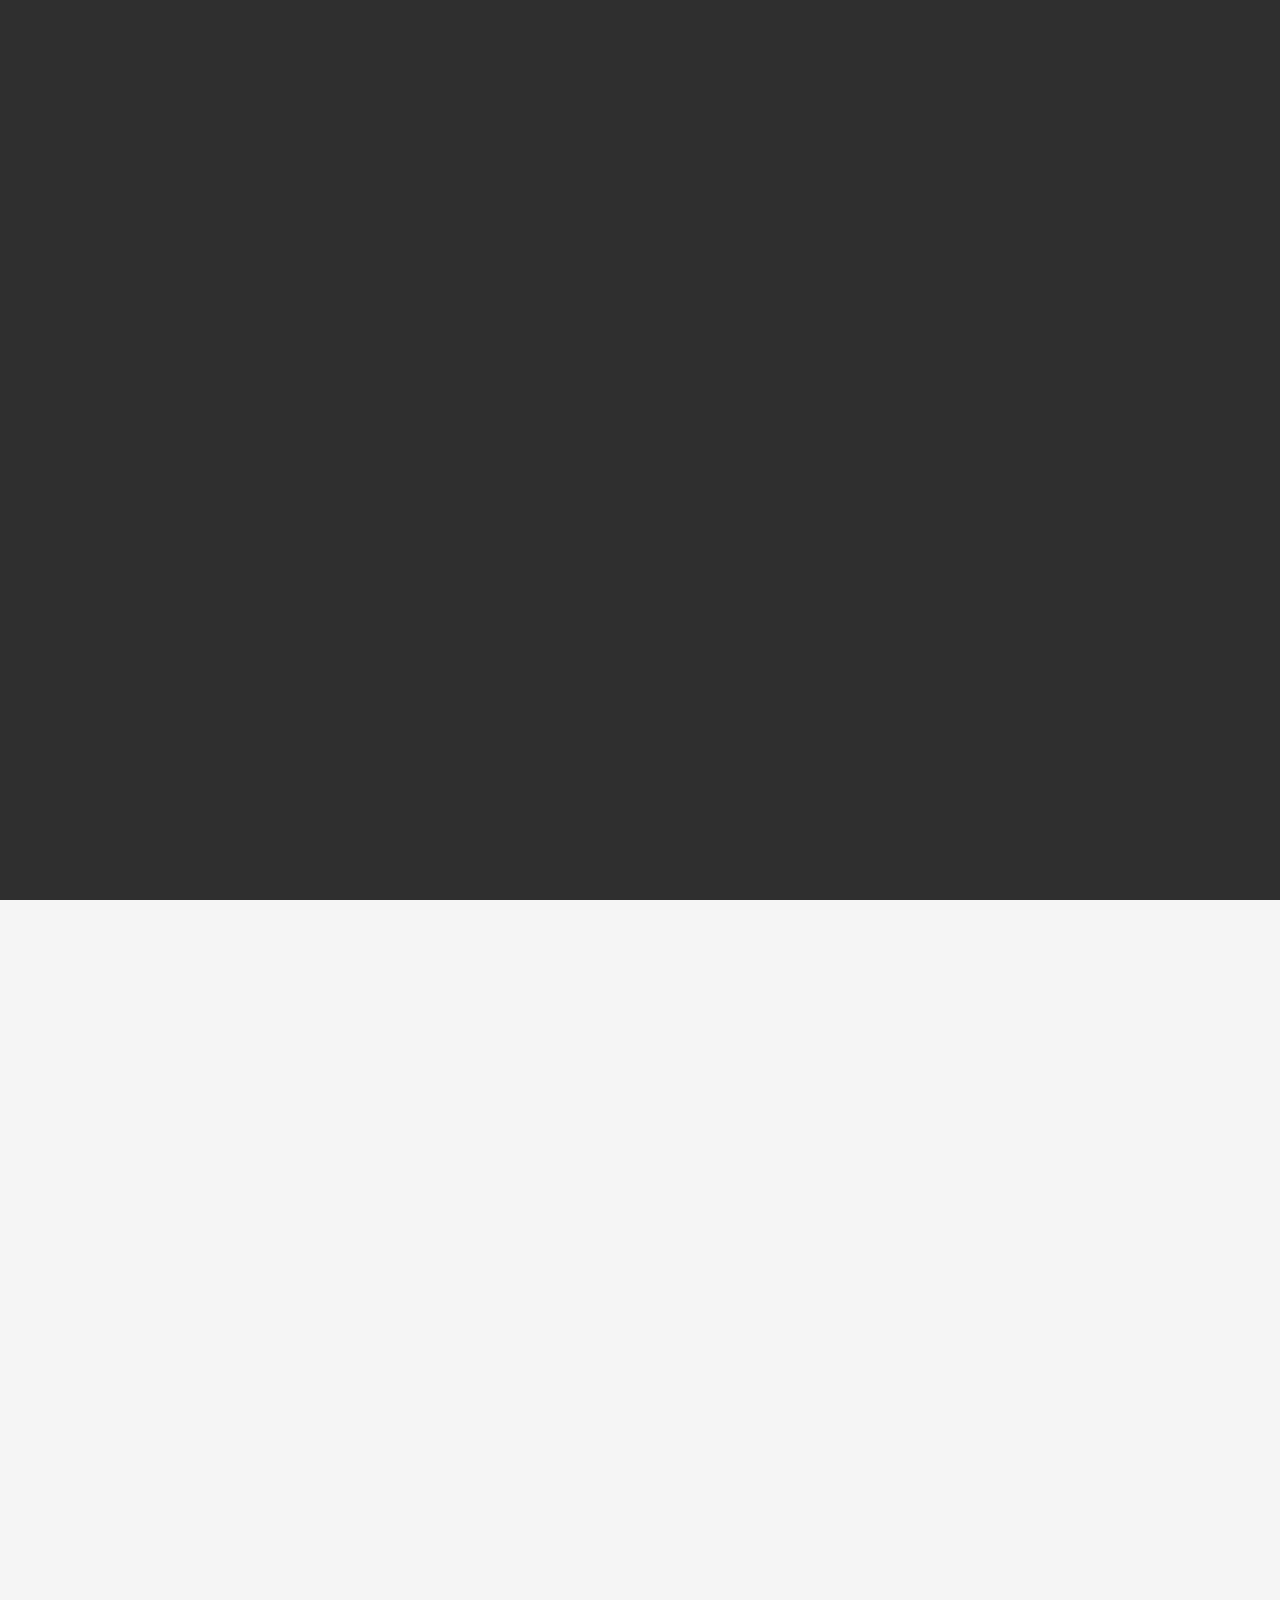
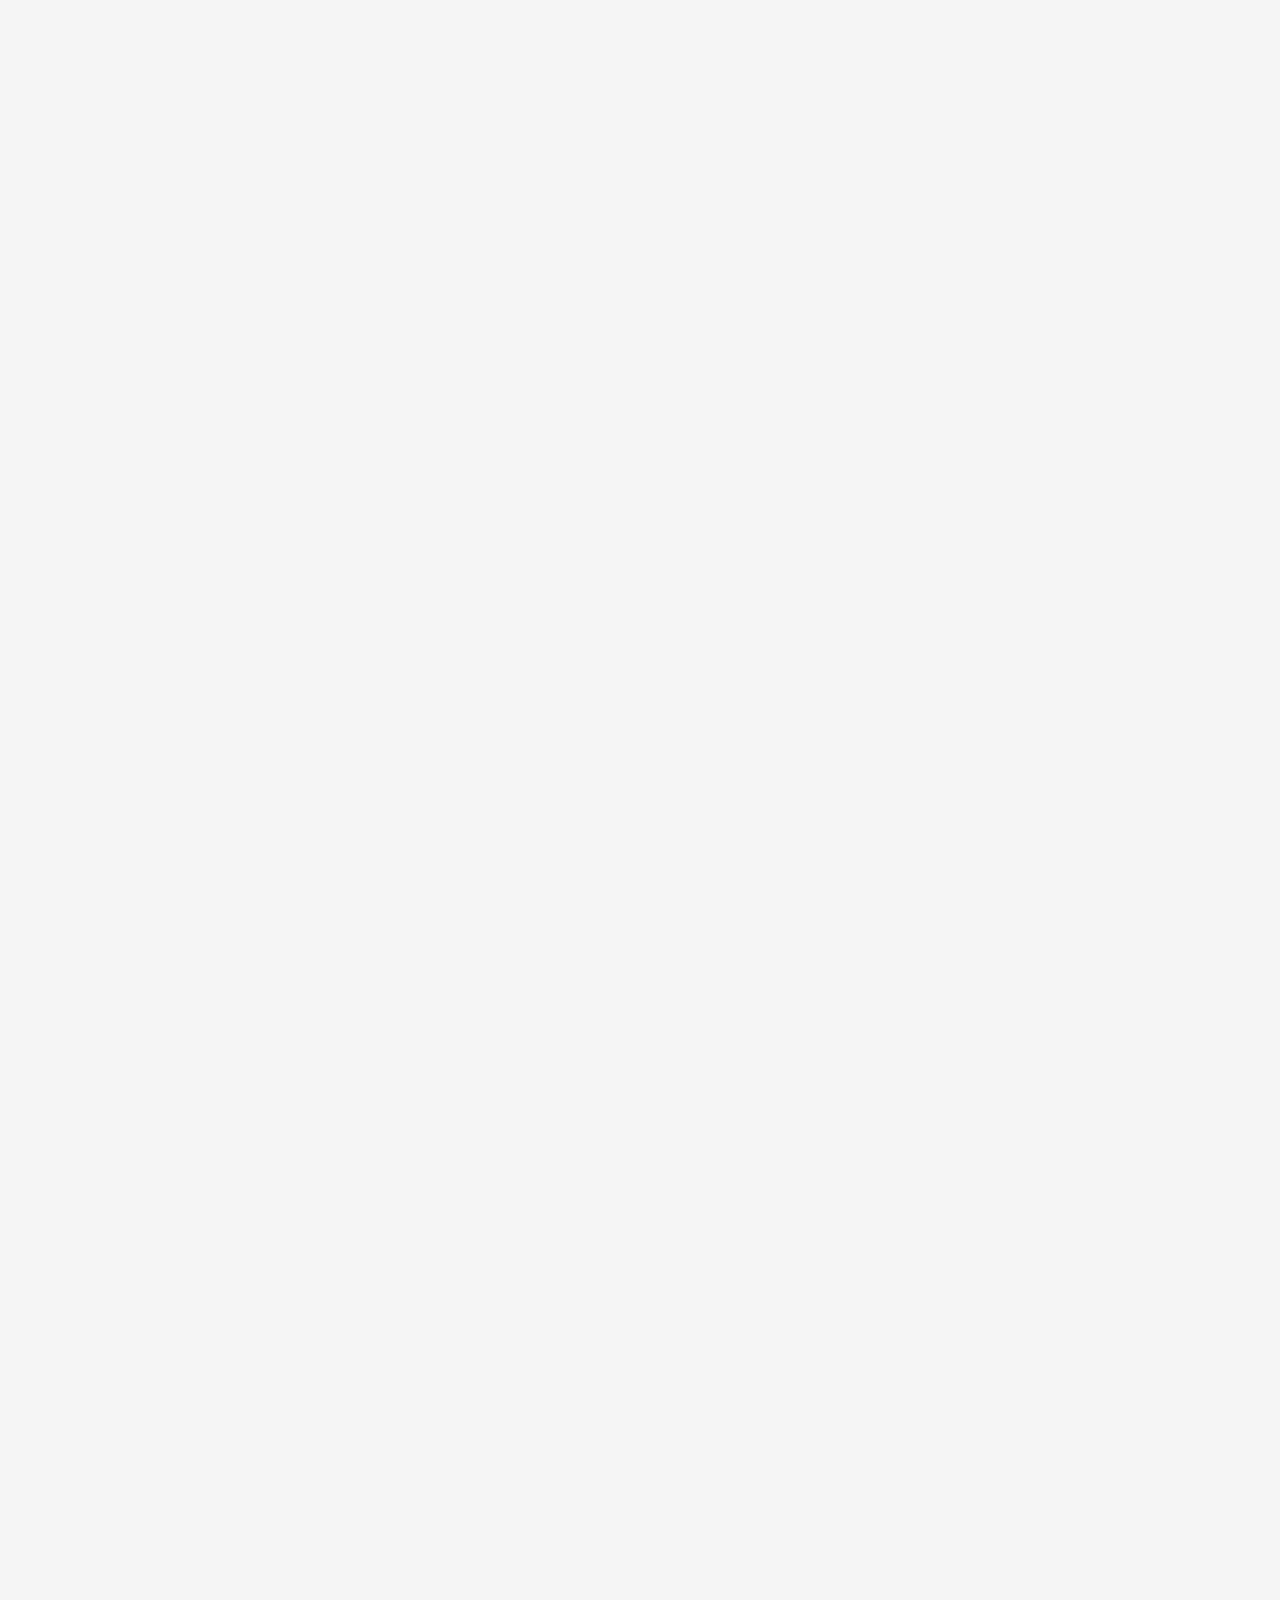
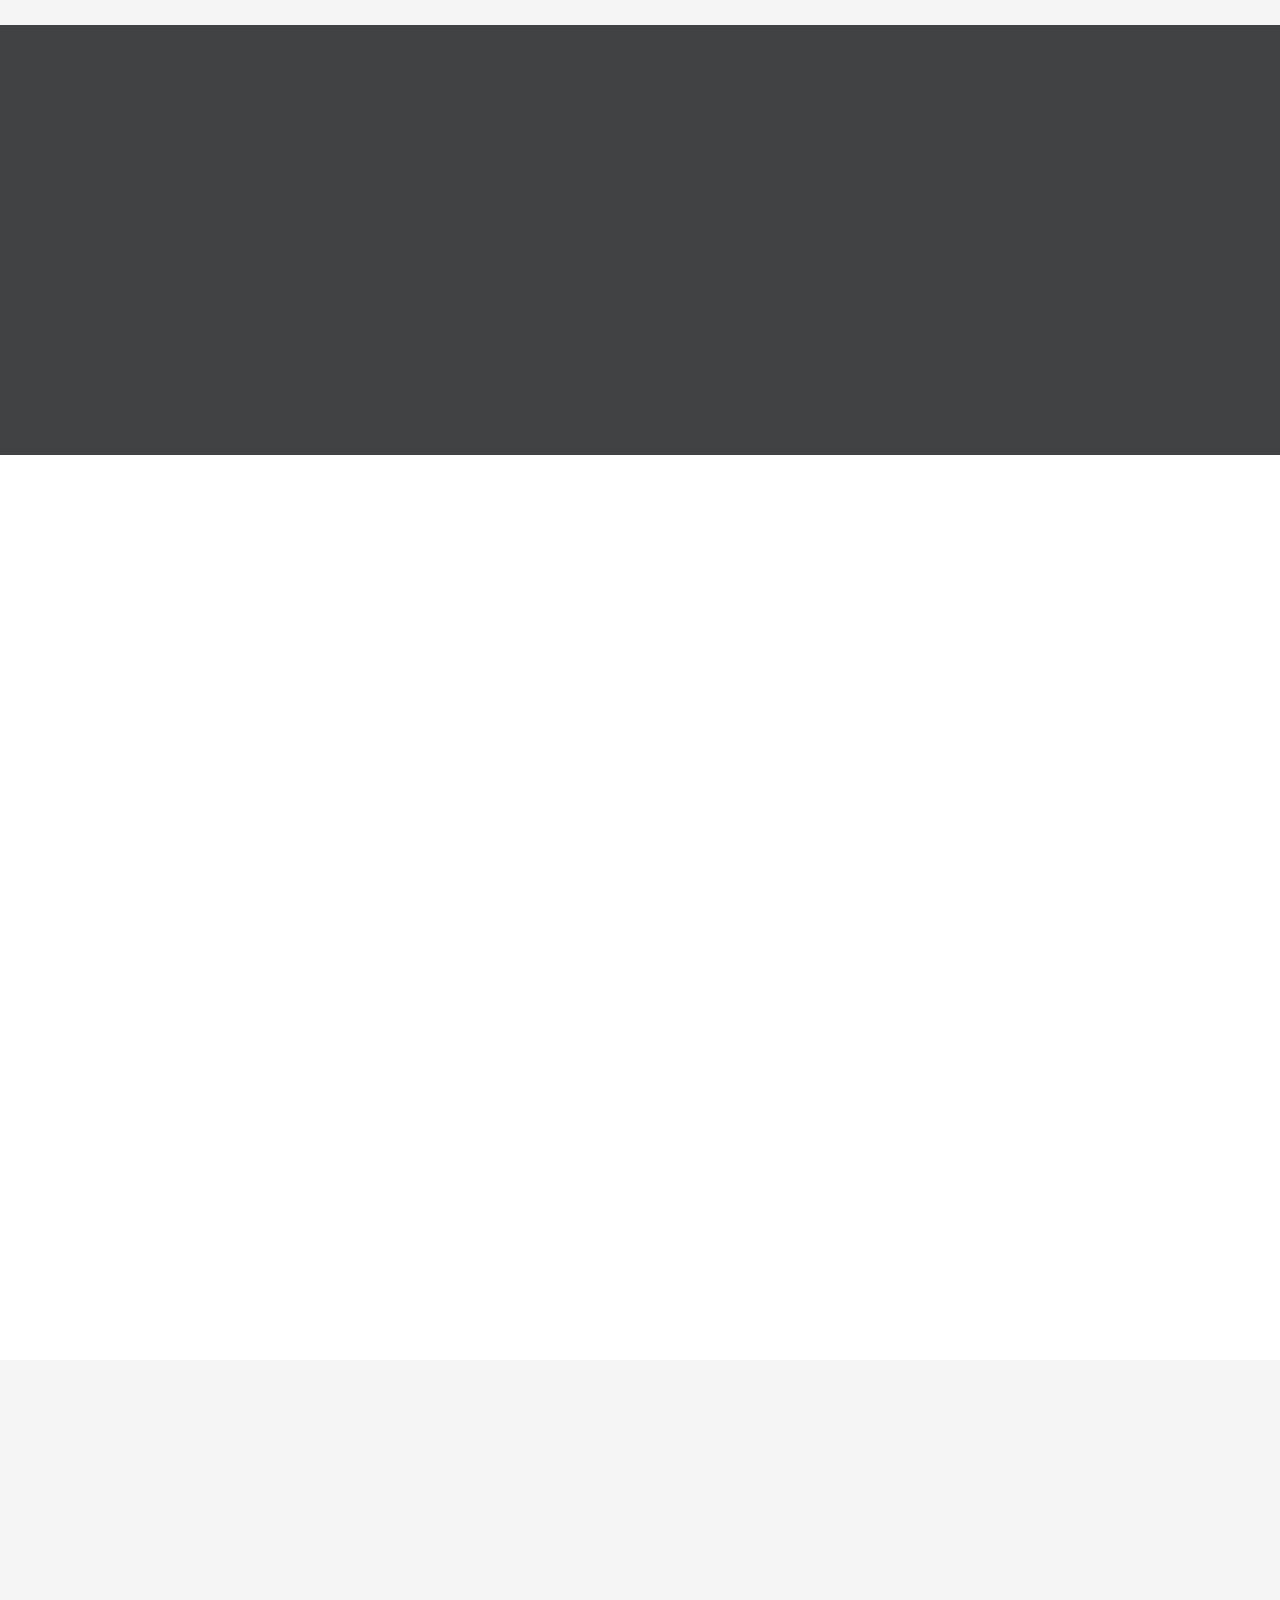
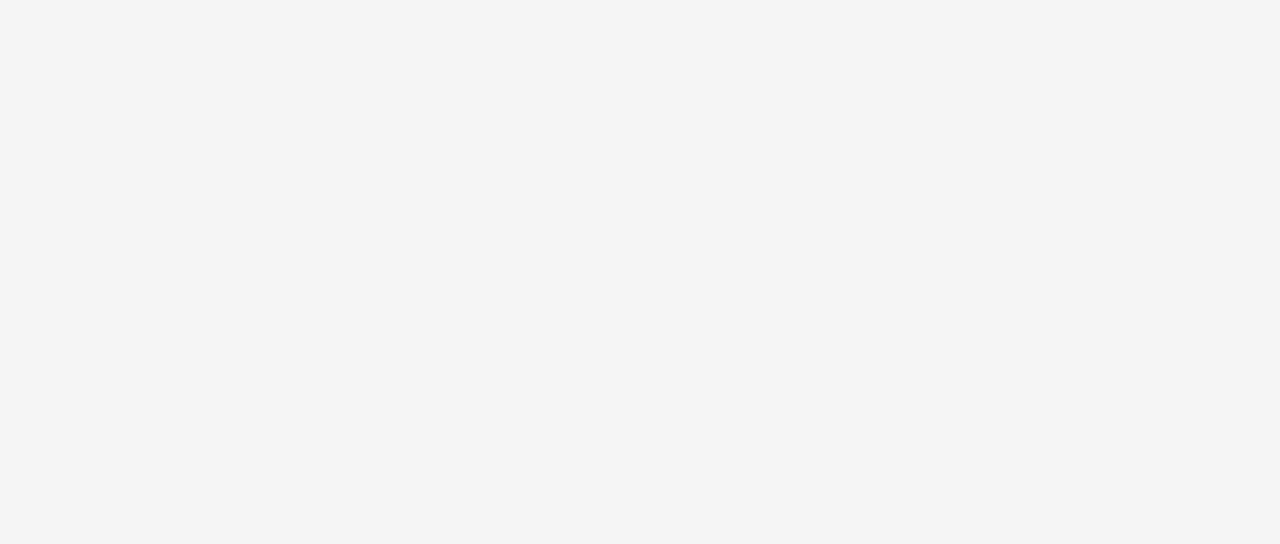
<file: portfolio.code/src/index.html>
<!DOCTYPE html>
<html lang="ja">
  <head>
    <meta charset="UTF-8" />
    <meta name="viewport" content="width=device-width, initial-scale=1.0" />
    <title>MISAKI | Portfolio</title>
    <meta
      name="description"
      content="お客様との対話を重ね、目的にあったWebサイトを、デザインからWeb制作までこなすMO/CHIのポートフォリオサイトです。"
    />
    <link rel="stylesheet" href="./css/reset.css" />
    <link rel="stylesheet" href="./css/common.css" />
    <link rel="stylesheet" href="./css/style.css" />
    <script src="./js/jquery-3.7.1.min.js"></script>
    <script src="https://cdn.jsdelivr.net/npm/gsap@3.12.5/dist/gsap.min.js"></script>
    <script src="./js/jquery.inview.min.js"></script>
    <script src="./js/script.js"></script>
    <!-- font -->
    <link rel="preconnect" href="https://fonts.googleapis.com" />
    <link rel="preconnect" href="https://fonts.gstatic.com" crossorigin />
    <link
      href="https://fonts.googleapis.com/css2?family=Radley&display=swap"
      rel="stylesheet"
    />
  </head>
  <body>
    <div class="load">
      <div id="load">
        <div>G</div>
        <div>N</div>
        <div>I</div>
        <div>D</div>
        <div>A</div>
        <div>O</div>
        <div>L</div>
      </div>
    </div>

    <header id="header" class="header">
      <div class="header-inner">
        <h1 class="pc">MISAKI</h1>
        <!-- hamburger -->
        <!-- 三本線 -->
        <div class="hamburger"><span></span></div>
        <nav class="header-nav">
          <ul class="nav-list head">
            <li class="nav-item head"><a href="./index.html">HOME</a></li>
            <li class="nav-item head">
              <a href="#about">ABOUT</a>
            </li>
            <li class="nav-item head">
              <a href="#works">WORKS</a>
            </li>
            <li class="nav-item head">
              <a href="./contact.html" class="contact-btn contactNav"
                >CONTACT</a
              >
            </li>
            <!-- おしても画面が切り替わらない、ハンバーガーが閉じない問題 -->
          </ul>
        </nav>
      </div>
    </header>

    <main>
      <div class="mv">
        <div class="mv-ttl">
          <div class="main-ttl-box js-box">
            <h2 class="main-ttl">MISAKI's PORTFOLIO</h2>
          </div>
          <!-- mv g-sap-->
          <div class="mvBox">
            <div class="container">
              <div class="rect-1 pc">
                <img src="img/monokuro05.jpg" alt="実績3" />
              </div>
              <div class="rect-2">
                <img src="img/monokuro04.jpg" alt="実績2" />
              </div>
              <div class="rect-3">
                <img src="img/monokuro03.jpg" alt="実績5" />
              </div>
              <div class="rect-4">
                <img src="img/monokuro00.jpg" alt="実績1" />
              </div>
              <div class="rect-5 pc">
                <img src="img/monokuro06.jpg" alt="実績4" />
              </div>
            </div>
          </div>
          <!--  -->
          <!-- mv-slider -->
          <!-- <div class="mv-img">
          <figure class="slider">
            <img src="img/monokuro00.jpg" alt="実績1" />
            <img src="img/monokuro04.jpg" alt="実績2" />
            <img src="img/monokuro05.jpg" alt="実績3" />
            <img src="img/monokuro06.jpg" alt="実績4" />
            <img src="img/monokuro03.jpg" alt="実績5" />
          </figure>
        </div> -->
          <!--  -->
          <p class="main-txt">CODING &amp; DESIGN</p>
        </div>
      </div>

      <section class="concept js-fade">
        <div class="back">
          <span></span>
        </div>
        <div class="concept-inner">
          <div class="concept-txt-box">
            <p class="concept-txt">
              お客様との対話を大事に、デザイン・サイト設計からコーディングまで対応しております。
            </p>
            <p class="concept-txt">
              本サイトはMISAKIのポートフォリオ（作品集）です。
              <span class="pc"
                >お客様からご了承をいただいた作品を掲載しております。</span
              >
              本サイトも作品の一部としてご覧いただければ幸いです。
            </p>
            <p class="contact-txt">
              お問い合わせやご相談は、 こちらより、承っております。
            </p>
            <a href="contact.html" class="contact-btn contact js-fade">
              CONTACT</a
            >
          </div>
        </div>
      </section>
      <div id="works">
        <div class="works-wrap js-fade-side">
          <ul class="works-list">
            <li class="works-item">
              <a href="./works/work-andhair.html">
                <img
                  src="img/&hair-mokku-01.jpg"
                  alt="&Hair様LP"
                  class="works-img"
                />
              </a>
            </li>
            <li class="works-item">
              <a href="./works/work-as.html">
                <img
                  src="img/ASpace-mokku.jpg"
                  alt="ASpace様LP"
                  class="works-img"
                />
              </a>
            </li>
            <li class="works-item">
              <a href="./works/work-dez.html">
                <img
                  src="img/dezastamobile-lp.jpg"
                  alt="デザスタmobile様LP"
                  class="works-img"
                />
              </a>
            </li>
            <li class="works-item">
              <a href="./works/work-work.html">
                <img
                  src="img/workers-mokku.jpg"
                  alt="WORKERS様LP"
                  class="works-img"
                />
              </a>
            </li>
            <li class="works-item">
              <a href="./works/work-tr.html">
                <img
                  src="img/trrrip-lp.jpg"
                  alt="TRRRRIP.様LP"
                  class="works-img"
                />
              </a>
            </li>

            <li class="works-item">
              <a href="./works/work-life.html">
                <img
                  src="img/life-mokk.jpg"
                  alt="Hair salon LIFE様LP"
                  class="works-img"
                />
              </a>
            </li>
            <li class="works-item">
              <a href="./works/work-mamayume.html">
                <img
                  src="img/mamayume-mokku-01.jpg"
                  alt="ママ夢ラジオ香川様チラシ"
                  class="works-img"
                />
              </a>
            </li>
          </ul>
        </div>
      </div>
      <section id="about">
        <div class="about-wrap js-fade-side">
          <div class="about-ttl-box">
            <h3 class="about-ttl">
              <span class="about-ttl-sub"> ABOUT </span>
              <br class="sp" />
              MISAKI
            </h3>
          </div>
          <div class="about-txt-box js-fade-side">
            <p>はじめまして。MISAKI と申します。</p>
            <p>
              普段は香川県で医療職として働いている、一児の母です。
              2023年からプログラミング、Webデザインを学んだのち、2024年よりフリーランスとして活動しています。
            </p>
            <p>好きなことは、寝ること、食べること、人と話すこと。</p>
            <p>
              お客様からの依頼を制作するだけでなく、ヒアリングを通して、
              本質となる部分をともに考えていくことで
              クオリティアップにつながればと思っています。
              ぜひ、お話をきかせてください。
            </p>
            <p>
              Design　Adobe（illustrator / Photoshop / Fresco）/ Figma / Canva
              <br />
              Coding　HTML / CSS / JavaScript / Wordpress / PHP
            </p>
          </div>
        </div>
      </section>
      <section class="service">
        <div class="service-wrap js-fade">
          <h3 class="service-ttl">SERVICE</h3>
          <div class="service-content">
            <ul class="service-content-list">
              <li class="service-item js-fade">
                <img
                  src="./img/direction.png"
                  alt="DIRECTION"
                  class="service-icon"
                />
                <p class="service-item-ttl">DIRECTION</p>
                <p class="service-txt">
                  制作ではデザインに入る前の事前の準備が特に重要になります。何が必要で何が必要でないのかを判断し、費用対効果の高いWebサイトを作るために、お客様の要望をヒアリングし、効果的なプランを作成して土台作りを行います。
                </p>
              </li>
              <li class="service-item js-fade">
                <img src="./img/design.png" alt="DESIGN" class="service-icon" />
                <p class="service-item-ttl">DESIGN</p>
                <p class="service-txt">
                  ヒアリングに基づいたプランに沿って、お客様にとって最適なデザインを作成いたします。人の使うものであることを常に意識して、使う人が迷わない、目的を達成できるデザインを心がけています。
                </p>
              </li>
              <li class="service-item js-fade">
                <img src="./img/coding.png" alt="CODING" class="service-icon" />
                <p class="service-item-ttl">CODING</p>
                <p class="service-txt">
                  スマートフォンサイト、Wordpressを使用した更新性の高いサイト、Javascriptを使用した動きのあるサイトなど、様々なサイトのコーディングを行っております。デザインの意図を理解し、動きや効果を適切に使用することで仕上がりは大きく変わります。
                </p>
              </li>
            </ul>
          </div>
        </div>
      </section>
    </main>
    <footer id="footer" class="js-fade">
      <div class="footer-contact main">
        <div class="footer-contact-txt">
          <p>お問い合わせ、ご相談は <br />こちらから</p>
          <a href="./contact.html" class="contact-btn Footer">CONTACT</a>
        </div>
      </div>
      <div class="footer-inner">
        <div class="footer-content">
          <h1 class="logo">MISAKI</h1>
          <p class="footer-txt">
            うどんの美味しい香川県でウェブ制作をしています。
            <br />
            ご感想、お仕事のご依頼は、お問い合わせよりお気軽にお送りください。
            <br />
            お見積もりや相談のみも可能です。
          </p>
          <p class="skill">
            DESIGN　Adobe( Photoshop / illustrator / Fresco ) / Figma / Canva
            <br />
            CODING　HTML / CSS / JavaScript / jQuery /Wordpress / PHP
          </p>
        </div>
        <div class="footer-list">
          <nav class="footer-nav">
            <ul class="nav-list Footer">
              <li class="nav-item Footer"><a href="#header">HOME</a></li>
              <li class="nav-item Footer"><a href="#about">ABOUT</a></li>
              <li class="nav-item Footer"><a href="#works">WORKS</a></li>
            </ul>
          </nav>
        </div>
      </div>
      <p class="footer-copy">&copy; all writing by misaki</p>
    </footer>
  </body>
</html>
</file>
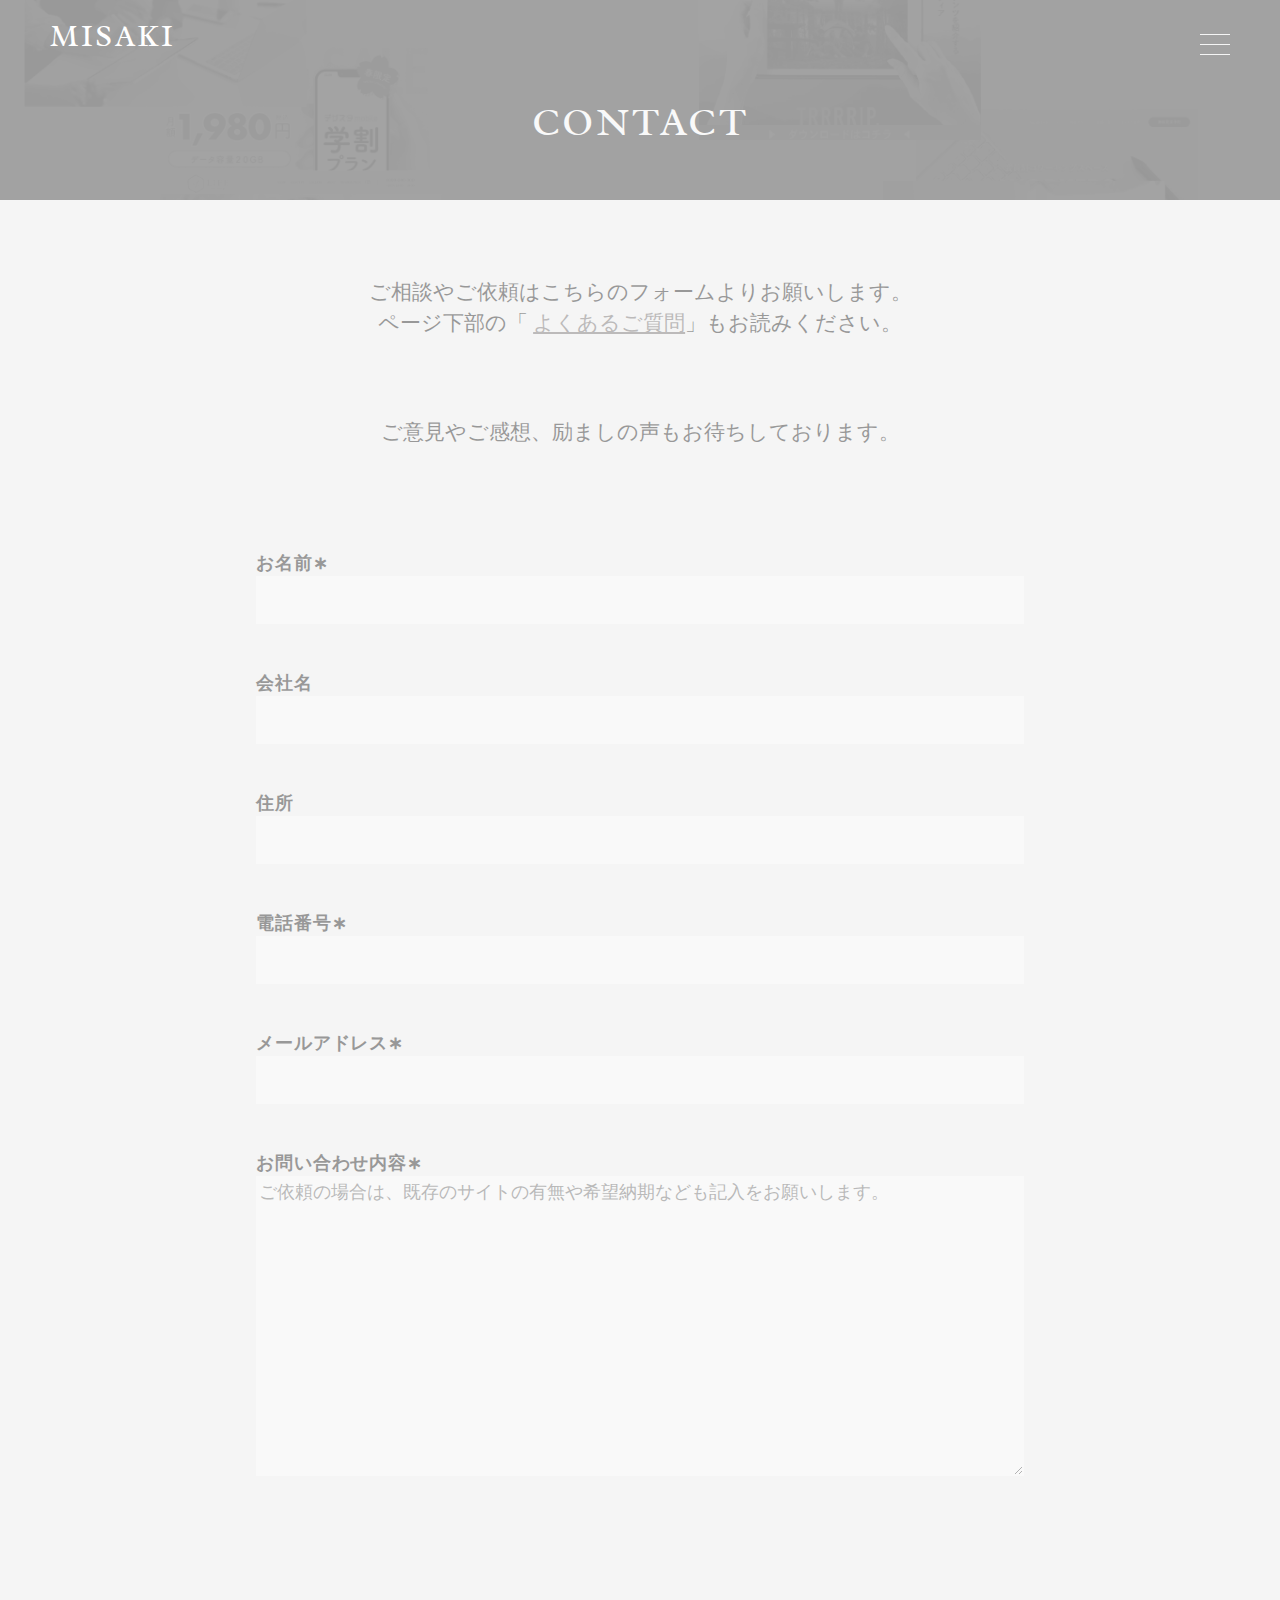
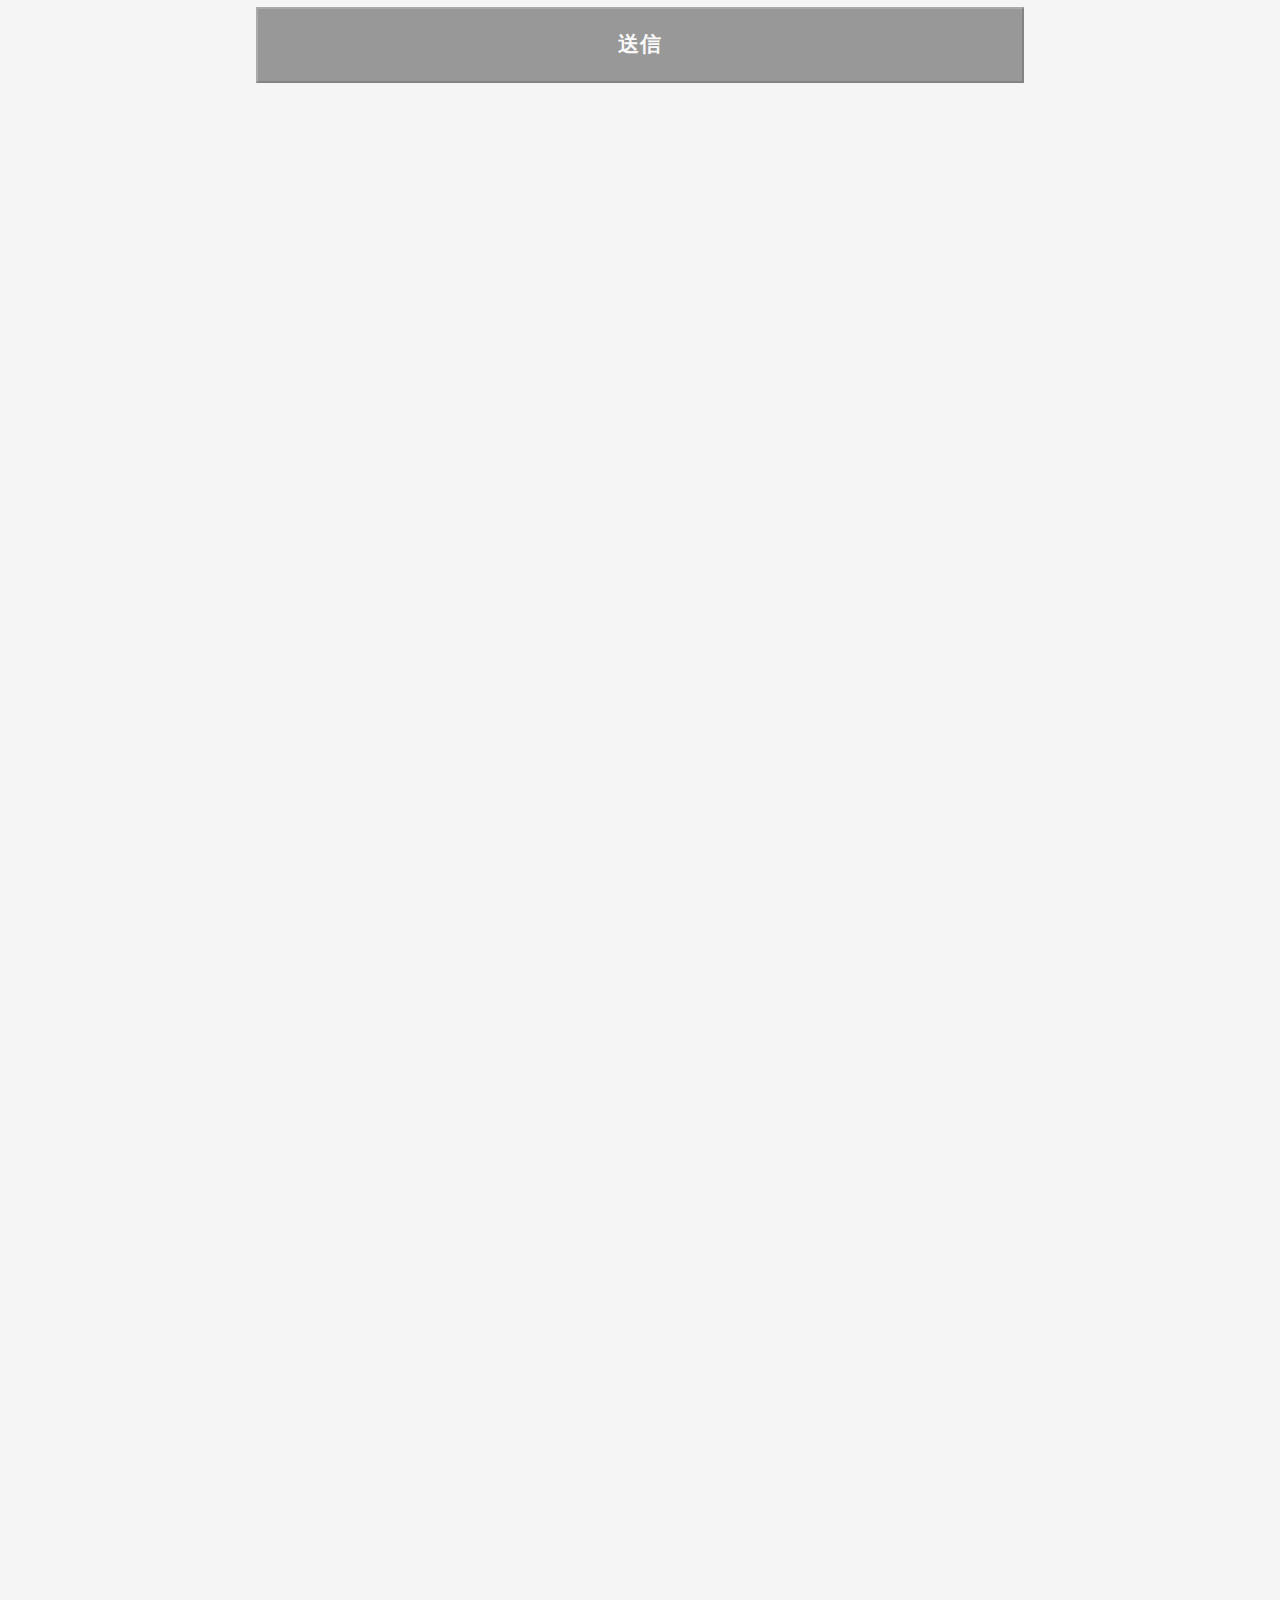
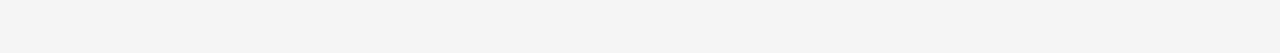
<file: portfolio.code/src/contact.html>
<!DOCTYPE html>
<html lang="ja">
  <head>
    <meta charset="UTF-8" />
    <meta name="viewport" content="width=device-width, initial-scale=1.0" />
    <title>MISAKI | CONTACT</title>
    <meta
      name="description"
      content="お客様との対話を重ね、目的にあったWebサイトを、デザインからWeb制作までこなすMO/CHIのポートフォリオサイトです。"
    />
    <link rel="stylesheet" href="./css/reset.css" />
    <link rel="stylesheet" href="./css/common.css" />
    <link rel="stylesheet" href="./css/style.css" />
    <script src="./js/jquery-3.7.1.min.js"></script>
    <script src="./js/script.js"></script>
    <!-- font -->
    <link rel="preconnect" href="https://fonts.googleapis.com" />
    <link rel="preconnect" href="https://fonts.gstatic.com" crossorigin />
    <link
      href="https://fonts.googleapis.com/css2?family=Radley&display=swap"
      rel="stylesheet"
    />
  </head>
  <body>
    <header id="header">
      <div class="header-inner Logo">
        <h1 class="logo contact"><a href="./index.html">MISAKI</a></h1>
        <!-- hamburgerメニュー -->
        <!-- 三本線 -->
        <div class="hamburger other"><span></span></div>
        <nav class="header-nav">
          <ul class="nav-list head">
            <li class="nav-item head"><a href="./index.html">HOME</a></li>
            <li class="nav-item head">
              <a href="./index.html#about">ABOUT</a>
            </li>
            <li class="nav-item head">
              <a href="./index.html#works">WORKS</a>
            </li>
            <li class="nav-item head">
              <a href="./contact.html" class="contact-btn contactNav"
                >CONTACT</a
              >
            </li>
          </ul>
        </nav>
      </div>
    </header>

    <main>
      <div class="page-kv js-box">
        <div class="back other">
          <span></span>
        </div>
        <div class="page-inner">
          <h2 class="page-ttl">CONTACT</h2>
        </div>
      </div>
      <div class="contact-wrap js-box">
        <p class="contact-txt__contact">
          ご相談やご依頼はこちらのフォームよりお願いします。
          <br />ページ下部の「
          <span class="answer"><a href="#answer">よくあるご質問</a></span
          >」もお読みください。
        </p>
        <p class="contact-txt__contact">
          ご意見やご感想、励ましの声もお待ちしております。
        </p>
      </div>
      <!-- contact form -->
      <form
        action="https://docs.google.com/forms/u/0/d/e/1FAIpQLScxvUft_CEx9mCT-zz9i-0LMQIEPwVSvgrSoKGtppczkVhMYQ/formResponse"
        method="POST"
        target="hidden_iframe"
        onsubmit="submitted=true;"
      >
        <div class="form js-box">
          <div class="form-item">
            <label class="form-item-label">お名前&lowast;</label>
            <input
              name="entry.2005620554"
              type="text"
              class="form-item-input"
              required="required"
            />
          </div>
          <div class="form-item">
            <label class="form-item-label">会社名</label>
            <input
              name="entry.1045781291"
              type="text"
              class="form-item-input"
            />
          </div>
          <div class="form-item">
            <label class="form-item-label">住所</label>
            <input
              name="entry.1065046570"
              type="text"
              class="form-item-input"
            />
          </div>
          <div class="form-item">
            <label class="form-item-label">電話番号&lowast;</label>
            <input
              name="entry.1166974658"
              type="text"
              class="form-item-input"
            />
          </div>
          <div class="form-item">
            <label class="form-item-label">メールアドレス&lowast;</label>
            <input
              name="entry.839337160"
              type="email"
              class="form-item-input"
            />
          </div>
          <div class="form-item">
            <label class="form-item-label isMsg"
              >お問い合わせ内容&lowast;</label
            >
            <textarea
              name="entry.2018473845"
              class="form-item-textarea"
              placeholder="ご依頼の場合は、既存のサイトの有無や希望納期なども記入をお願いします。"
            ></textarea>
          </div>
          <input type="submit" class="form-btn" value="送信" />
        </div>
        <!--  -->
      </form>
      <script type="text/javascript">
        let submitted = false;
      </script>
      <iframe
        name="hidden_iframe"
        id="hidden_iframe"
        style="display: none"
        onload="if(submitted){window.location='thanks.html';}"
      >
      </iframe>
      <div id="answer" class="answer-wrap js-fade-side">
        <h3 class="answer-ttl">よくあるご質問</h3>
        <div class="answer-content">
          <ul class="answer-list">
            <li class="answer-accordion">
              <div class="accordion_header">
                <span class="answer-icon">Q.</span
                >コーディングのみ、またはデザインのみの依頼は可能ですか？
              </div>
              <div class="accordion_inner">
                <div class="answer-box">
                  <p class="answer-txt">
                    <span class="answer-icon">A.</span
                    >一部の作業だけでも是非ご相談ください。ご依頼内容に応じてお見積もりいたします。
                  </p>
                </div>
              </div>
            </li>
            <li class="answer-accordion">
              <div class="accordion_header">
                <span class="answer-icon">Q.</span>
                デザインを依頼した際、オリジナルデータも納品してほしい。
              </div>
              <div class="accordion_inner">
                <div class="answer-box">
                  <p class="answer-txt">
                    <span class="answer-icon">A.</span>
                    PSDなど制作時のオリジナルデータの納品は原則お断りしています。ただし目的や内容によっては対応できる場合もありますので事前にご相談ください。
                  </p>
                </div>
              </div>
            </li>
            <li class="answer-accordion">
              <div class="accordion_header">
                <span class="answer-icon"> Q. </span>
                依頼の際に準備するものはありますか？
              </div>
              <div class="accordion_inner">
                <div class="answer-box">
                  <p class="answer-txt">
                    <span class="answer-icon">A.</span>
                    下記を準備、確認していただけると作業がスムーズになります。
                  </p>
                  <p class="answer-txt in">
                    １．ご依頼内容の詳細
                    <br />
                    （新規サイト制作・リニューアル・デザインのみ・コーディングのみ）
                    <br />
                    ２．作成が必要なボリューム（ページ数）
                    <br />
                    ３．ご希望のデザイン
                    <br />
                    （参考にしたいサイト、PinterestのURL、ターゲットが近い雑誌名など）
                    <br />
                    ４．ご希望の納期や公開日
                    <br />
                    ５．ご予算
                    <br />
                    ６．原稿や素材の準備状況
                    <br />
                    （ページ内のテキスト原稿、ロゴや写真などの画像データ）
                    <br />
                    ７．ドメインとサーバーの取得状況
                    <br />
                    ８．制作についてご不安な点や現在お困りの点
                    <br />
                  </p>
                  <p class="answer-txt in">
                    わからないことが多いと思いますので、まずご連絡いただき、相談していただいて構いません。
                  </p>
                </div>
              </div>
            </li>
          </ul>
        </div>
      </div>
    </main>

    <footer id="footer" class="js-fade">
      <div class="footer-contact main">
        <div class="footer-contact-txt">
          <p>お問い合わせ、ご相談は <br />こちらから</p>
          <a href="./contact.html" class="contact-btn Footer">CONTACT</a>
        </div>
      </div>
      <div class="footer-inner">
        <div class="footer-content">
          <h1 class="logo">MISAKI</h1>
          <p class="footer-txt">
            うどんの美味しい香川県でウェブ制作をしています。
            <br />
            ご感想、お仕事のご依頼は、お問い合わせよりお気軽にお送りください。
            <br />
            お見積もりや相談のみも可能です。
          </p>
          <p class="skill">
            DESIGN　Adobe( Photoshop / illustrator / Fresco ) / Figma / Canva
            <br />
            CODING　HTML / CSS / JavaScript / jQuery /Wordpress / PHP
          </p>
        </div>
        <div class="footer-list">
          <nav class="footer-nav">
            <ul class="nav-list Footer">
              <li class="nav-item Footer"><a href="./index.html">HOME</a></li>
              <li class="nav-item Footer">
                <a href="./index.html#about">ABOUT</a>
              </li>
              <li class="nav-item Footer">
                <a href="./index.html#works">WORKS</a>
              </li>
            </ul>
          </nav>
        </div>
      </div>
      <p class="footer-copy">&copy; all writing by misaki</p>
    </footer>
  </body>
</html>
</file>
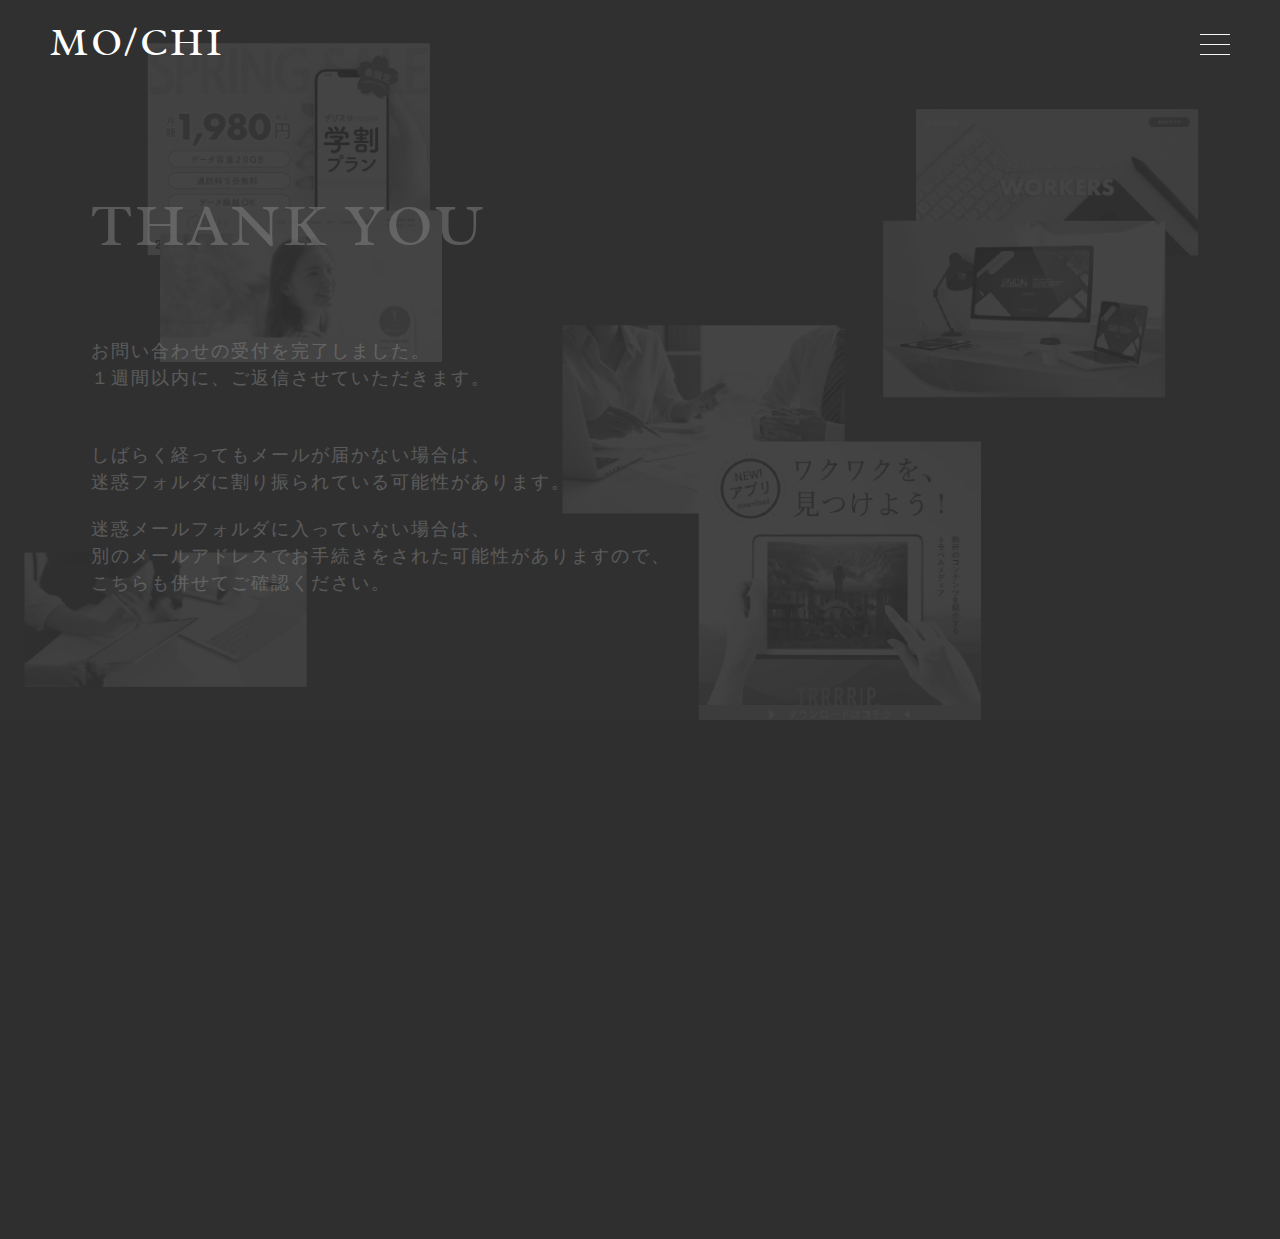
<file: portfolio.code/src/thanks.html>
<!DOCTYPE html>
<html lang="ja">
  <head>
    <meta charset="UTF-8" />
    <meta name="viewport" content="width=device-width, initial-scale=1.0" />
    <title>MO/CHI | THANKS PAGE</title>
    <meta
      name="description"
      content="お客様との対話を重ね、目的にあったWebサイトを、デザインからWeb制作までこなすMO/CHIのポートフォリオサイトです。"
    />
    <link rel="stylesheet" href="./css/reset.css" />
    <link rel="stylesheet" href="./css/common.css" />
    <link rel="stylesheet" href="./css/style.css" />
    <script src="./js/jquery-3.7.1.min.js"></script>
    <script src="./js/script.js"></script>
    <!-- thanks page遷移 -->
    <script type="text/javaScript">
      let submitted = false;
    </script>
    <iframe
      name="hidden_iframe"
      id="hidden_iframe"
      style="display: none"
      onload="if(submitted){window.location='thanks.html';}"
    ></iframe>
    <!-- font -->
    <link rel="preconnect" href="https://fonts.googleapis.com" />
    <link rel="preconnect" href="https://fonts.gstatic.com" crossorigin />
    <link
      href="https://fonts.googleapis.com/css2?family=Radley&display=swap"
      rel="stylesheet"
    />
  </head>
  <body>
    <header id="header">
      <div class="header-inner Logo">
        <h1 class="logo"><a href="index.html">MO/CHI</a></h1>
        <!-- ハンバーガー -->
        <!-- 三本線 -->
        <div class="hamburger other"><span></span></div>
        <nav class="header-nav">
          <ul class="nav-list head">
            <li class="nav-item head"><a href="./index.html">HOME</a></li>
            <li class="nav-item head">
              <a href="./index.html#about">ABOUT</a>
            </li>
            <li class="nav-item head">
              <a href="./index.html#works">WORKS</a>
            </li>
            <li class="nav-item head">
              <a href="./contact.html" class="contact-btn contactNav"
                >CONTACT</a
              >
            </li>
          </ul>
        </nav>
      </div>
    </header>

    <main class="thanks">
      <div class="thanks-wrapper js-box">
        <div class="back thanks-page">
          <span></span>
        </div>
        <div class="page-inner thanks-page">
          <form
            action="https://docs.google.com/forms/u/0/d/e/1FAIpQLScxvUft_CEx9mCT-zz9i-0LMQIEPwVSvgrSoKGtppczkVhMYQ/formResponse"
            method="post"
            target="hidden_iframe"
            onsubmit="submitted=true;"
          >
            <section class="thanks-wrap js-box">
              <h3 class="thanks-ttl">THANK YOU</h3>
              <p class="thanks-txt top">
                お問い合わせの受付を完了しました。
                <br />１週間以内に、ご返信させていただきます。
              </p>
              <p class="thanks-txt">
                しばらく経ってもメールが届かない場合は、
                <br />迷惑フォルダに割り振られている可能性があります。
              </p>
              <p class="thanks-txt p">
                迷惑メールフォルダに入っていない場合は、
                <br />別のメールアドレスでお手続きをされた可能性がありますので、
                <br />こちらも併せてご確認ください。
              </p>
            </section>
          </form>
        </div>
      </div>
      <footer id="footer" class="js-fade-side">
        <div class="footer-inner thank">
          <div class="footer-content">
            <h1 class="logo">MO/CHI</h1>
            <p class="footer-txt">
              うどんの美味しい香川県でウェブ制作をしています。
              <br />
              ご感想、お仕事のご依頼は、お問い合わせよりお気軽にお送りください。
              <br />
              お見積もりや相談のみも可能です。
            </p>
            <p class="skill">
              DESIGN　Adobe( Photoshop / illustrator / Fresco ) / Figma / Canva
              <br />
              CODING　HTML / CSS / JavaScript / jQuery /Wordpress / PHP
            </p>
          </div>
          <div class="footer-list">
            <nav class="footer-nav">
              <ul class="nav-list Footer">
                <li class="nav-item Footer">
                  <a href="./index.html">HOME</a>
                </li>
                <li class="nav-item Footer">
                  <a href="./index.html#about">ABOUT</a>
                </li>
                <li class="nav-item Footer">
                  <a href="./index.html#works">WORKS</a>
                </li>
              </ul>
            </nav>
          </div>
        </div>
        <p class="footer-copy">&copy; all writing by mo/chi</p>
      </footer>
    </main>
  </body>
</html>
</file>
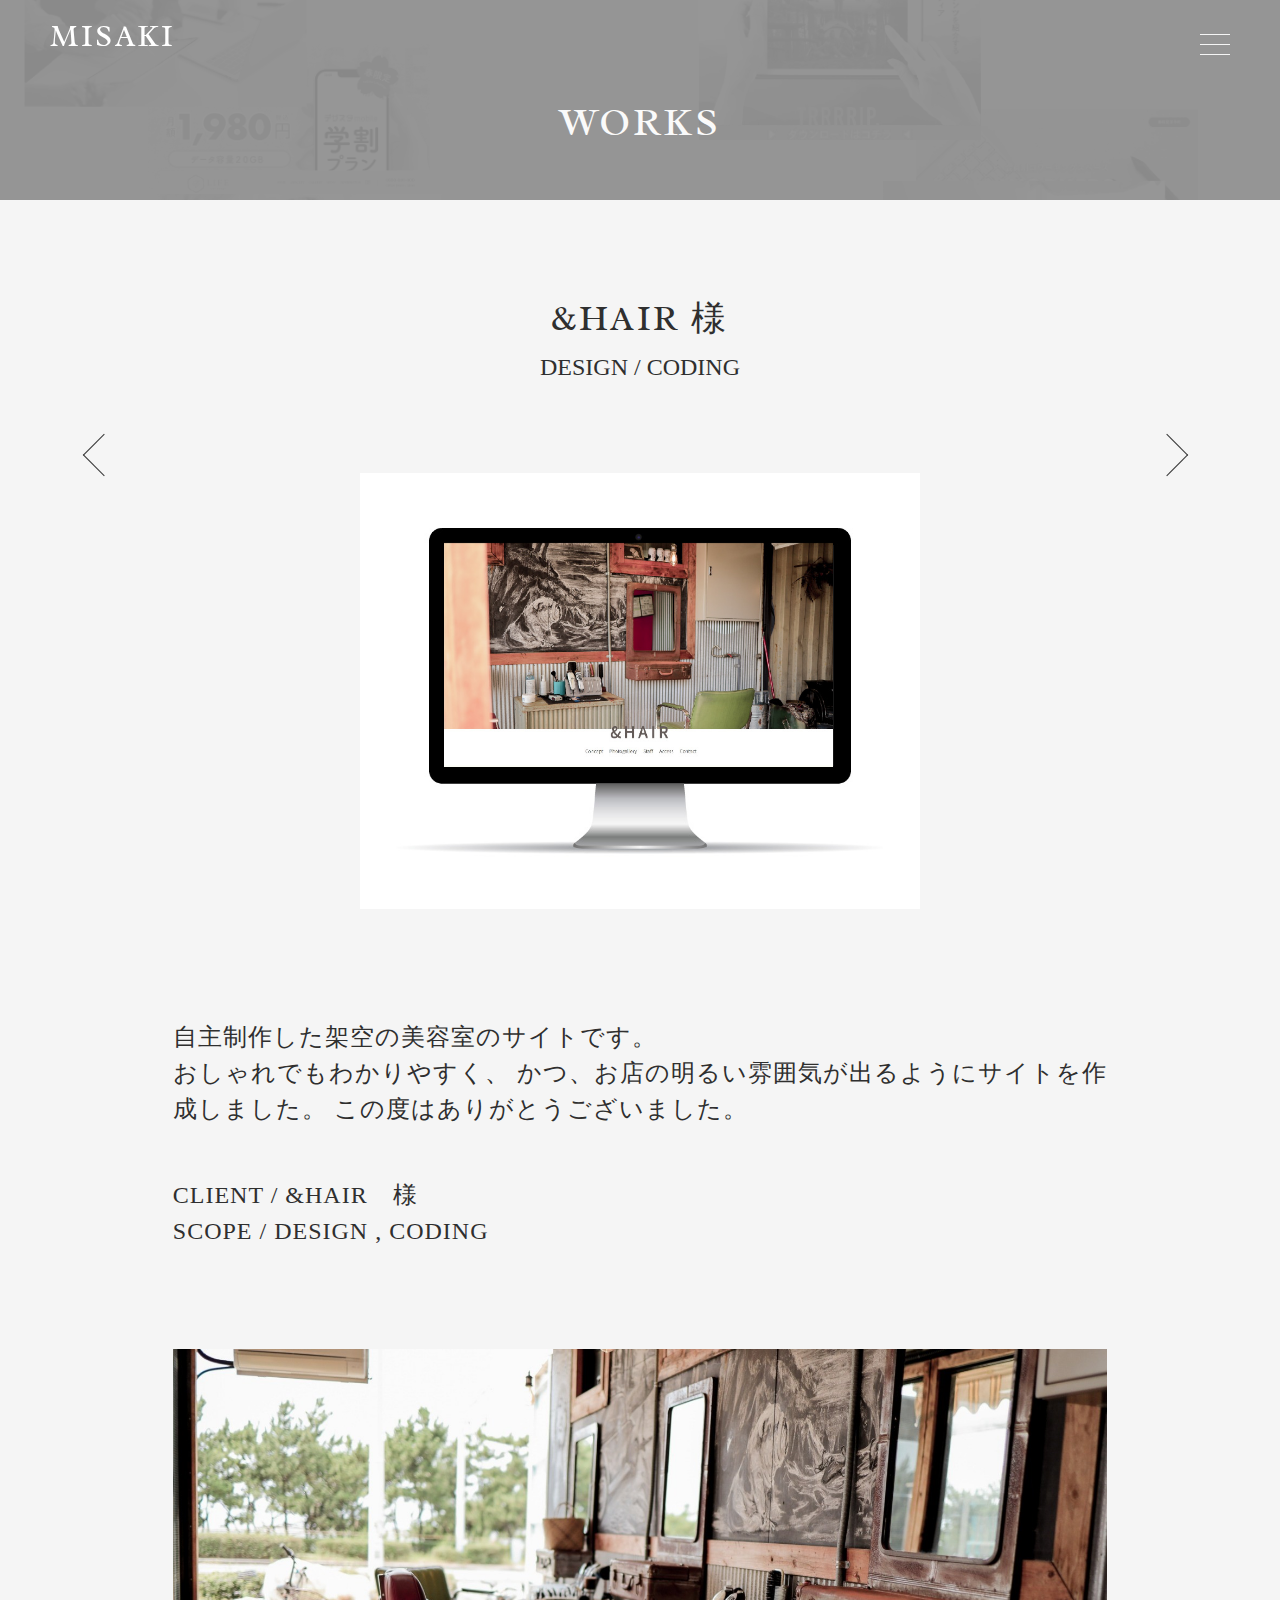
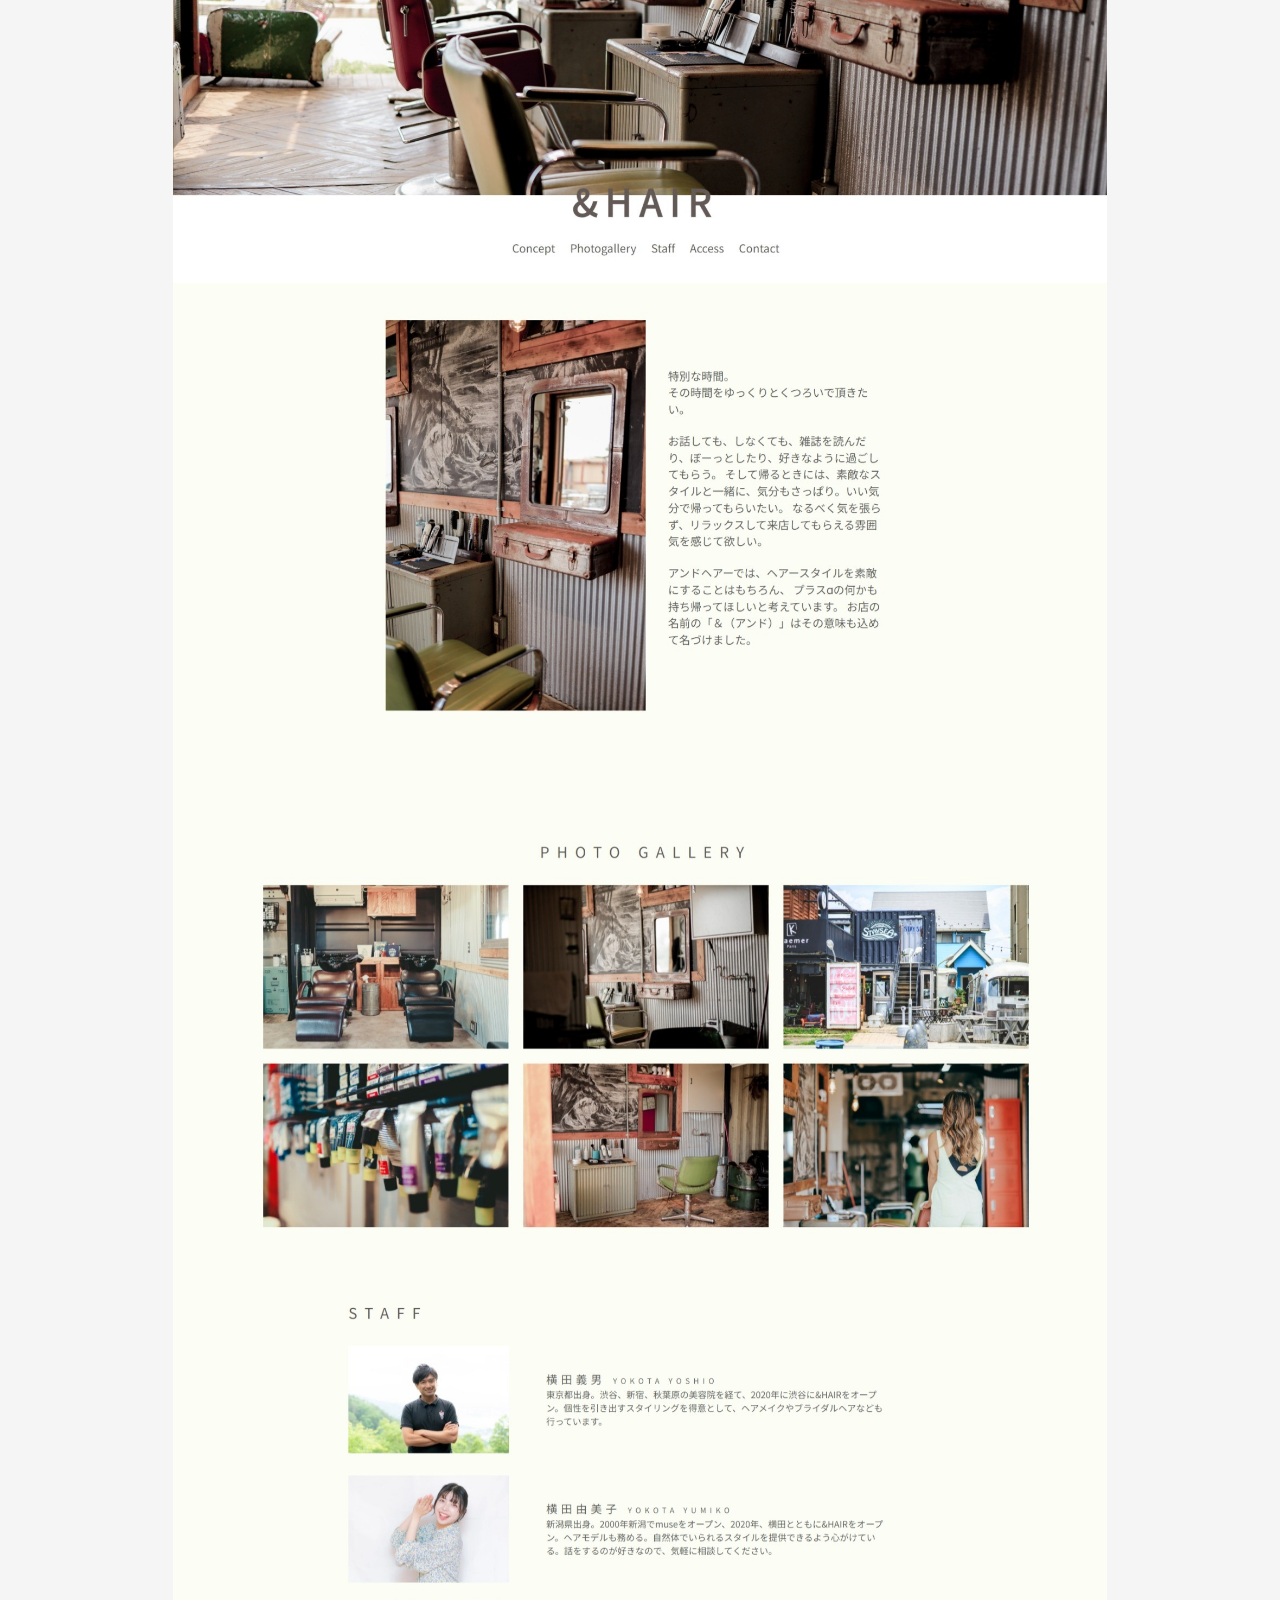
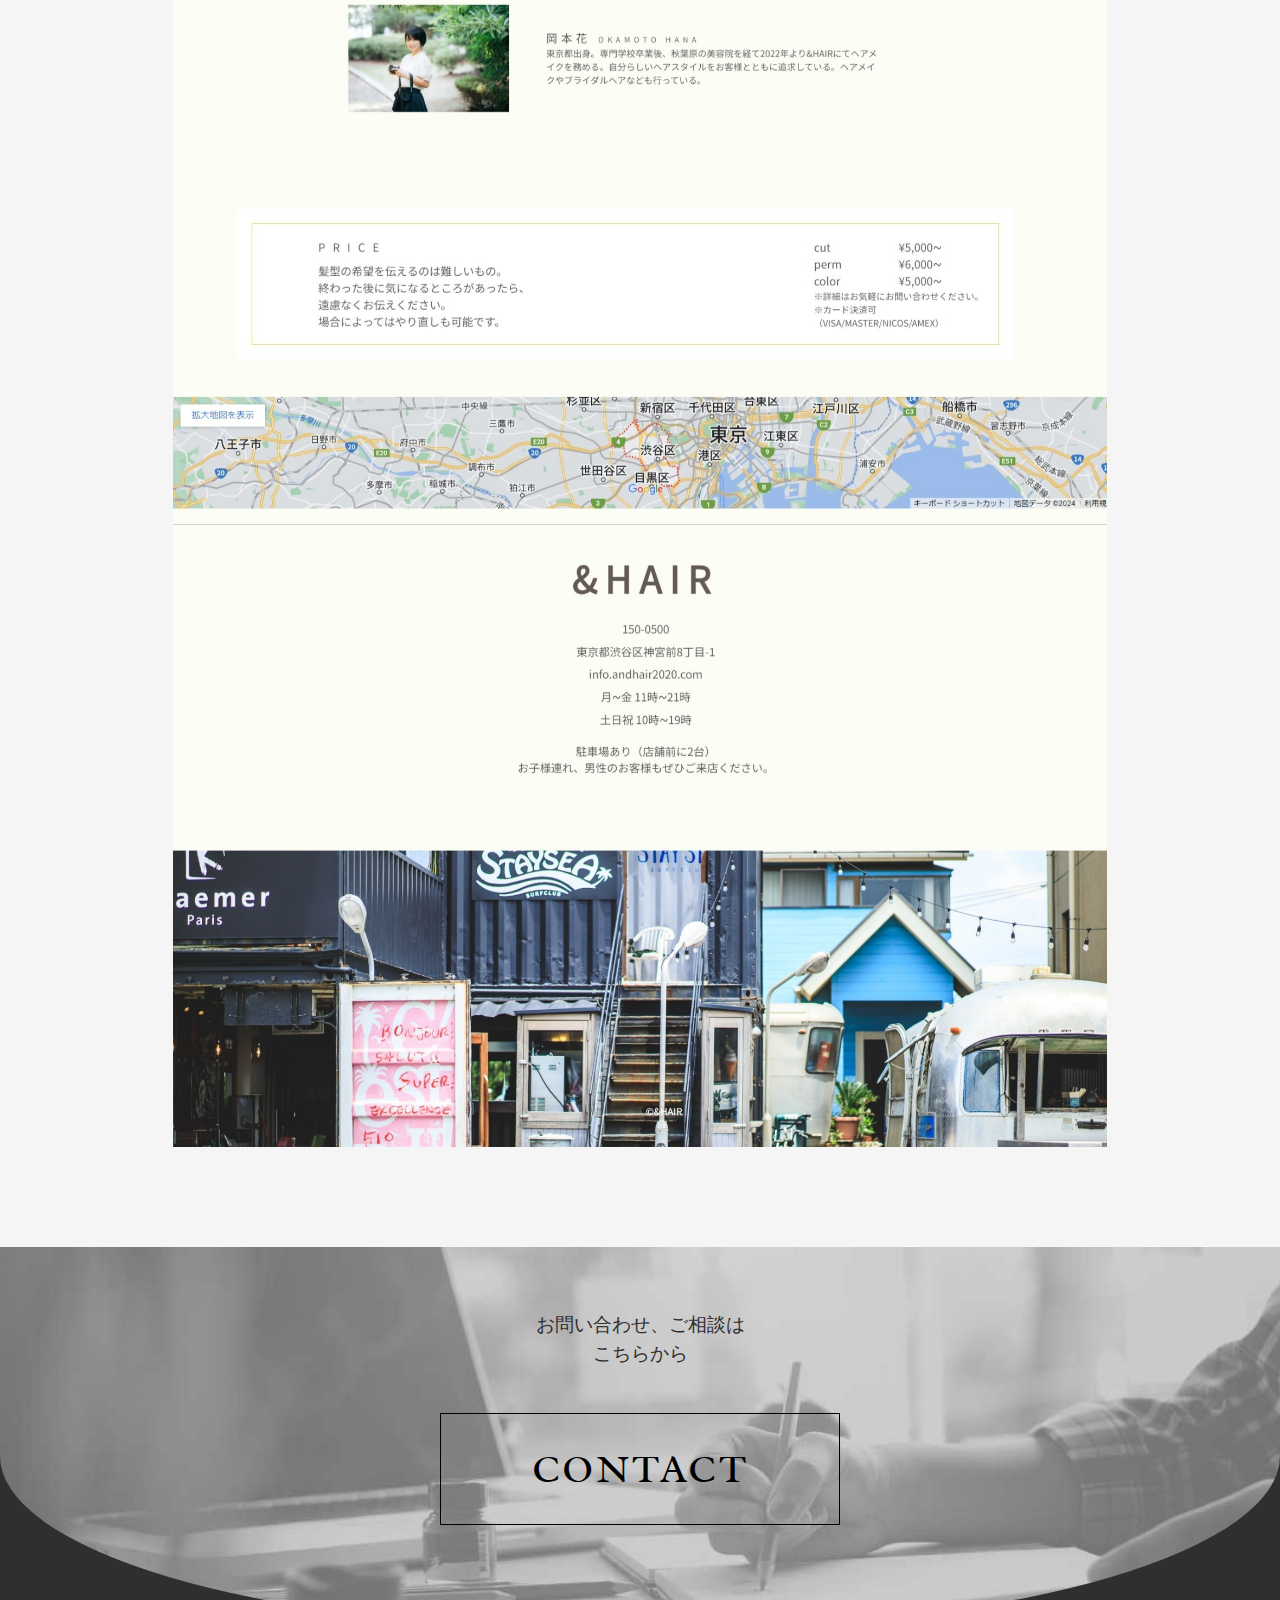
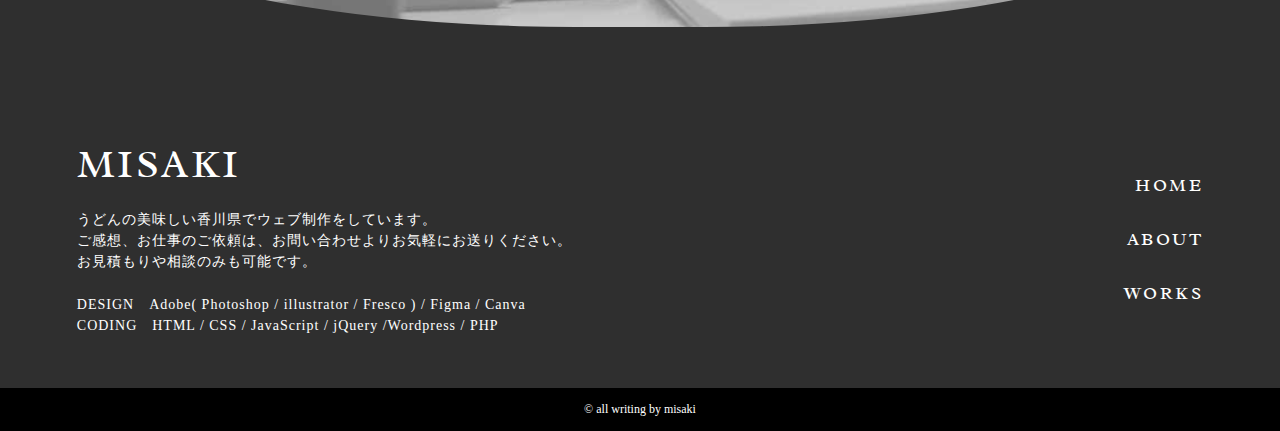
<file: portfolio.code/src/works/work-andhair.html>
<!DOCTYPE html>
<html lang="ja">
  <head>
    <meta charset="UTF-8" />
    <meta name="viewport" content="width=device-width, initial-scale=1.0" />
    <title>MISAKI | Works | &HAIR 様</title>
    <meta
      name="description"
      content="お客様との対話を重ね、目的にあったWebサイトを、デザインからWeb制作までこなすMO/CHIのポートフォリオサイトです。"
    />
    <link rel="stylesheet" href="../css/reset.css" />
    <link rel="stylesheet" href="../css/common.css" />
    <link rel="stylesheet" href="../css/style.css" />
    <script src="../js/jquery-3.7.1.min.js"></script>
    <script src="../js/script.js"></script>
    <!-- font -->
    <link rel="preconnect" href="https://fonts.googleapis.com" />
    <link rel="preconnect" href="https://fonts.gstatic.com" crossorigin />
    <link
      href="https://fonts.googleapis.com/css2?family=Radley&display=swap"
      rel="stylesheet"
    />
  </head>
  <body>
    <header id="header">
      <div class="header-inner Logo">
        <h1 class="logo contact"><a href="../index.html">MISAKI</a></h1>
        <!-- hamburgerメニュー -->
        <!-- 三本線 -->
        <div class="hamburger other"><span></span></div>
        <nav class="header-nav">
          <ul class="nav-list head">
            <li class="nav-item head"><a href="../index.html">HOME</a></li>
            <li class="nav-item head">
              <a href="../index.html#about">ABOUT</a>
            </li>
            <li class="nav-item head">
              <a href="../index.html#works">WORKS</a>
            </li>
            <li class="nav-item head">
              <a href="../contact.html" class="contact-btn contactNav"
                >CONTACT</a
              >
            </li>
          </ul>
        </nav>
      </div>
    </header>
    <main>
      <div class="page-kv js-box">
        <div class="back other">
          <span></span>
        </div>
        <div class="page-inner">
          <h2 class="page-ttl">WORKS</h2>
        </div>
      </div>
      <div class="pointer">
        <a href="work-life.html"><div class="past"></div></a>
        <a href="work-as.html"><div class="next"></div></a>
      </div>
      <section class="works-content-wrap">
        <h3 class="works-ttl">&HAIR 様</h3>
        <p class="works-ttl-sub">DESIGN / CODING</p>
        <img
          src="../img/&HAIR-mokku.jpg"
          alt="&HAIR様LP"
          class="works-page-img"
        />
        <div class="works-txt-wrap">
          <p class="works-txt">
            自主制作した架空の美容室のサイトです。
            <br />おしゃれでもわかりやすく、
            かつ、お店の明るい雰囲気が出るようにサイトを作成しました。
            この度はありがとうございました。
          </p>
          <p class="pic">
            CLIENT / &HAIR　様
            <br />SCOPE / DESIGN , CODING
          </p>
          <div class="site-view">
            <img
              src="../img/&HAIR-pc.jpeg"
              alt="&HAIR様LP"
              class="works-pc-img one"
            />
          </div>
        </div>
      </section>
    </main>
    <footer id="footer">
      <div class="footer-contact main">
        <div class="footer-contact-txt">
          <p>お問い合わせ、ご相談は <br />こちらから</p>
          <a href="../contact.html" class="contact-btn Footer">CONTACT</a>
        </div>
      </div>
      <div class="footer-inner">
        <div class="footer-content">
          <h1 class="logo">MISAKI</h1>
          <p class="footer-txt">
            うどんの美味しい香川県でウェブ制作をしています。
            <br />
            ご感想、お仕事のご依頼は、お問い合わせよりお気軽にお送りください。
            <br />
            お見積もりや相談のみも可能です。
          </p>
          <p class="skill">
            DESIGN　Adobe( Photoshop / illustrator / Fresco ) / Figma / Canva
            <br />
            CODING　HTML / CSS / JavaScript / jQuery /Wordpress / PHP
          </p>
        </div>
        <div class="footer-list">
          <nav class="footer-nav">
            <ul class="nav-list Footer">
              <li class="nav-item Footer">
                <a href="../index.html">HOME</a>
              </li>
              <li class="nav-item Footer">
                <a href="../index.html#about">ABOUT</a>
              </li>
              <li class="nav-item Footer">
                <a href="../index.html#works">WORKS</a>
              </li>
            </ul>
          </nav>
        </div>
      </div>
      <p class="footer-copy">&copy; all writing by misaki</p>
    </footer>
  </body>
</html>
</file>
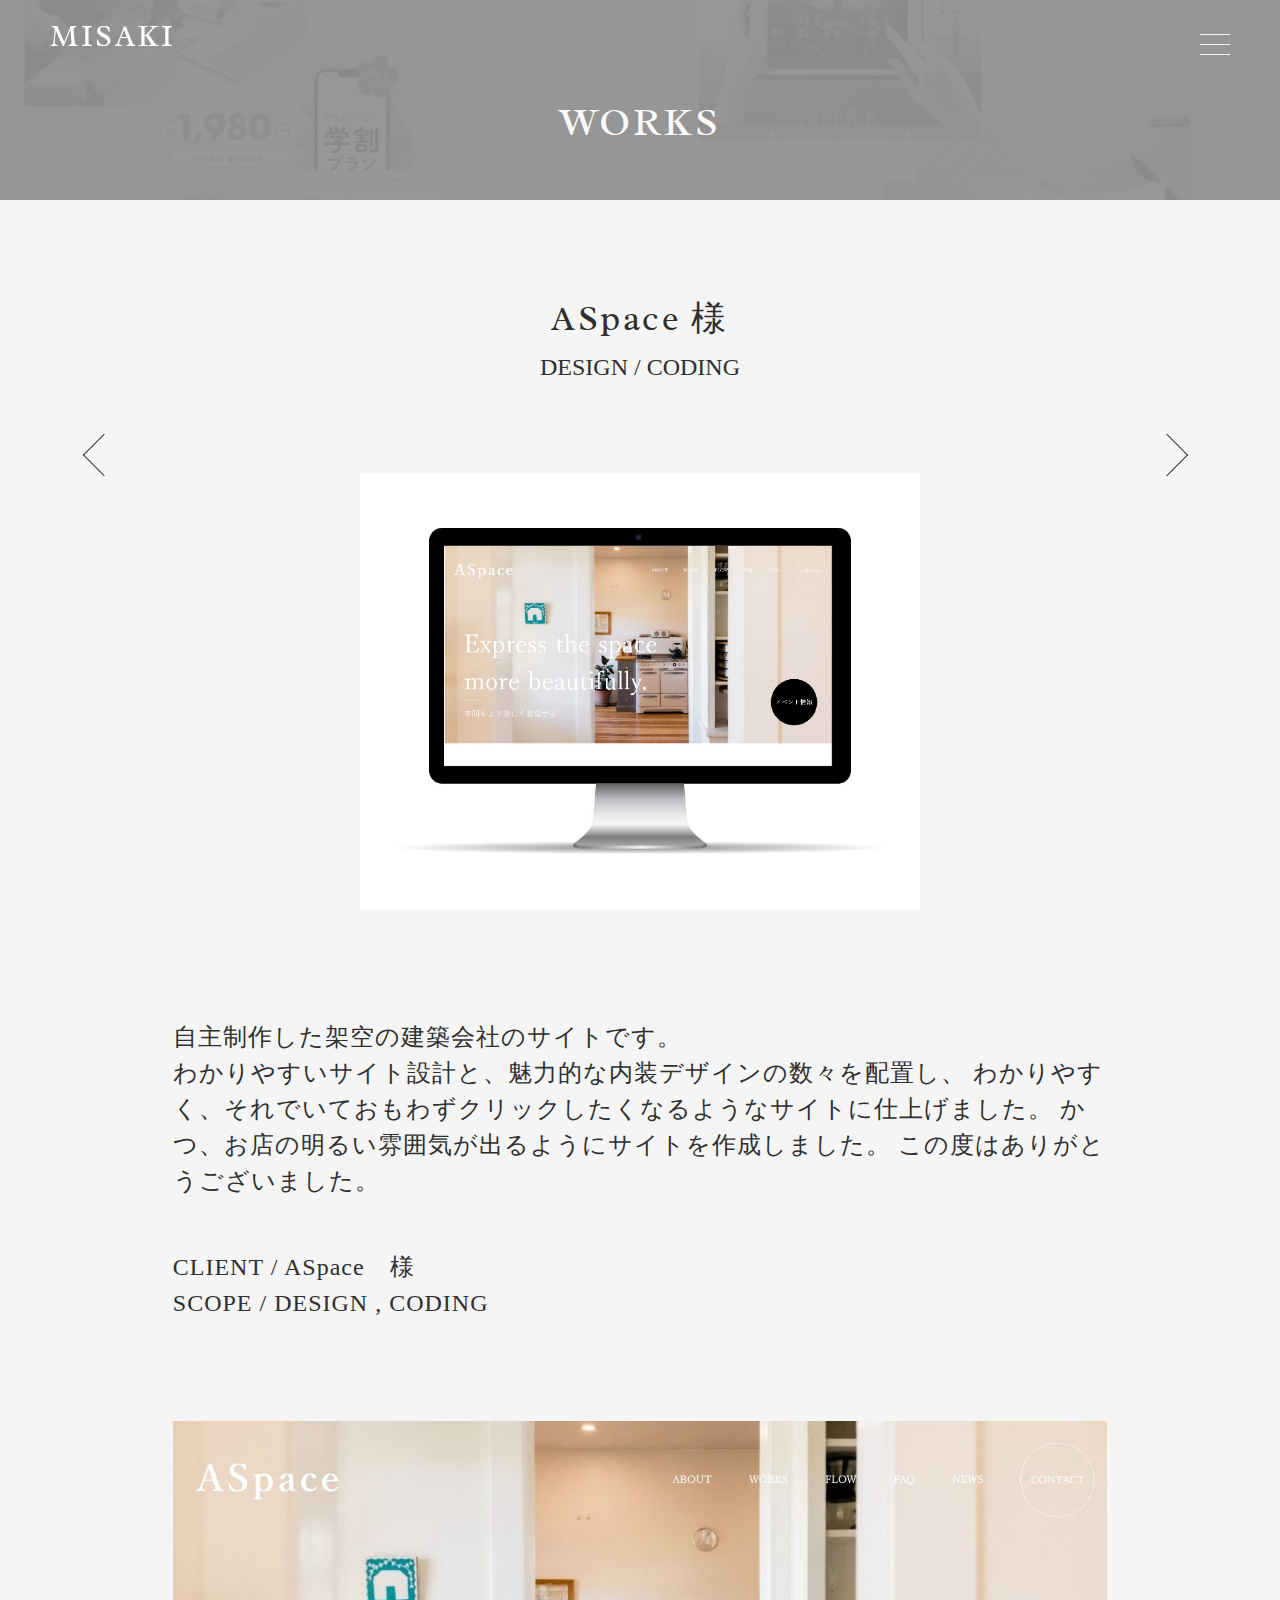
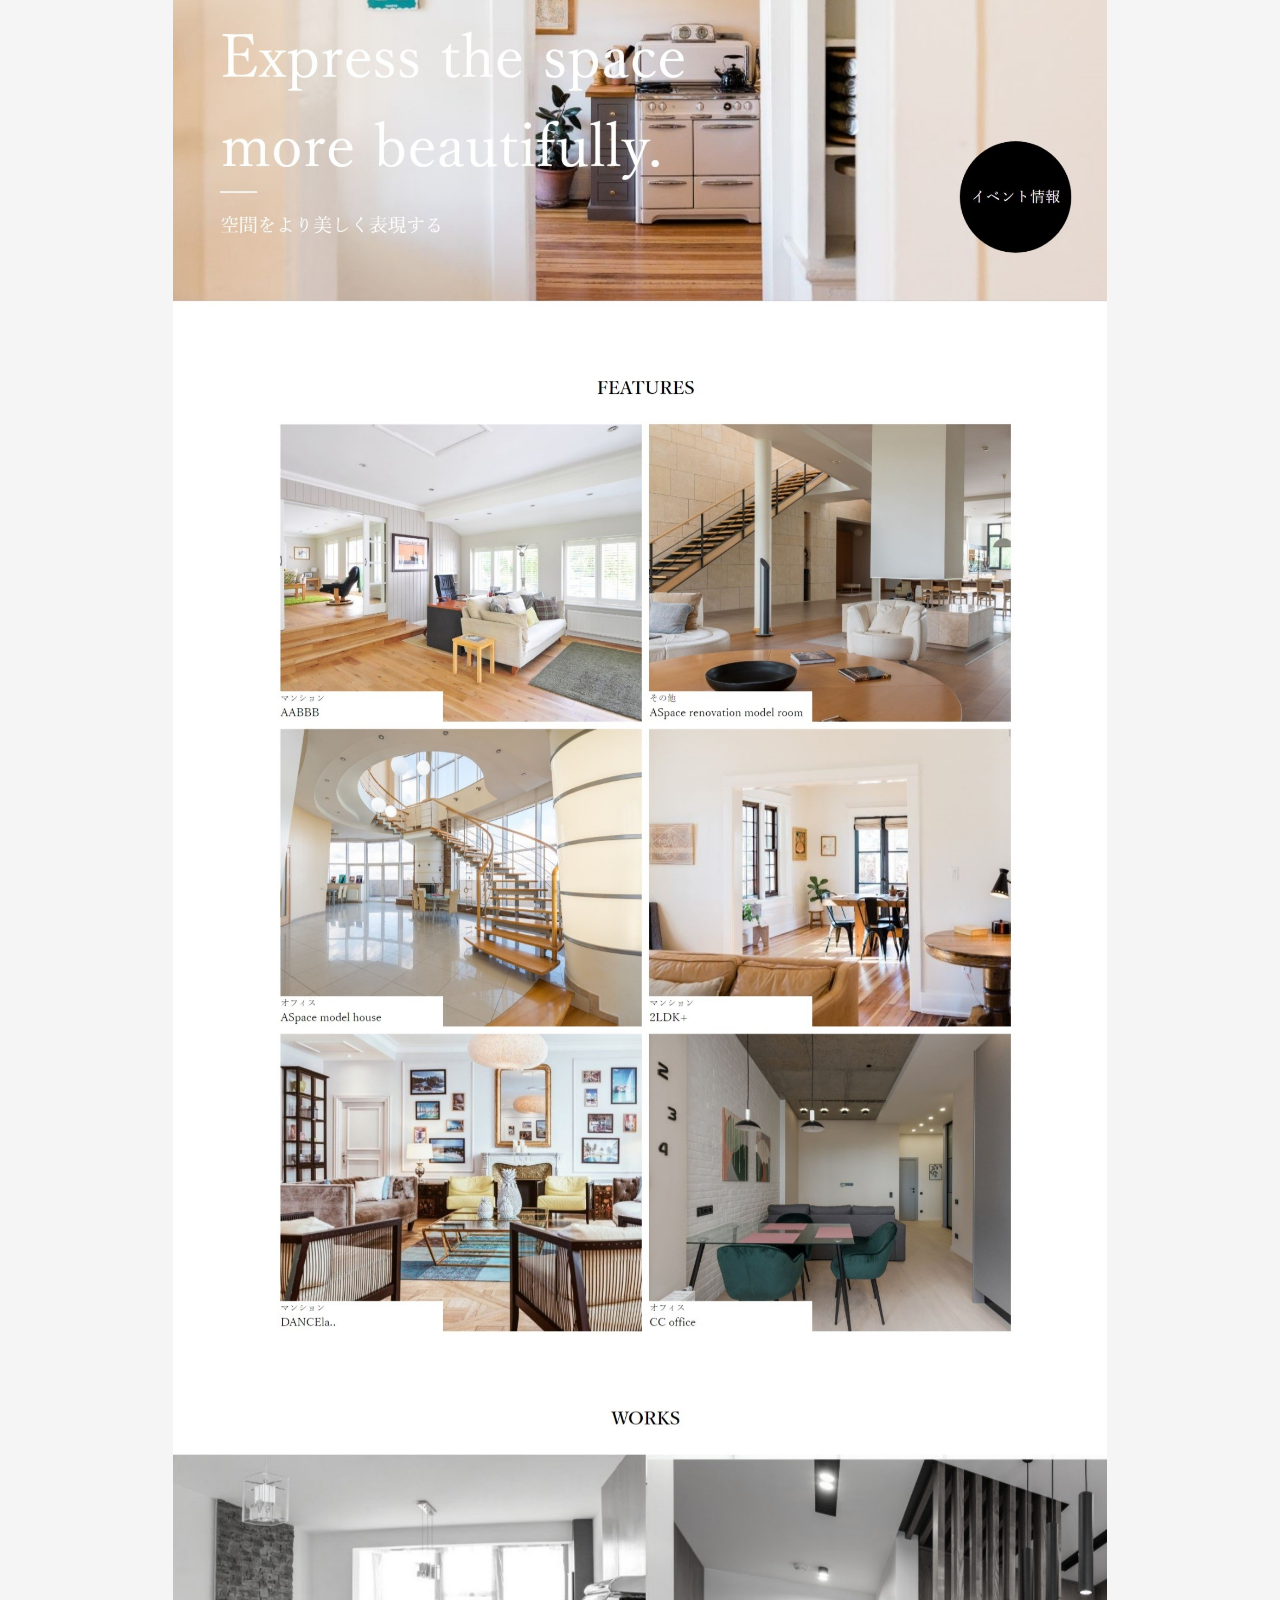
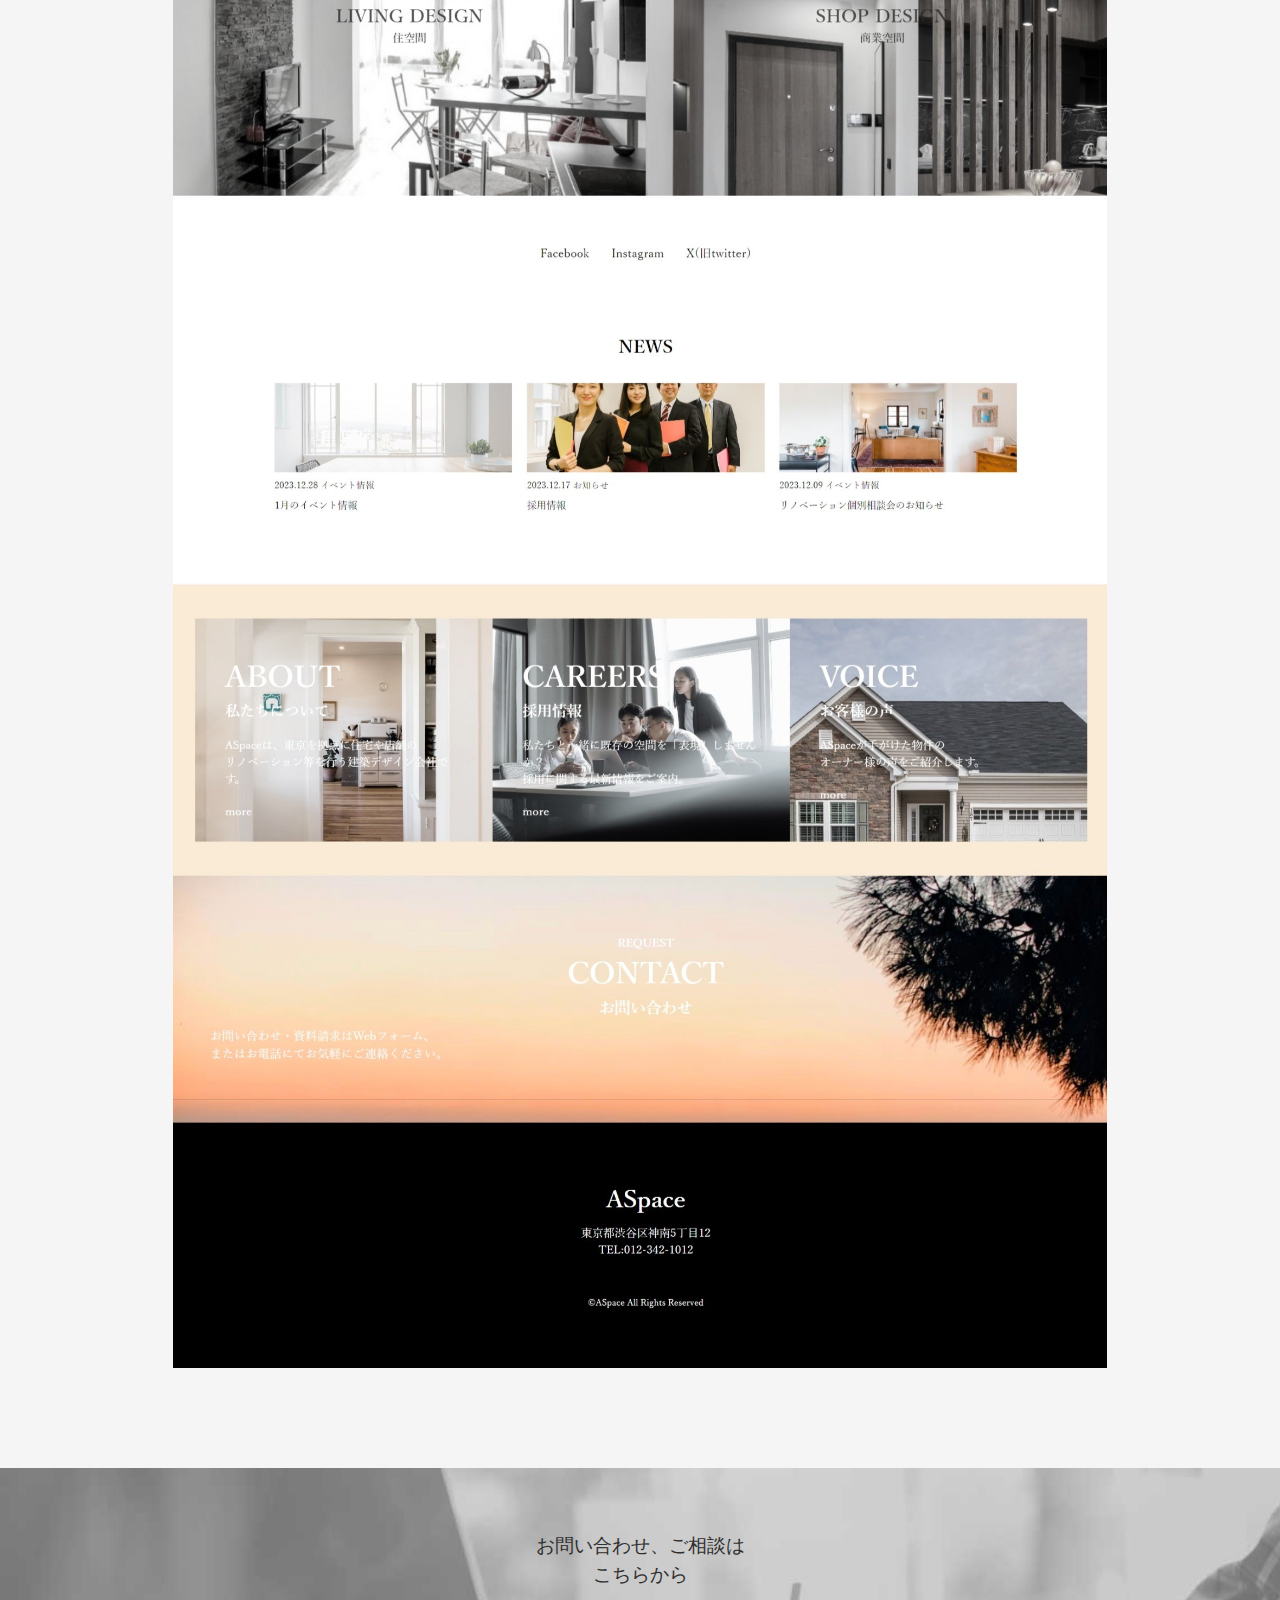
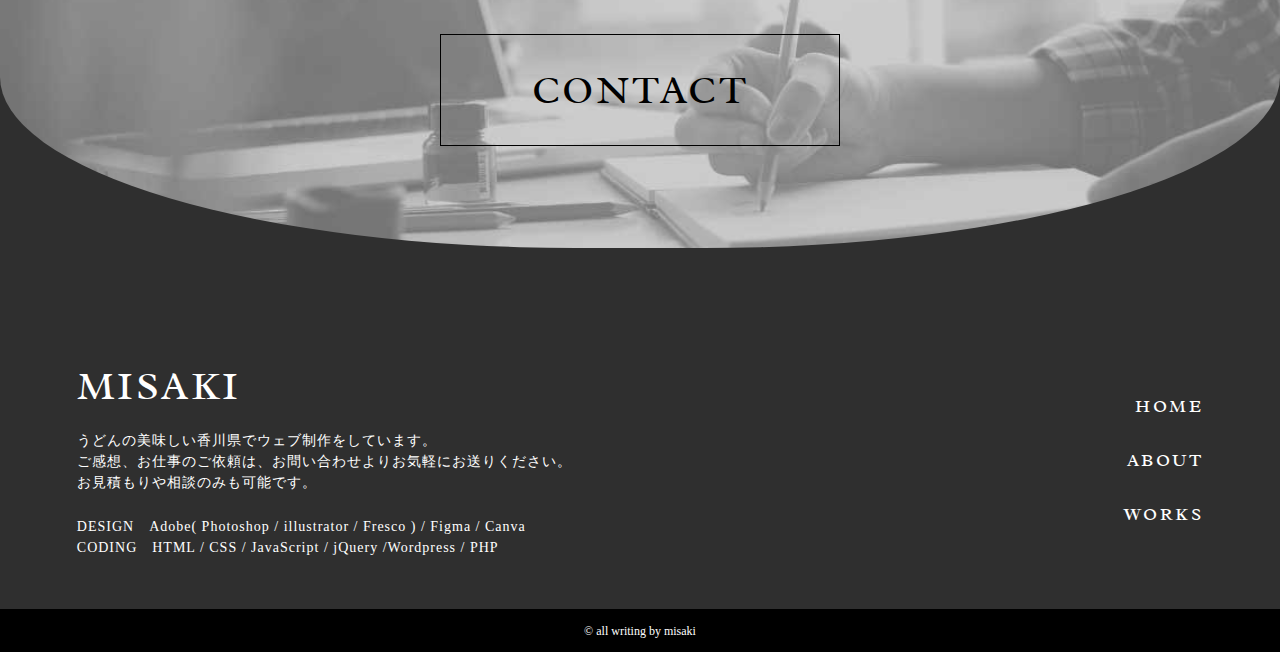
<file: portfolio.code/src/works/work-as.html>
<!DOCTYPE html>
<html lang="ja">
  <head>
    <meta charset="UTF-8" />
    <meta name="viewport" content="width=device-width, initial-scale=1.0" />
    <title>MISAKI | Works | ASpace 様</title>
    <meta
      name="description"
      content="お客様との対話を重ね、目的にあったWebサイトを、デザインからWeb制作までこなすMO/CHIのポートフォリオサイトです。"
    />
    <link rel="stylesheet" href="../css/reset.css" />
    <link rel="stylesheet" href="../css/common.css" />
    <link rel="stylesheet" href="../css/style.css" />
    <script src="../js/jquery-3.7.1.min.js"></script>
    <script src="../js/script.js"></script>
    <!-- font -->
    <link rel="preconnect" href="https://fonts.googleapis.com" />
    <link rel="preconnect" href="https://fonts.gstatic.com" crossorigin />
    <link
      href="https://fonts.googleapis.com/css2?family=Radley&display=swap"
      rel="stylesheet"
    />
  </head>
  <body>
    <header id="header">
      <div class="header-inner Logo">
        <h1 class="logo contact"><a href="../index.html">MISAKI</a></h1>
        <!-- hamburgerメニュー -->
        <!-- 三本線 -->
        <div class="hamburger other"><span></span></div>
        <nav class="header-nav">
          <ul class="nav-list head">
            <li class="nav-item head"><a href="../index.html">HOME</a></li>
            <li class="nav-item head">
              <a href="../index.html#about">ABOUT</a>
            </li>
            <li class="nav-item head">
              <a href="../index.html#works">WORKS</a>
            </li>
            <li class="nav-item head">
              <a href="../contact.html" class="contact-btn contactNav"
                >CONTACT</a
              >
            </li>
          </ul>
        </nav>
      </div>
    </header>
    <main>
      <div class="page-kv js-box">
        <div class="back other">
          <span></span>
        </div>
        <div class="page-inner">
          <h2 class="page-ttl">WORKS</h2>
        </div>
      </div>
      <div class="pointer">
        <a href="work-andhair.html"><div class="past"></div></a>
        <a href="work-dez.html"><div class="next"></div></a>
      </div>
      <section class="works-content-wrap">
        <h3 class="works-ttl">ASpace 様</h3>
        <p class="works-ttl-sub">DESIGN / CODING</p>
        <img
          src="../img/ASpace-mokku-main.jpg"
          alt="ASpace様LP"
          class="works-page-img"
        />
        <div class="works-txt-wrap">
          <p class="works-txt">
            自主制作した架空の建築会社のサイトです。
            <br />わかりやすいサイト設計と、魅力的な内装デザインの数々を配置し、
            わかりやすく、それでいておもわずクリックしたくなるようなサイトに仕上げました。
            かつ、お店の明るい雰囲気が出るようにサイトを作成しました。
            この度はありがとうございました。
          </p>
          <p class="pic">
            CLIENT / ASpace　様
            <br />SCOPE / DESIGN , CODING
          </p>
          <div class="site-view">
            <img
              src="../img/ASpace-pc.jpeg"
              alt="ASpace様LP"
              class="works-pc-img one"
            />
          </div>
        </div>
      </section>
    </main>
    <footer id="footer">
      <div class="footer-contact main">
        <div class="footer-contact-txt">
          <p>お問い合わせ、ご相談は <br />こちらから</p>
          <a href="../contact.html" class="contact-btn Footer">CONTACT</a>
        </div>
      </div>
      <div class="footer-inner">
        <div class="footer-content">
          <h1 class="logo">MISAKI</h1>
          <p class="footer-txt">
            うどんの美味しい香川県でウェブ制作をしています。
            <br />
            ご感想、お仕事のご依頼は、お問い合わせよりお気軽にお送りください。
            <br />
            お見積もりや相談のみも可能です。
          </p>
          <p class="skill">
            DESIGN　Adobe( Photoshop / illustrator / Fresco ) / Figma / Canva
            <br />
            CODING　HTML / CSS / JavaScript / jQuery /Wordpress / PHP
          </p>
        </div>
        <div class="footer-list">
          <nav class="footer-nav">
            <ul class="nav-list Footer">
              <li class="nav-item Footer">
                <a href="../index.html">HOME</a>
              </li>
              <li class="nav-item Footer">
                <a href="../index.html#about">ABOUT</a>
              </li>
              <li class="nav-item Footer">
                <a href="../index.html#works">WORKS</a>
              </li>
            </ul>
          </nav>
        </div>
      </div>
      <p class="footer-copy">&copy; all writing by misaki</p>
    </footer>
  </body>
</html>
</file>
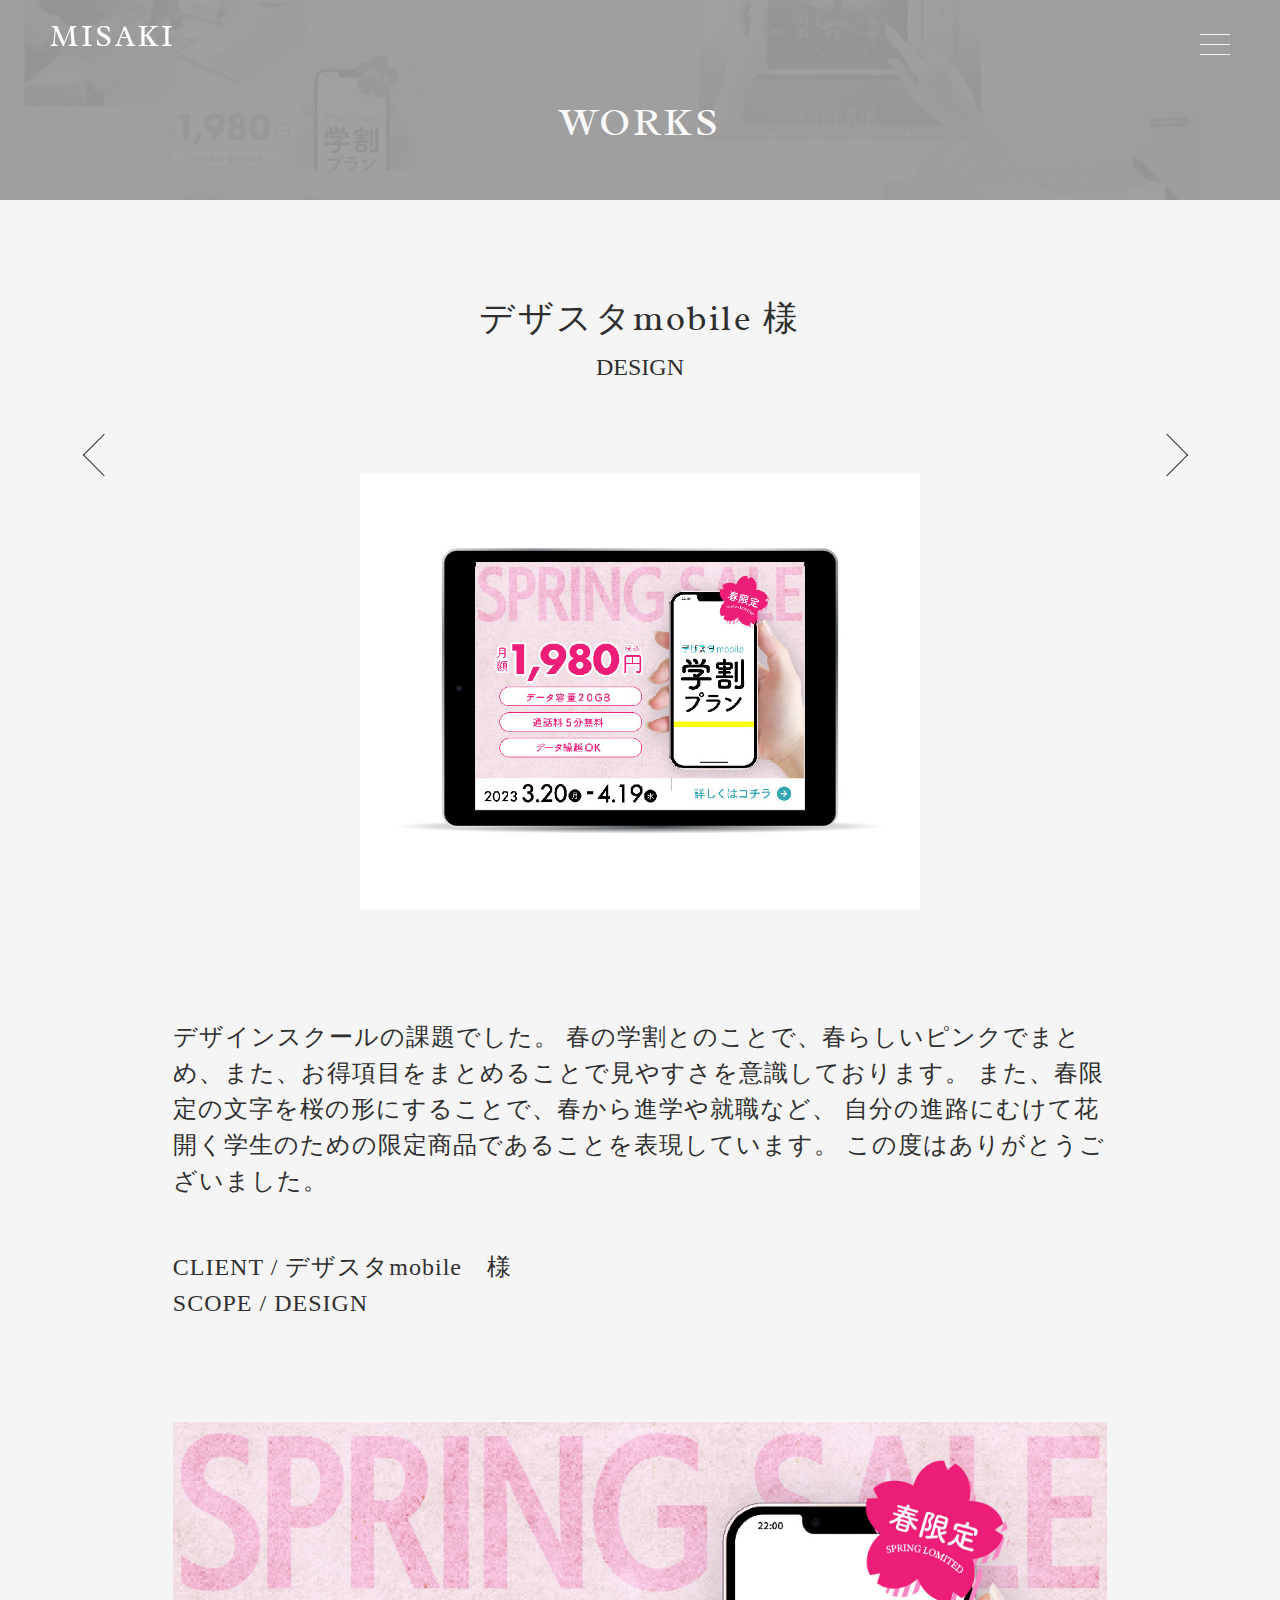
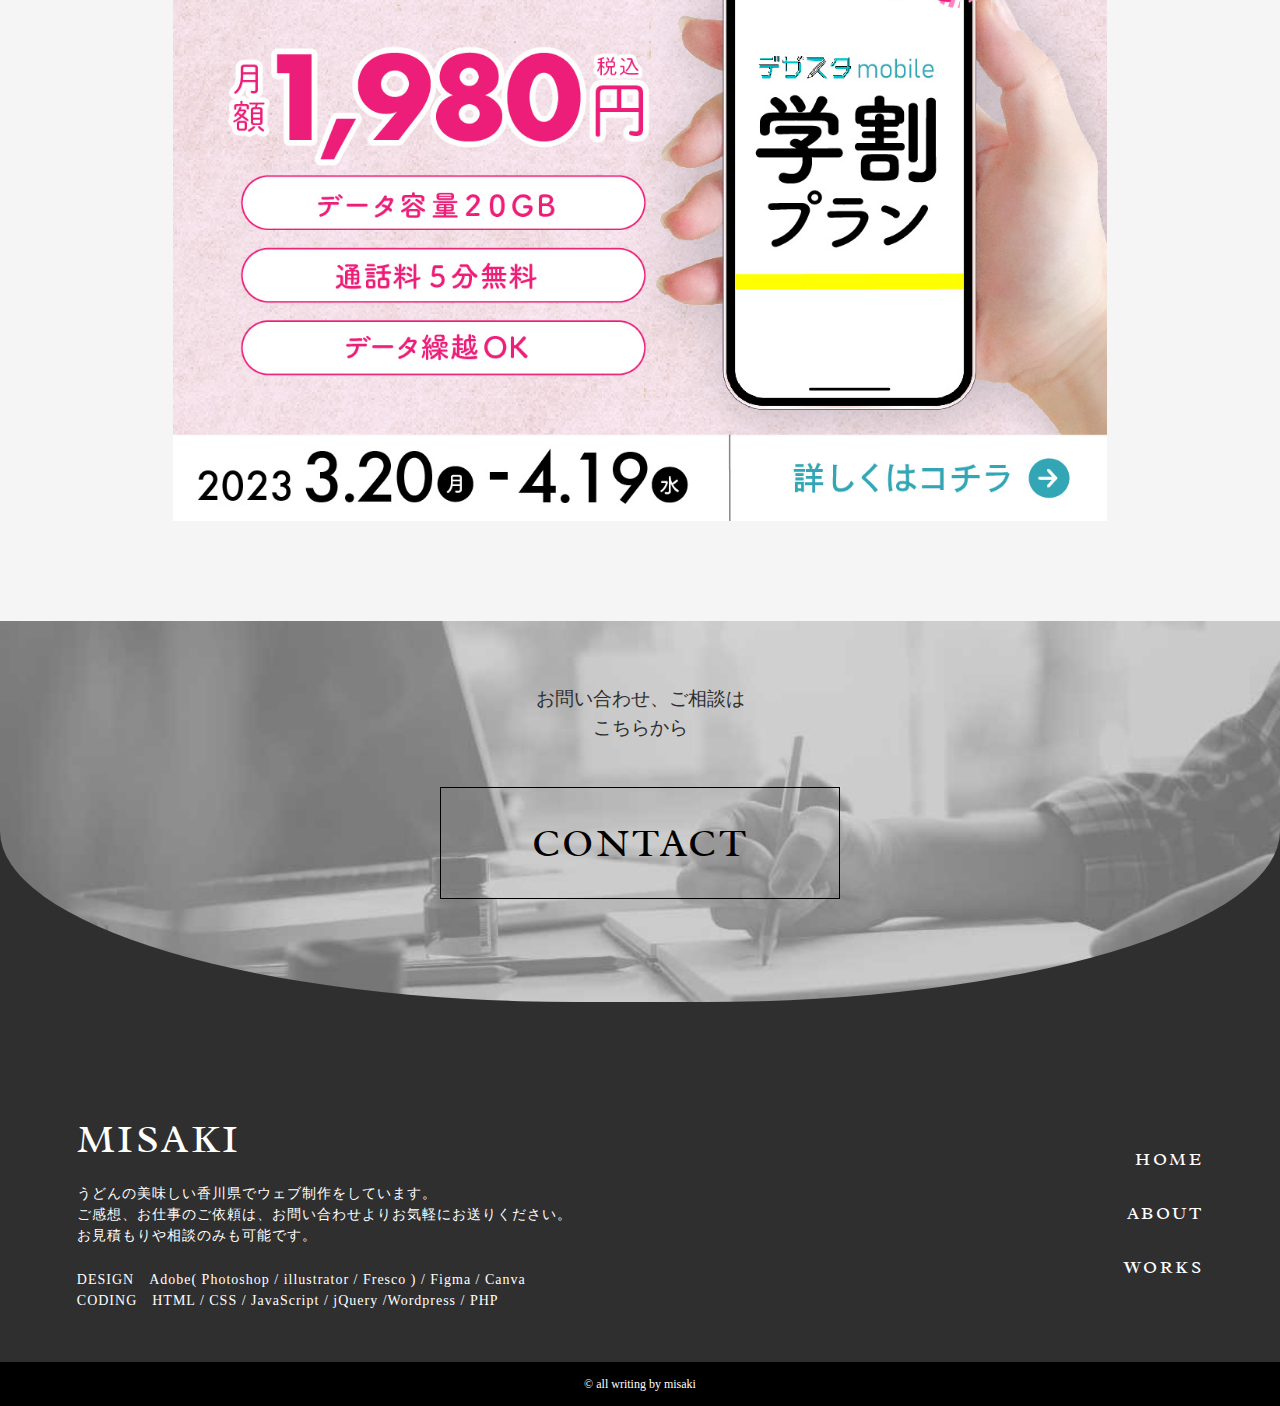
<file: portfolio.code/src/works/work-dez.html>
<!DOCTYPE html>
<html lang="ja">
  <head>
    <meta charset="UTF-8" />
    <meta name="viewport" content="width=device-width, initial-scale=1.0" />
    <title>MISAKI | Works | デザスタmobile 様</title>
    <meta
      name="description"
      content="お客様との対話を重ね、目的にあったWebサイトを、デザインからWeb制作までこなすMO/CHIのポートフォリオサイトです。"
    />
    <link rel="stylesheet" href="../css/reset.css" />
    <link rel="stylesheet" href="../css/common.css" />
    <link rel="stylesheet" href="../css/style.css" />
    <script src="../js/jquery-3.7.1.min.js"></script>
    <script src="../js/script.js"></script>
    <!-- font -->
    <link rel="preconnect" href="https://fonts.googleapis.com" />
    <link rel="preconnect" href="https://fonts.gstatic.com" crossorigin />
    <link
      href="https://fonts.googleapis.com/css2?family=Radley&display=swap"
      rel="stylesheet"
    />
  </head>
  <body>
    <header id="header">
      <div class="header-inner Logo">
        <h1 class="logo contact"><a href="../index.html">MISAKI</a></h1>
        <!-- hamburgerメニュー -->
        <!-- 三本線 -->
        <div class="hamburger other"><span></span></div>
        <nav class="header-nav">
          <ul class="nav-list head">
            <li class="nav-item head"><a href="../index.html">HOME</a></li>
            <li class="nav-item head">
              <a href="../index.html#about">ABOUT</a>
            </li>
            <li class="nav-item head">
              <a href="../index.html#works">WORKS</a>
            </li>
            <li class="nav-item head">
              <a href="../contact.html" class="contact-btn contactNav"
                >CONTACT</a
              >
            </li>
          </ul>
        </nav>
      </div>
    </header>
    <main>
      <div class="page-kv js-box">
        <div class="back other">
          <span></span>
        </div>
        <div class="page-inner">
          <h2 class="page-ttl">WORKS</h2>
        </div>
      </div>
      <div class="pointer">
        <a href="./work-andhair.html"><div class="past"></div></a>
        <a href="./work-work.html"><div class="next"></div></a>
      </div>
      <section class="works-content-wrap">
        <h3 class="works-ttl">デザスタmobile 様</h3>
        <p class="works-ttl-sub">DESIGN</p>
        <img
          src="../img/dezastamobile-lp-main.jpg"
          alt="デザスタmobile様LP"
          class="works-page-img"
        />
        <div class="works-txt-wrap">
          <p class="works-txt">
            デザインスクールの課題でした。
            春の学割とのことで、春らしいピンクでまとめ、また、お得項目をまとめることで見やすさを意識しております。
            また、春限定の文字を桜の形にすることで、春から進学や就職など、
            自分の進路にむけて花開く学生のための限定商品であることを表現しています。
            この度はありがとうございました。
          </p>
          <p class="pic">
            CLIENT / デザスタmobile　様
            <br />SCOPE / DESIGN
          </p>
          <div class="site-view sp">
            <img
              src="../img/dezasta-mobile.jpg"
              alt="デザスタmobile様LP"
              class="works-pc-img one"
            />
          </div>
        </div>
      </section>
    </main>
    <footer id="footer">
      <div class="footer-contact main">
        <div class="footer-contact-txt">
          <p>お問い合わせ、ご相談は <br />こちらから</p>
          <a href="../contact.html" class="contact-btn Footer">CONTACT</a>
        </div>
      </div>
      <div class="footer-inner">
        <div class="footer-content">
          <h1 class="logo">MISAKI</h1>
          <p class="footer-txt">
            うどんの美味しい香川県でウェブ制作をしています。
            <br />
            ご感想、お仕事のご依頼は、お問い合わせよりお気軽にお送りください。
            <br />
            お見積もりや相談のみも可能です。
          </p>
          <p class="skill">
            DESIGN　Adobe( Photoshop / illustrator / Fresco ) / Figma / Canva
            <br />
            CODING　HTML / CSS / JavaScript / jQuery /Wordpress / PHP
          </p>
        </div>
        <div class="footer-list">
          <nav class="footer-nav">
            <ul class="nav-list Footer">
              <li class="nav-item Footer">
                <a href="../index.html">HOME</a>
              </li>
              <li class="nav-item Footer">
                <a href="../index.html#about">ABOUT</a>
              </li>
              <li class="nav-item Footer">
                <a href="../index.html#works">WORKS</a>
              </li>
            </ul>
          </nav>
        </div>
      </div>
      <p class="footer-copy">&copy; all writing by misaki</p>
    </footer>
  </body>
</html>
</file>
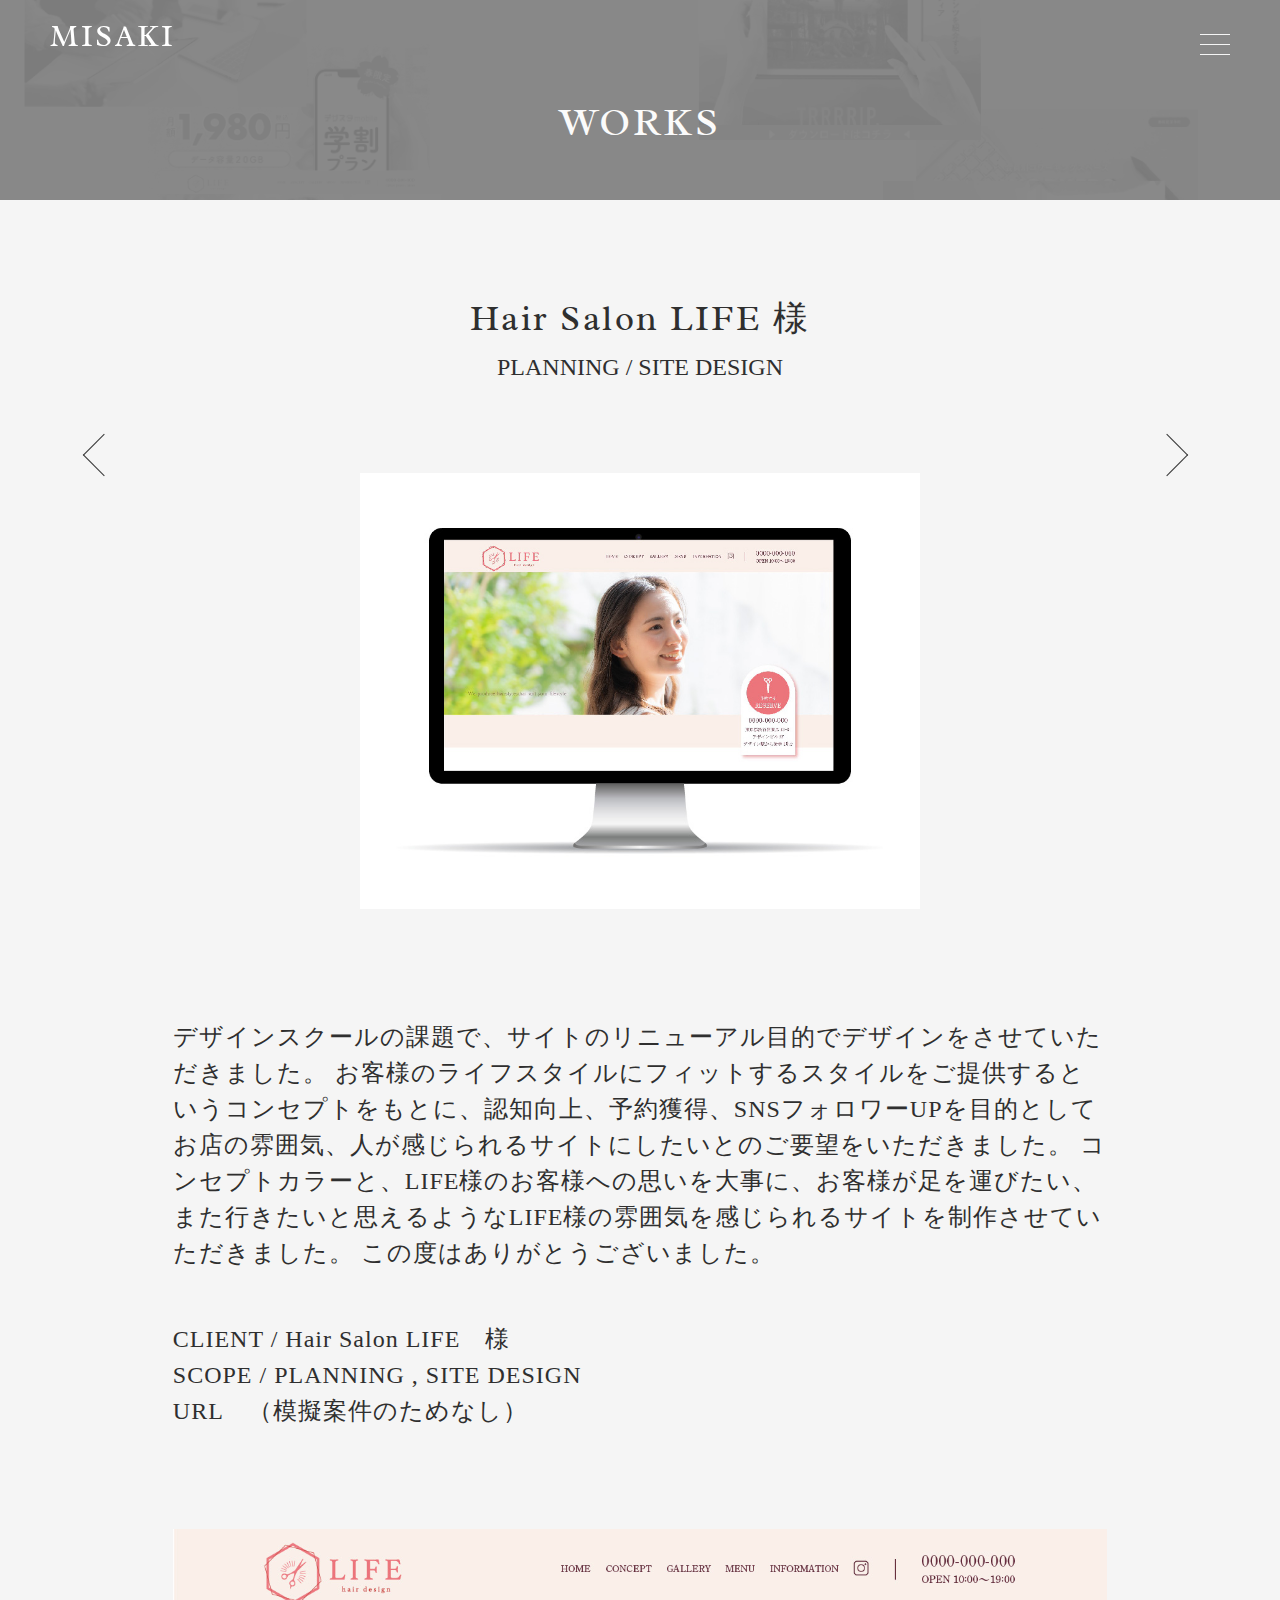
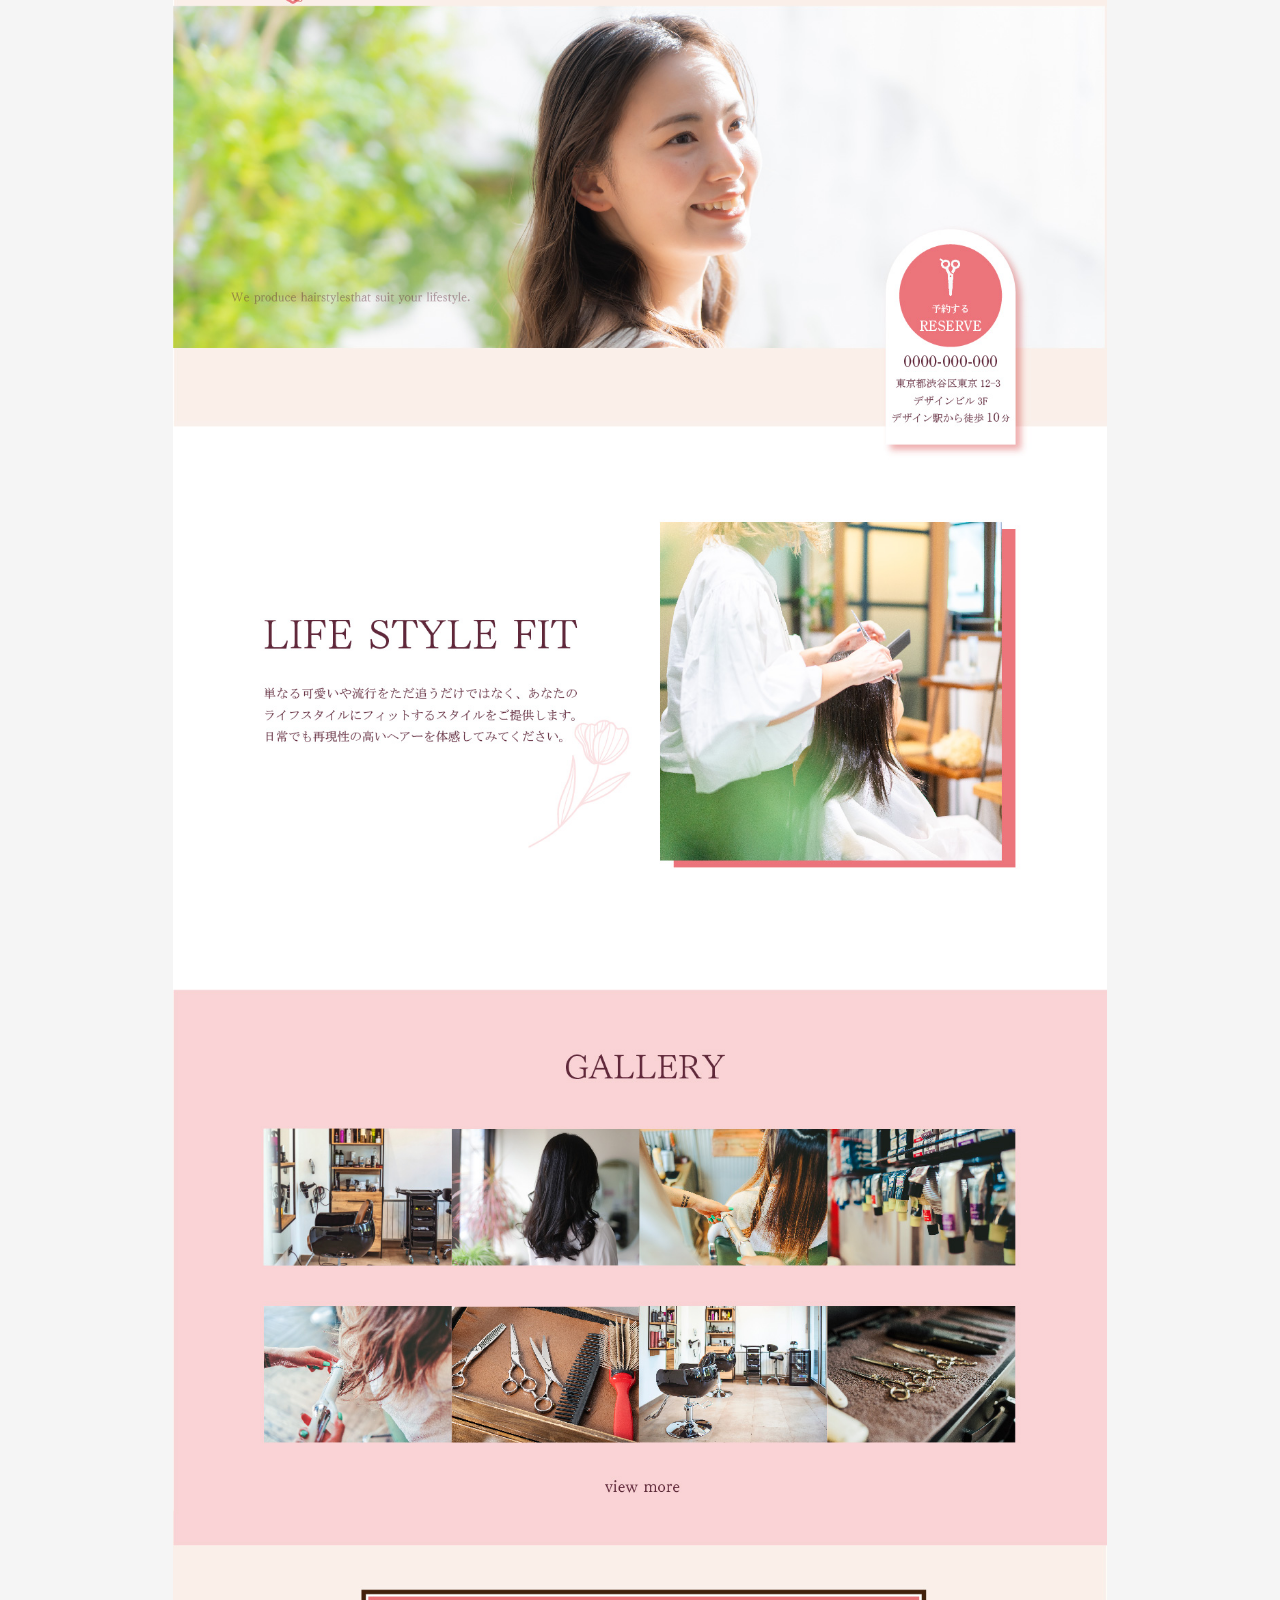
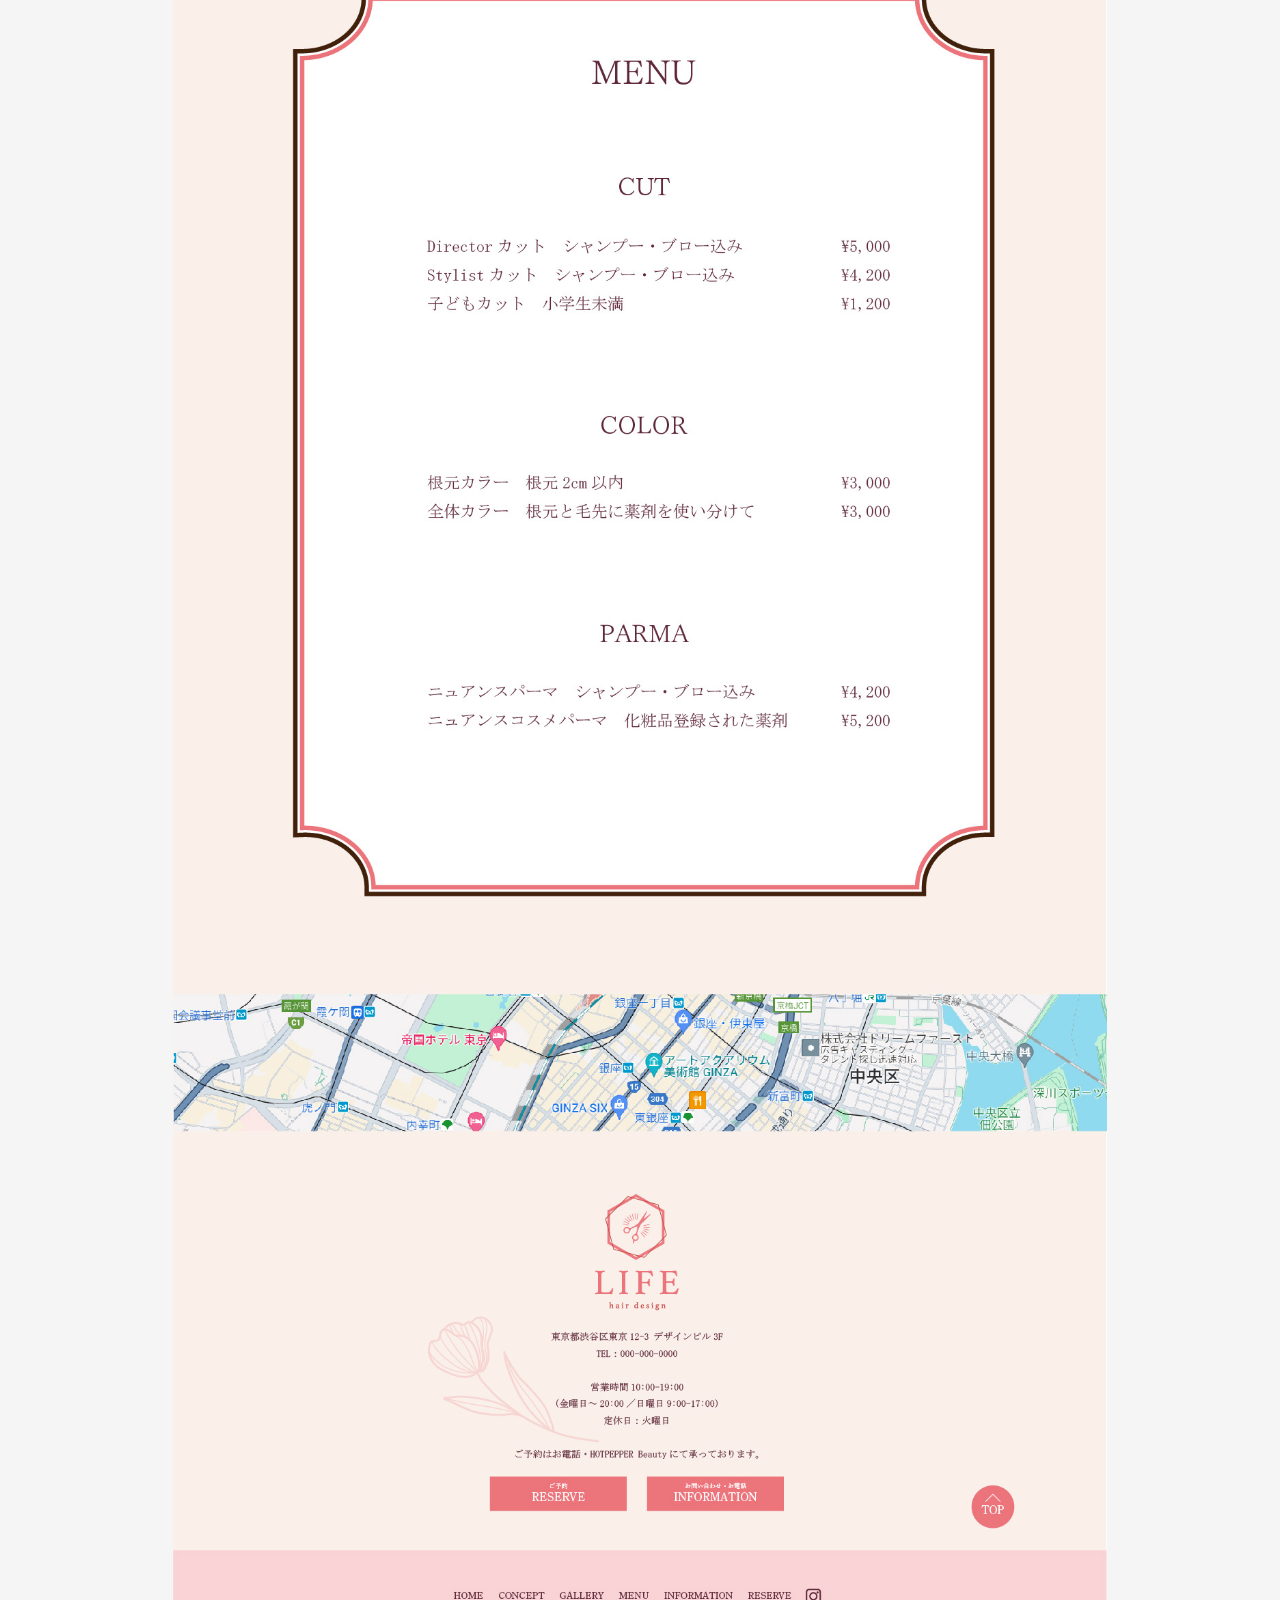
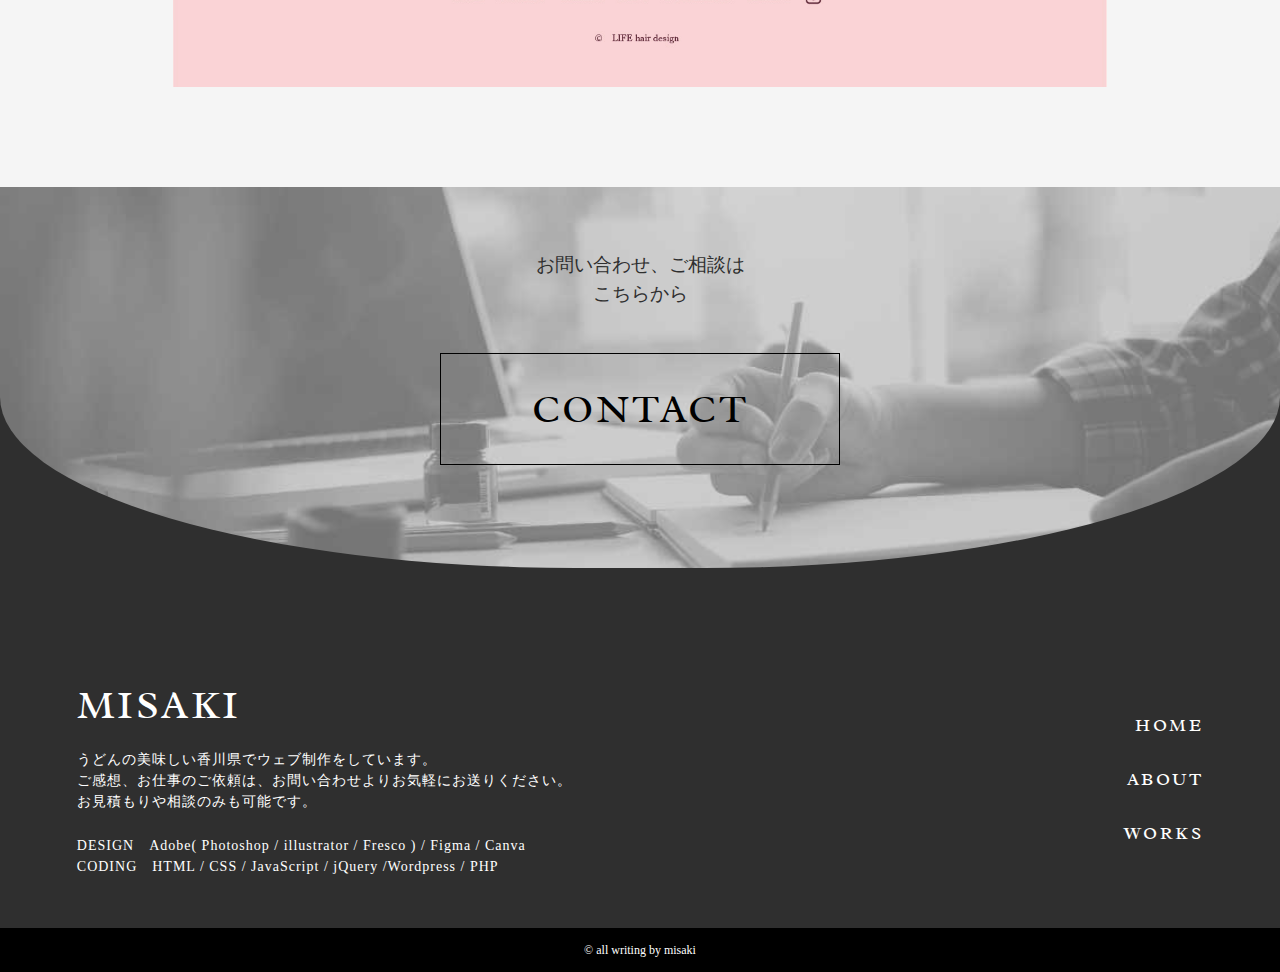
<file: portfolio.code/src/works/work-life.html>
<!DOCTYPE html>
<html lang="ja">
  <head>
    <meta charset="UTF-8" />
    <meta name="viewport" content="width=device-width, initial-scale=1.0" />
    <title>MISAKI | Works | Hair Salon LIFE 様</title>
    <meta
      name="description"
      content="お客様との対話を重ね、目的にあったWebサイトを、デザインからWeb制作までこなすMO/CHIのポートフォリオサイトです。"
    />
    <link rel="stylesheet" href="../css/reset.css" />
    <link rel="stylesheet" href="../css/common.css" />
    <link rel="stylesheet" href="../css/style.css" />
    <script src="../js/jquery-3.7.1.min.js"></script>
    <script src="../js/script.js"></script>
    <!-- font -->
    <link rel="preconnect" href="https://fonts.googleapis.com" />
    <link rel="preconnect" href="https://fonts.gstatic.com" crossorigin />
    <link
      href="https://fonts.googleapis.com/css2?family=Radley&display=swap"
      rel="stylesheet"
    />
  </head>
  <body>
    <header id="header">
      <div class="header-inner Logo">
        <h1 class="logo contact"><a href="../index.html">MISAKI</a></h1>
        <!-- hamburger -->
        <!-- 三本線 -->
        <div class="hamburger other"><span></span></div>
        <nav class="header-nav">
          <ul class="nav-list head">
            <li class="nav-item head"><a href="../index.html">HOME</a></li>
            <li class="nav-item head">
              <a href="../index.html#about">ABOUT</a>
            </li>
            <li class="nav-item head">
              <a href="../index.html#works">WORKS</a>
            </li>
            <li class="nav-item head">
              <a href="../contact.html" class="contact-btn contactNav"
                >CONTACT</a
              >
            </li>
          </ul>
        </nav>
      </div>
    </header>

    <main>
      <div class="page-kv js-box">
        <div class="back other">
          <span></span>
        </div>
        <div class="page-inner">
          <h2 class="page-ttl">WORKS</h2>
        </div>
      </div>
      <div class="pointer">
        <a href="work-tr.html"><div class="past"></div></a>
        <a href="work-mamayume.html"><div class="next"></div></a>
      </div>
      <section class="works-content-wrap">
        <h3 class="works-ttl">Hair Salon LIFE 様</h3>
        <p class="works-ttl-sub">PLANNING / SITE DESIGN</p>
        <img
          src="../img/life-mokku-main.jpg"
          alt="Hair Salon LIFE様LP"
          class="works-page-img"
        />
        <div class="works-txt-wrap">
          <p class="works-txt">
            デザインスクールの課題で、サイトのリニューアル目的でデザインをさせていただきました。
            お客様のライフスタイルにフィットするスタイルをご提供するというコンセプトをもとに、認知向上、予約獲得、SNSフォロワーUPを目的としてお店の雰囲気、人が感じられるサイトにしたいとのご要望をいただきました。
            コンセプトカラーと、LIFE様のお客様への思いを大事に、お客様が足を運びたい、また行きたいと思えるようなLIFE様の雰囲気を感じられるサイトを制作させていただきました。
            この度はありがとうございました。
          </p>
          <p class="pic">
            CLIENT / Hair Salon LIFE　様
            <br />
            SCOPE / PLANNING , SITE DESIGN
            <br />
            URL　（模擬案件のためなし）
          </p>
          <div class="site-view">
            <img src="../img/life.jpg" alt="" class="works-pc-img one" />
          </div>
        </div>
      </section>
    </main>
    <footer id="footer">
      <div class="footer-contact main">
        <div class="footer-contact-txt">
          <p>お問い合わせ、ご相談は <br />こちらから</p>
          <a href="../contact.html" class="contact-btn Footer">CONTACT</a>
        </div>
      </div>
      <div class="footer-inner">
        <div class="footer-content">
          <h1 class="logo">MISAKI</h1>
          <p class="footer-txt">
            うどんの美味しい香川県でウェブ制作をしています。
            <br />
            ご感想、お仕事のご依頼は、お問い合わせよりお気軽にお送りください。
            <br />
            お見積もりや相談のみも可能です。
          </p>
          <p class="skill">
            DESIGN　Adobe( Photoshop / illustrator / Fresco ) / Figma / Canva
            <br />
            CODING　HTML / CSS / JavaScript / jQuery /Wordpress / PHP
          </p>
        </div>
        <div class="footer-list">
          <nav class="footer-nav">
            <ul class="nav-list Footer">
              <li class="nav-item Footer">
                <a href="../index.html">HOME</a>
              </li>
              <li class="nav-item Footer">
                <a href="../index.html#about">ABOUT</a>
              </li>
              <li class="nav-item Footer">
                <a href="../index.html#works">WORKS</a>
              </li>
            </ul>
          </nav>
        </div>
      </div>
      <p class="footer-copy">&copy; all writing by misaki</p>
    </footer>
  </body>
</html>
</file>
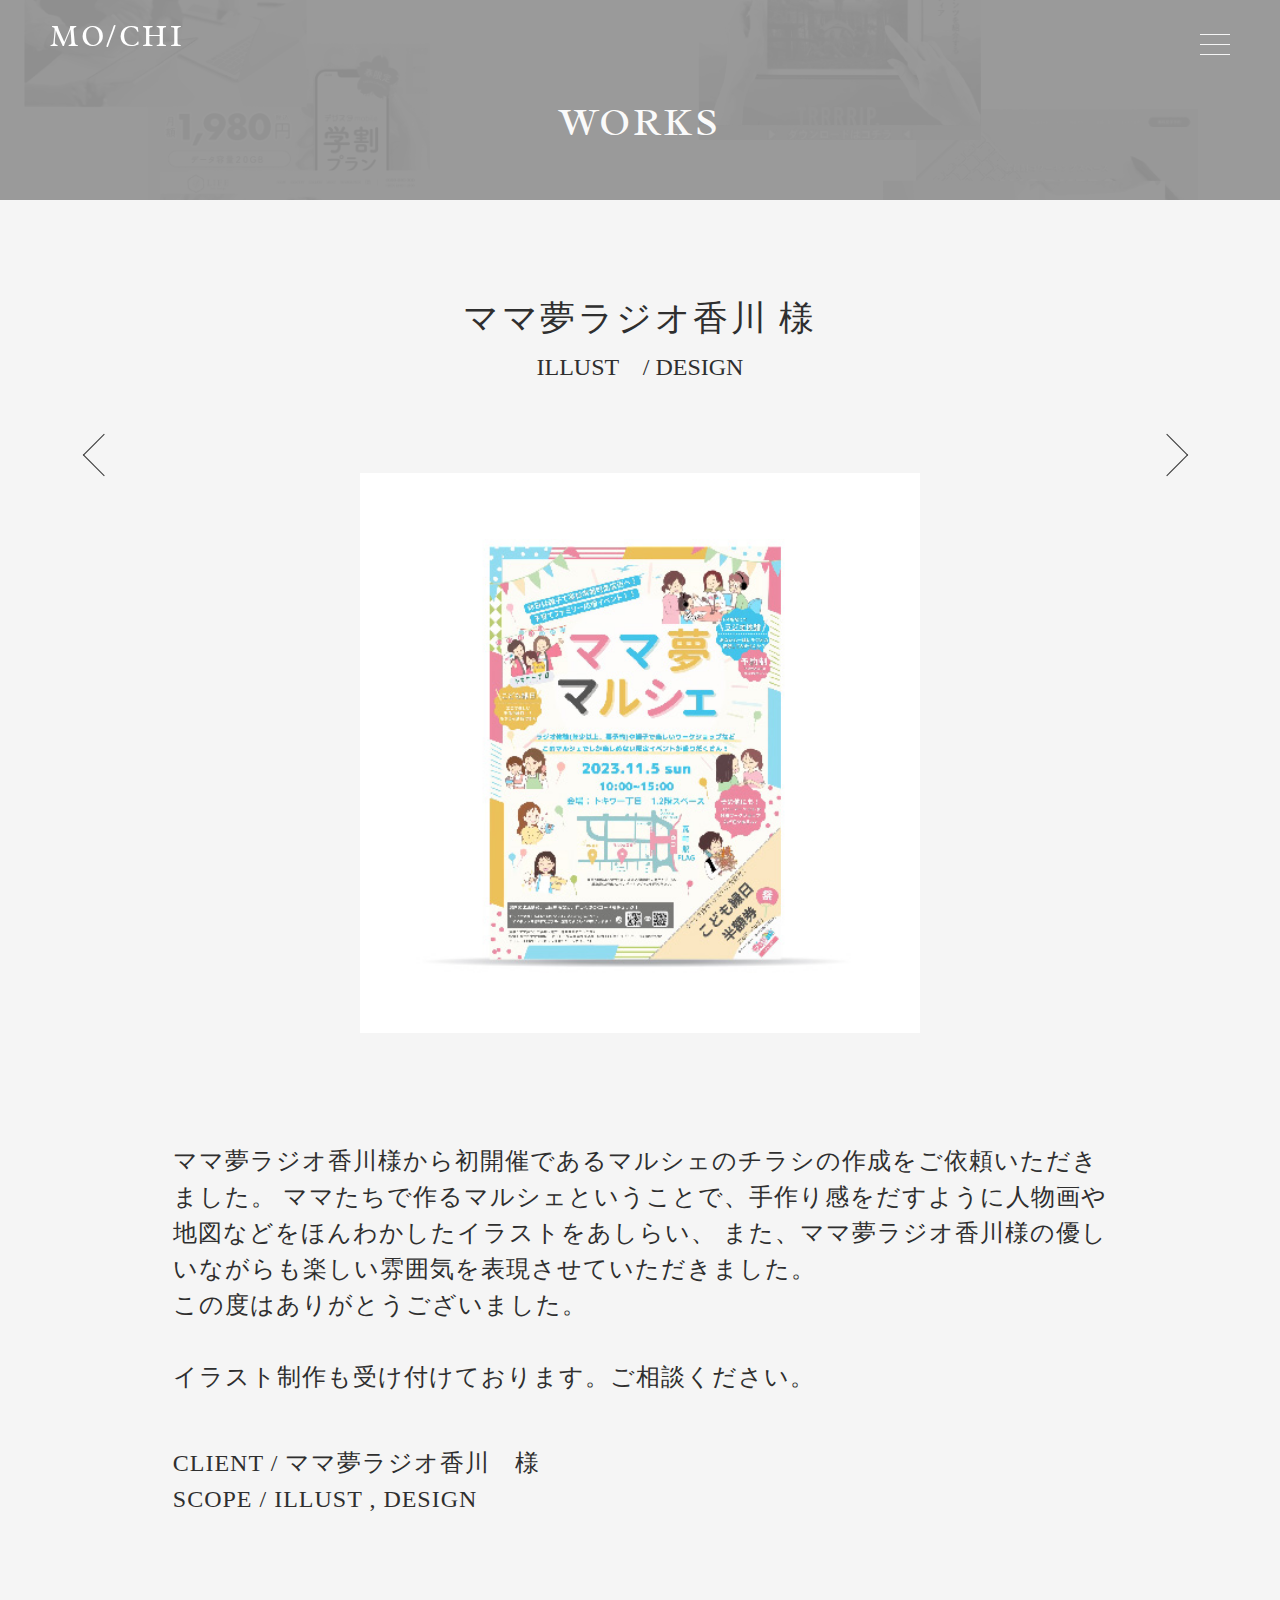
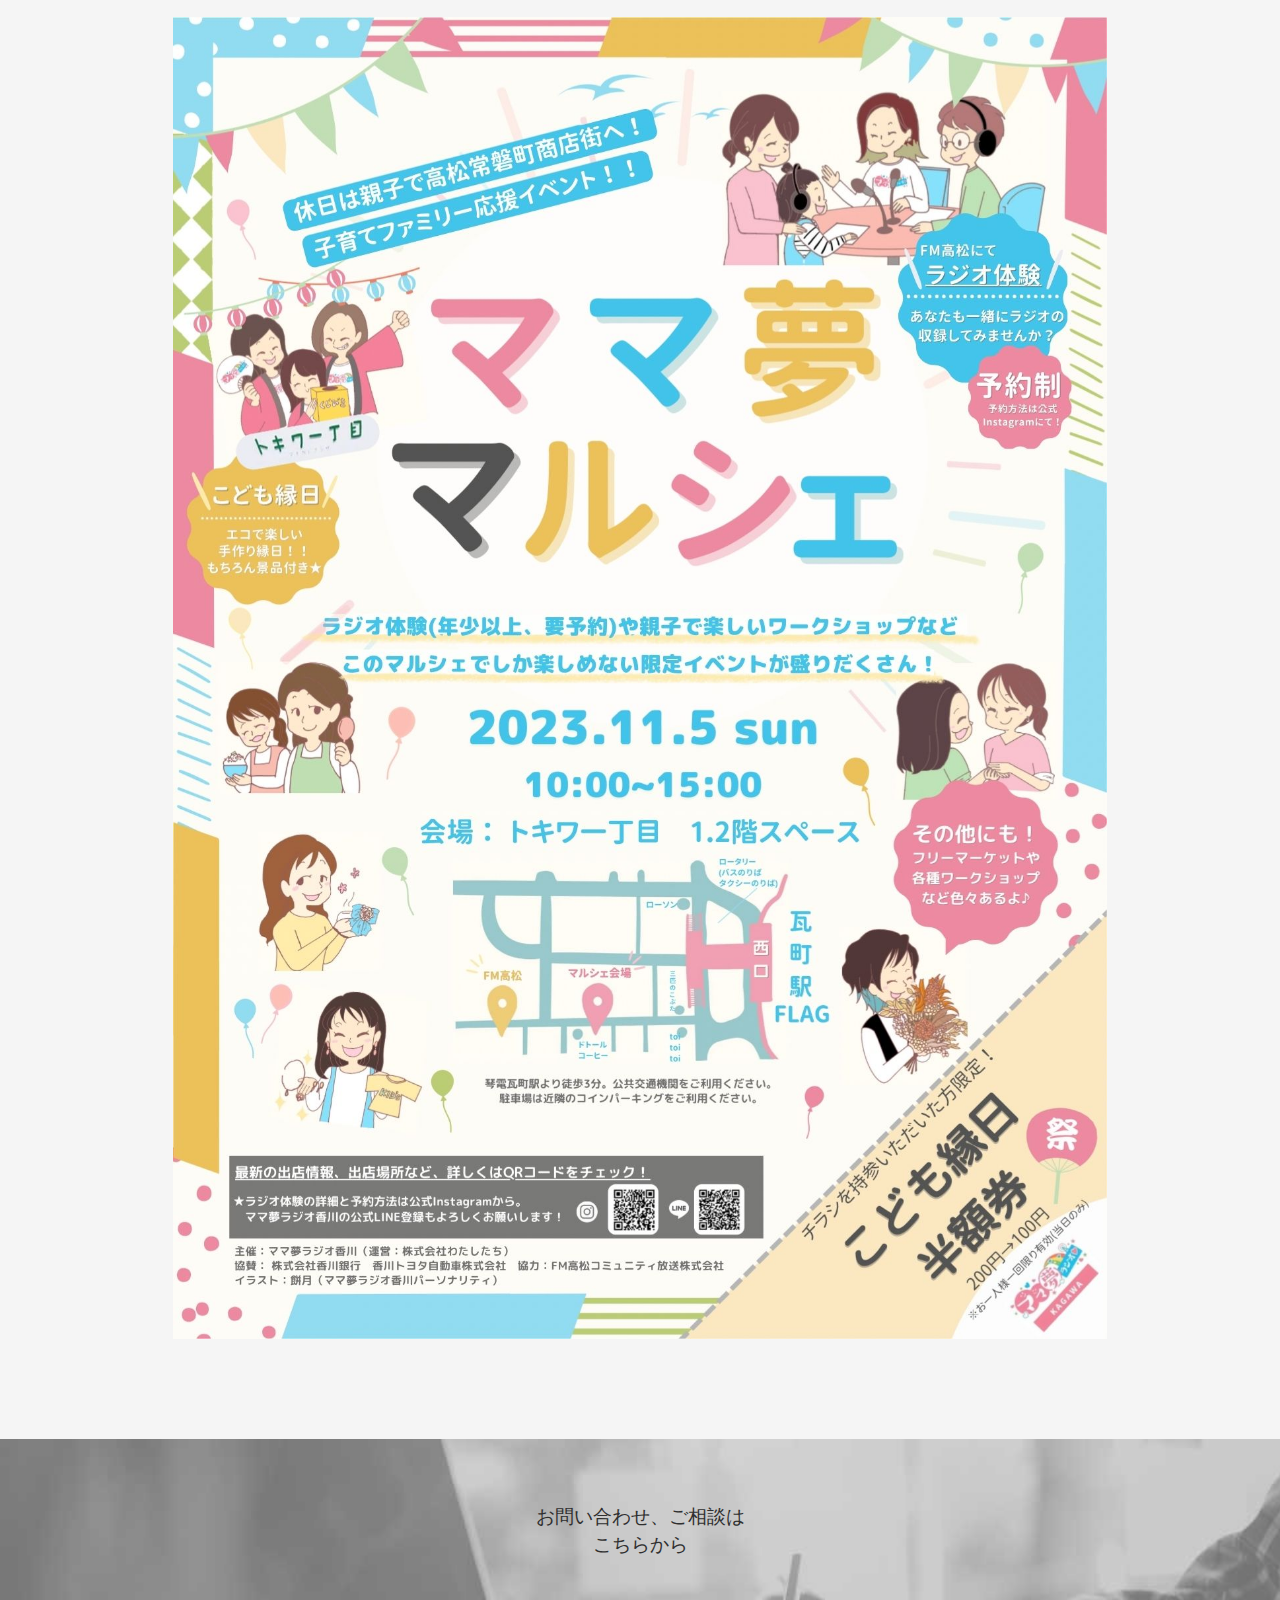
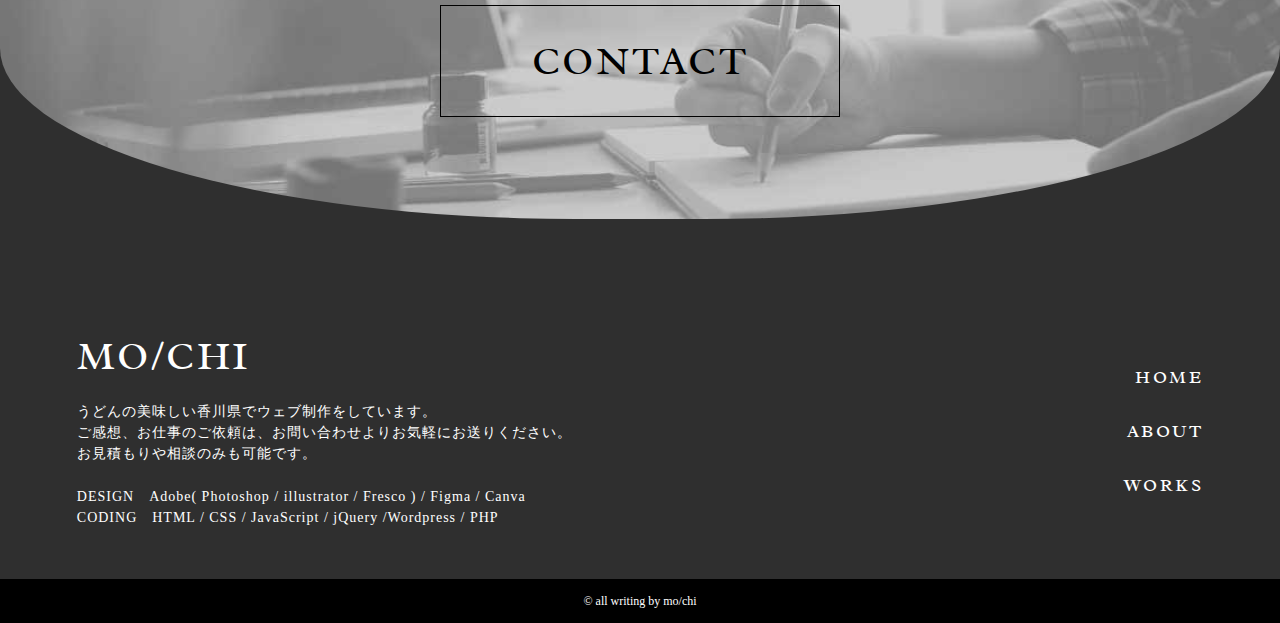
<file: portfolio.code/src/works/work-mamayume.html>
<!DOCTYPE html>
<html lang="ja">
  <head>
    <meta charset="UTF-8" />
    <meta name="viewport" content="width=device-width, initial-scale=1.0" />
    <title>MO/CHI | Works | ママ夢ラジオ香川 様</title>
    <meta
      name="description"
      content="お客様との対話を重ね、目的にあったWebサイトを、デザインからWeb制作までこなすMO/CHIのポートフォリオサイトです。"
    />
    <link rel="stylesheet" href="../css/reset.css" />
    <link rel="stylesheet" href="../css/common.css" />
    <link rel="stylesheet" href="../css/style.css" />
    <script src="../js/jquery-3.7.1.min.js"></script>
    <script src="../js/script.js"></script>
    <!-- font -->
    <link rel="preconnect" href="https://fonts.googleapis.com" />
    <link rel="preconnect" href="https://fonts.gstatic.com" crossorigin />
    <link
      href="https://fonts.googleapis.com/css2?family=Radley&display=swap"
      rel="stylesheet"
    />
  </head>
  <body>
    <header id="header">
      <div class="header-inner Logo">
        <h1 class="logo contact"><a href="../index.html">MO/CHI</a></h1>
        <!-- hamburgerメニュー -->
        <!-- 三本線 -->
        <div class="hamburger other"><span></span></div>
        <nav class="header-nav">
          <ul class="nav-list head">
            <li class="nav-item head"><a href="../index.html">HOME</a></li>
            <li class="nav-item head">
              <a href="../index.html#about">ABOUT</a>
            </li>
            <li class="nav-item head">
              <a href="../index.html#works">WORKS</a>
            </li>
            <li class="nav-item head">
              <a href="../contact.html" class="contact-btn contactNav"
                >CONTACT</a
              >
            </li>
          </ul>
        </nav>
      </div>
    </header>
    <main>
      <div class="page-kv js-box">
        <div class="back other">
          <span></span>
        </div>
        <div class="page-inner">
          <h2 class="page-ttl">WORKS</h2>
        </div>
      </div>
      <div class="pointer">
        <a href="work-life.html"><div class="past"></div></a>
        <a href="work-andhair.html"><div class="next"></div></a>
      </div>
      <section class="works-content-wrap">
        <h3 class="works-ttl">ママ夢ラジオ香川 様</h3>
        <p class="works-ttl-sub">ILLUST　/ DESIGN</p>
        <img
          src="../img/mamayume-mokku-01.jpg"
          alt="ママ夢ラジオ様チラシ"
          class="works-page-img"
        />
        <div class="works-txt-wrap">
          <p class="works-txt">
            ママ夢ラジオ香川様から初開催であるマルシェのチラシの作成をご依頼いただきました。
            ママたちで作るマルシェということで、手作り感をだすように人物画や地図などをほんわかしたイラストをあしらい、
            また、ママ夢ラジオ香川様の優しいながらも楽しい雰囲気を表現させていただきました。
            <br />
            この度はありがとうございました。
          </p>
          <p class="works-txt">
            <br />
            イラスト制作も受け付けております。ご相談ください。
          </p>
          <p class="pic">
            CLIENT / ママ夢ラジオ香川　様
            <br />SCOPE / ILLUST , DESIGN
          </p>
          <div class="site-view sp">
            <img
              src="../img/mamayume.jpg"
              alt="ママ夢ラジオ香川様チラシ"
              class="works-pc-img one"
            />
          </div>
        </div>
      </section>
    </main>
    <footer id="footer">
      <div class="footer-contact main">
        <div class="footer-contact-txt">
          <p>お問い合わせ、ご相談は <br />こちらから</p>
          <a href="../contact.html" class="contact-btn Footer">CONTACT</a>
        </div>
      </div>
      <div class="footer-inner">
        <div class="footer-content">
          <h1 class="logo">MO/CHI</h1>
          <p class="footer-txt">
            うどんの美味しい香川県でウェブ制作をしています。
            <br />
            ご感想、お仕事のご依頼は、お問い合わせよりお気軽にお送りください。
            <br />
            お見積もりや相談のみも可能です。
          </p>
          <p class="skill">
            DESIGN　Adobe( Photoshop / illustrator / Fresco ) / Figma / Canva
            <br />
            CODING　HTML / CSS / JavaScript / jQuery /Wordpress / PHP
          </p>
        </div>
        <div class="footer-list">
          <nav class="footer-nav">
            <ul class="nav-list Footer">
              <li class="nav-item Footer">
                <a href="../index.html">HOME</a>
              </li>
              <li class="nav-item Footer">
                <a href="../index.html#about">ABOUT</a>
              </li>
              <li class="nav-item Footer">
                <a href="../index.html#works">WORKS</a>
              </li>
            </ul>
          </nav>
        </div>
      </div>
      <p class="footer-copy">&copy; all writing by mo/chi</p>
    </footer>
  </body>
</html>
</file>
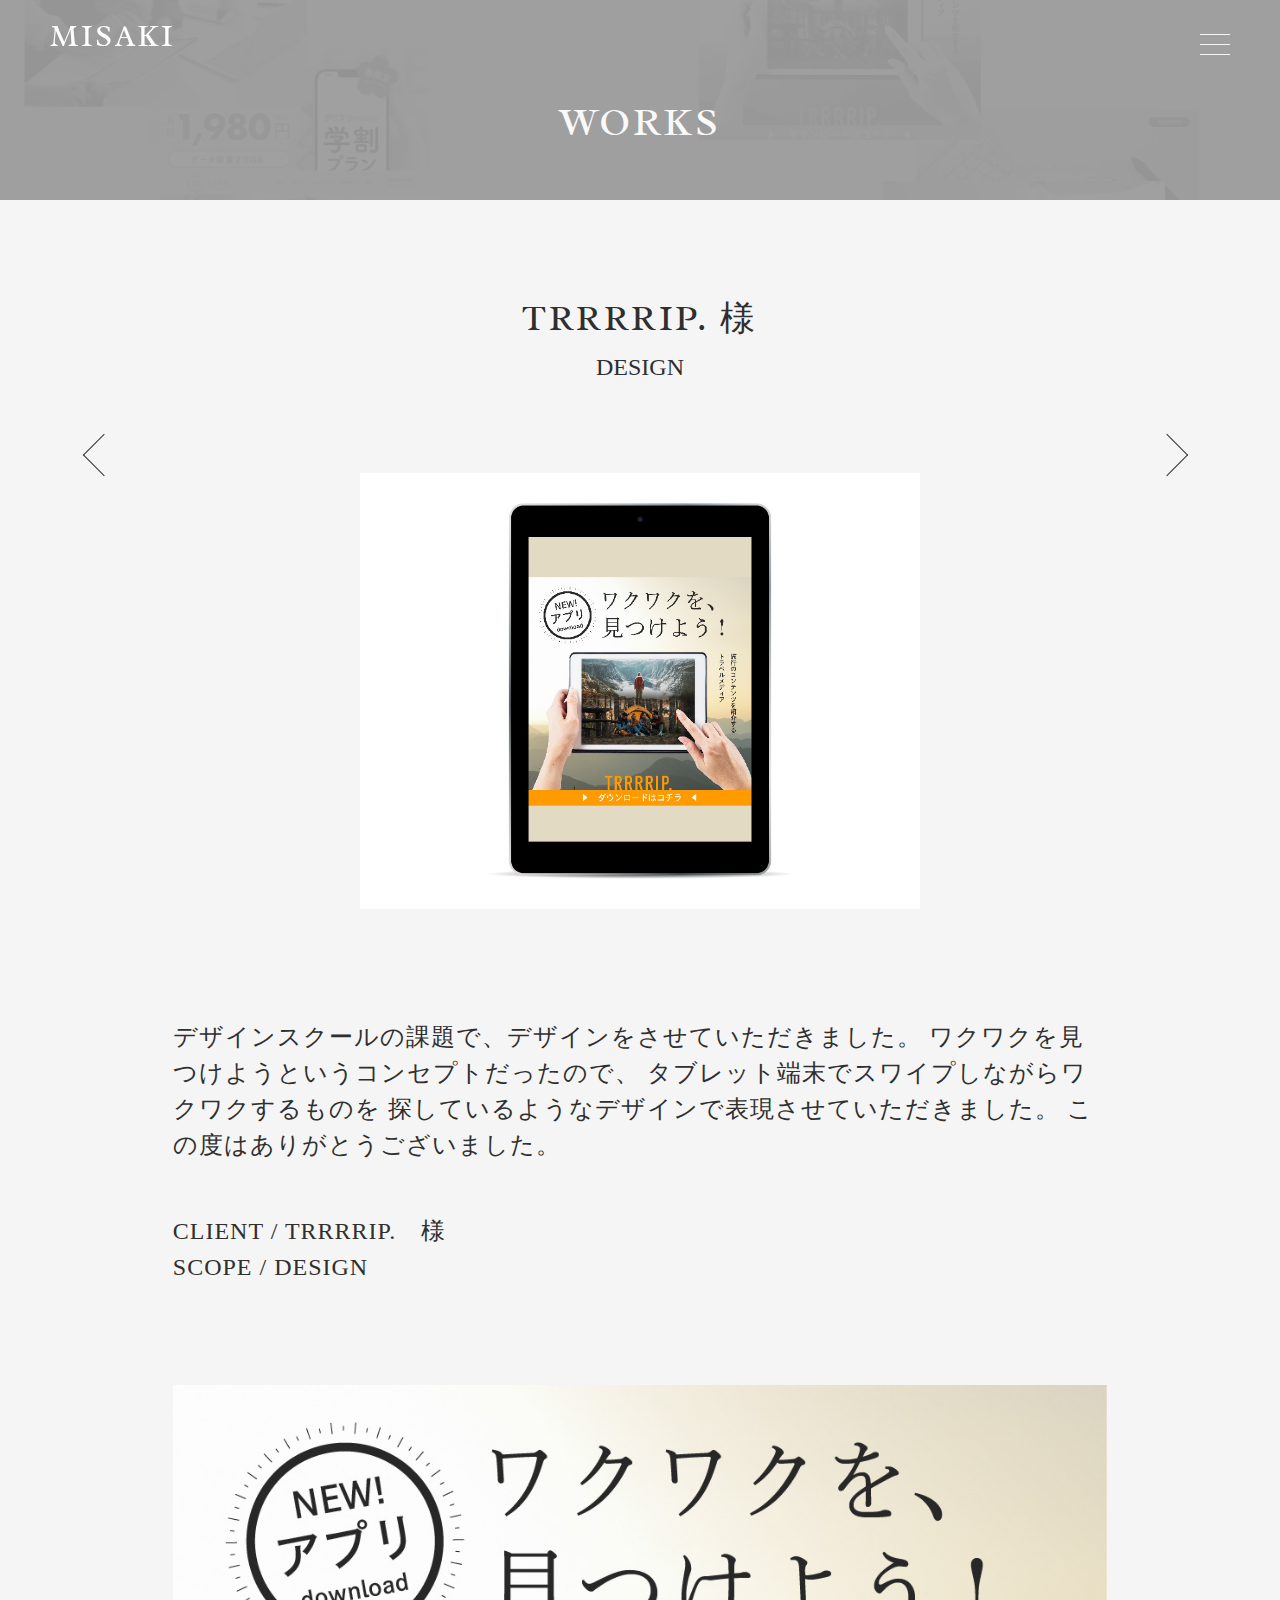
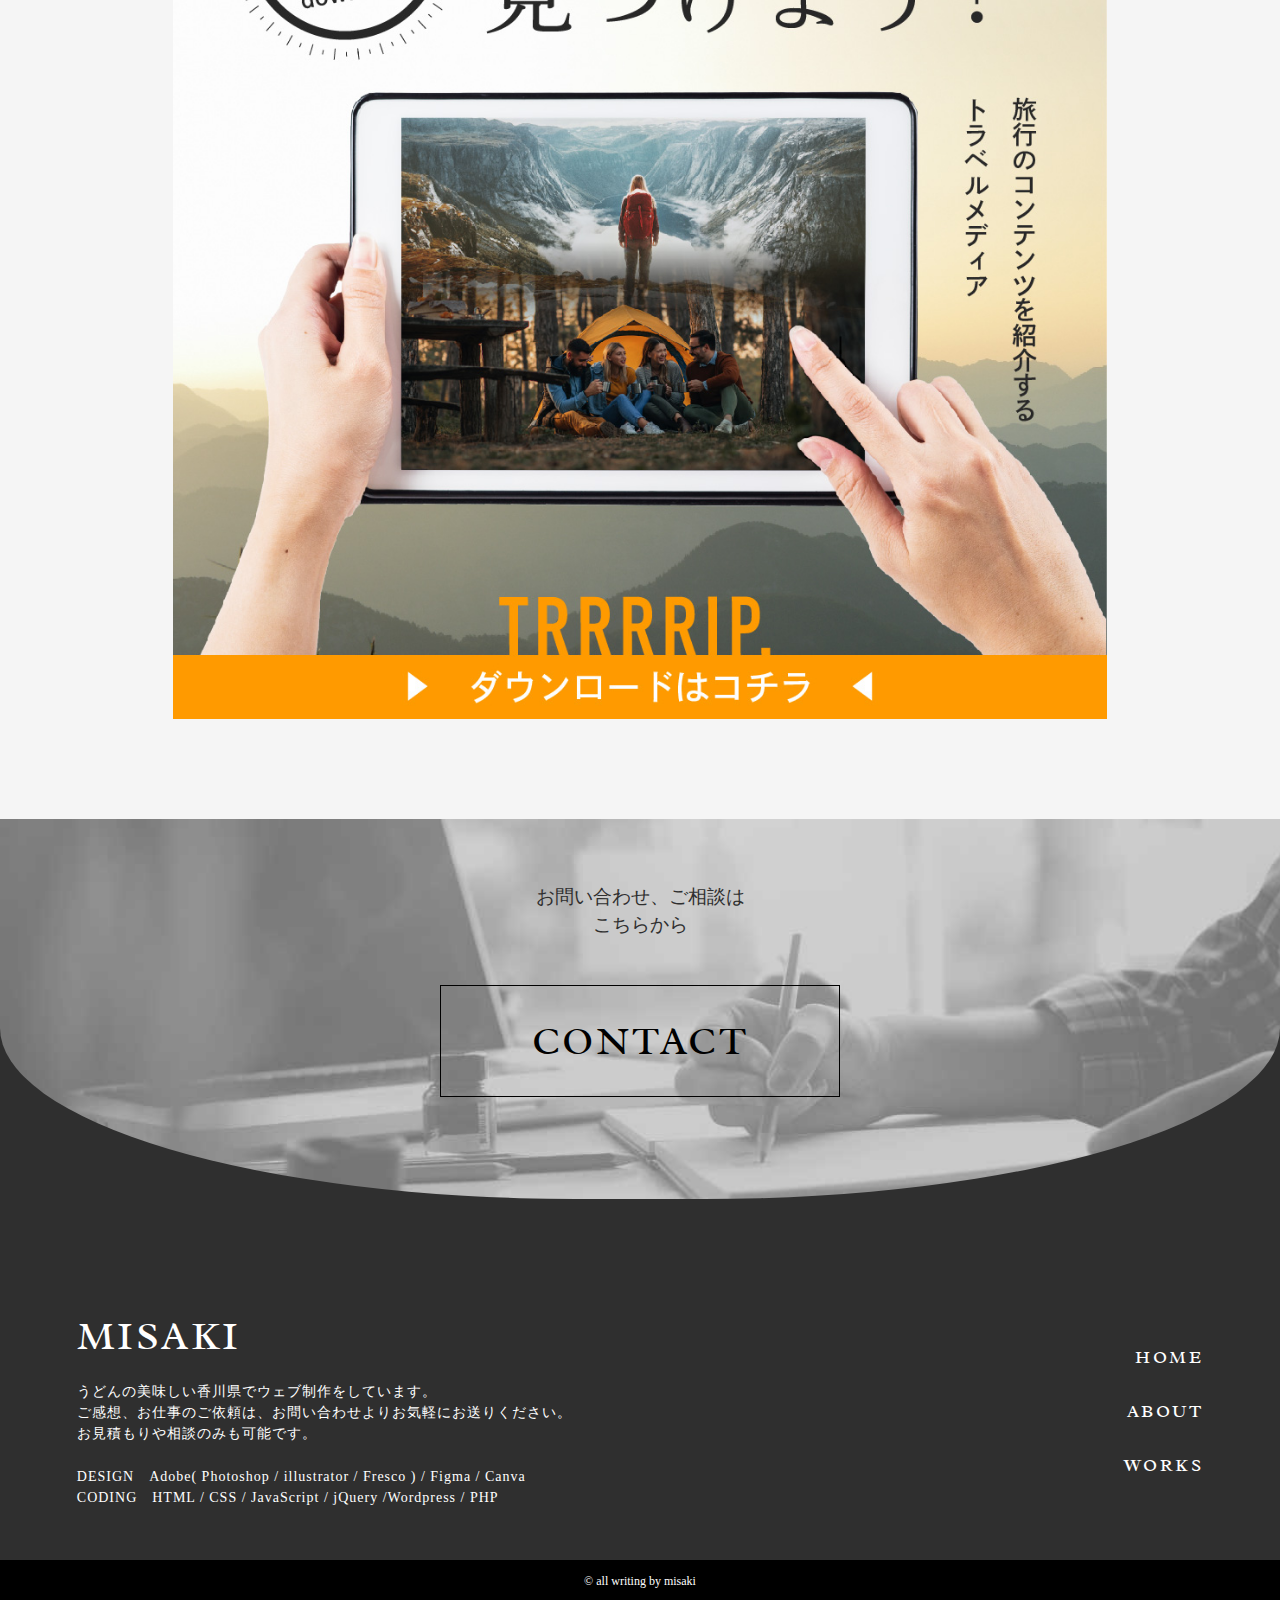
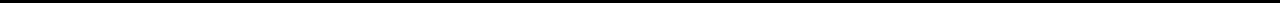
<file: portfolio.code/src/works/work-tr.html>
<!DOCTYPE html>
<html lang="ja">
  <head>
    <meta charset="UTF-8" />
    <meta name="viewport" content="width=device-width, initial-scale=1.0" />
    <title>MISAKI | Works | TRRRRIP. 様</title>
    <meta
      name="description"
      content="お客様との対話を重ね、目的にあったWebサイトを、デザインからWeb制作までこなすMO/CHIのポートフォリオサイトです。"
    />
    <link rel="stylesheet" href="../css/reset.css" />
    <link rel="stylesheet" href="../css/common.css" />
    <link rel="stylesheet" href="../css/style.css" />
    <script src="../js/jquery-3.7.1.min.js"></script>
    <script src="../js/script.js"></script>
    <!-- font -->
    <link rel="preconnect" href="https://fonts.googleapis.com" />
    <link rel="preconnect" href="https://fonts.gstatic.com" crossorigin />
    <link
      href="https://fonts.googleapis.com/css2?family=Radley&display=swap"
      rel="stylesheet"
    />
  </head>
  <body>
    <header id="header">
      <div class="header-inner Logo">
        <h1 class="logo contact"><a href="../index.html">MISAKI</a></h1>
        <!-- hamburger -->
        <!-- 三本線 -->
        <div class="hamburger other"><span></span></div>
        <nav class="header-nav">
          <ul class="nav-list head">
            <li class="nav-item head"><a href="../index.html">HOME</a></li>
            <li class="nav-item head">
              <a href="../index.html#about">ABOUT</a>
            </li>
            <li class="nav-item head">
              <a href="../index.html#works">WORKS</a>
            </li>
            <li class="nav-item head">
              <a href="../contact.html" class="contact-btn contactNav"
                >CONTACT</a
              >
            </li>
          </ul>
        </nav>
      </div>
    </header>

    <main>
      <div class="page-kv js-box">
        <div class="back other">
          <span></span>
        </div>
        <div class="page-inner">
          <h2 class="page-ttl">WORKS</h2>
        </div>
      </div>
      <div class="pointer">
        <a href="work-work.html"><div class="past"></div></a>
        <a href="work-life.html"><div class="next"></div></a>
      </div>
      <section class="works-content-wrap">
        <h3 class="works-ttl">TRRRRIP. 様</h3>
        <p class="works-ttl-sub">DESIGN</p>
        <img
          src="../img/trrrip-lp-main.jpg"
          alt="TRRRRIP.様LP"
          class="works-page-img"
        />
        <div class="works-txt-wrap">
          <p class="works-txt">
            デザインスクールの課題で、デザインをさせていただきました。
            ワクワクを見つけようというコンセプトだったので、
            タブレット端末でスワイプしながらワクワクするものを
            探しているようなデザインで表現させていただきました。
            この度はありがとうございました。
          </p>
          <p class="pic">
            CLIENT / TRRRRIP.　様
            <br />SCOPE / DESIGN
          </p>
          <div class="site-view sp">
            <img
              src="../img/trrrip.jpg"
              alt="TRRRRIP.様LP画面"
              class="works-pc-img one"
            />
          </div>
        </div>
      </section>
    </main>
    <footer id="footer">
      <div class="footer-contact main">
        <div class="footer-contact-txt">
          <p>お問い合わせ、ご相談は <br />こちらから</p>
          <a href="../contact.html" class="contact-btn Footer">CONTACT</a>
        </div>
      </div>
      <div class="footer-inner">
        <div class="footer-content">
          <h1 class="logo">MISAKI</h1>
          <p class="footer-txt">
            うどんの美味しい香川県でウェブ制作をしています。
            <br />
            ご感想、お仕事のご依頼は、お問い合わせよりお気軽にお送りください。
            <br />
            お見積もりや相談のみも可能です。
          </p>
          <p class="skill">
            DESIGN　Adobe( Photoshop / illustrator / Fresco ) / Figma / Canva
            <br />
            CODING　HTML / CSS / JavaScript / jQuery /Wordpress / PHP
          </p>
        </div>
        <div class="footer-list">
          <nav class="footer-nav">
            <ul class="nav-list Footer">
              <li class="nav-item Footer">
                <a href="../index.html">HOME</a>
              </li>
              <li class="nav-item Footer">
                <a href="../index.html#about">ABOUT</a>
              </li>
              <li class="nav-item Footer">
                <a href="../index.html#works">WORKS</a>
              </li>
            </ul>
          </nav>
        </div>
      </div>
      <p class="footer-copy">&copy; all writing by misaki</p>
    </footer>
  </body>
</html>
</file>
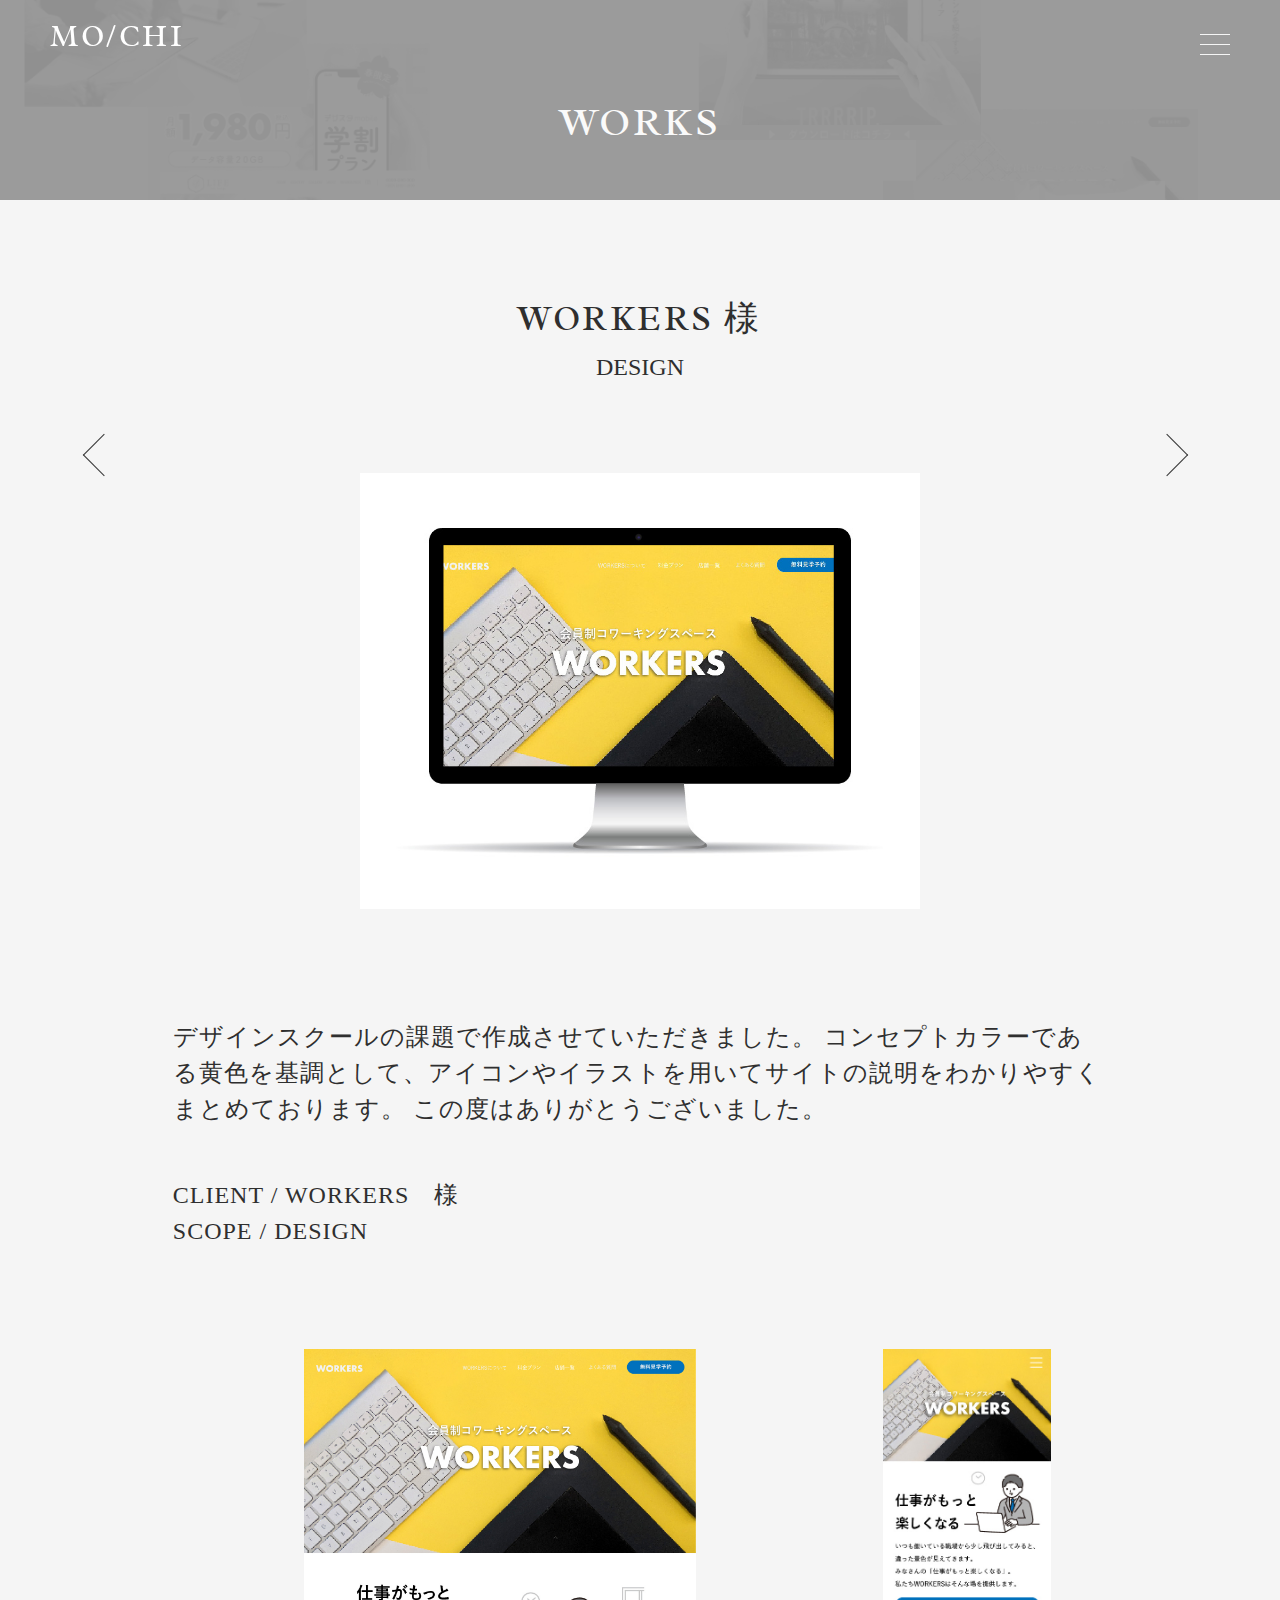
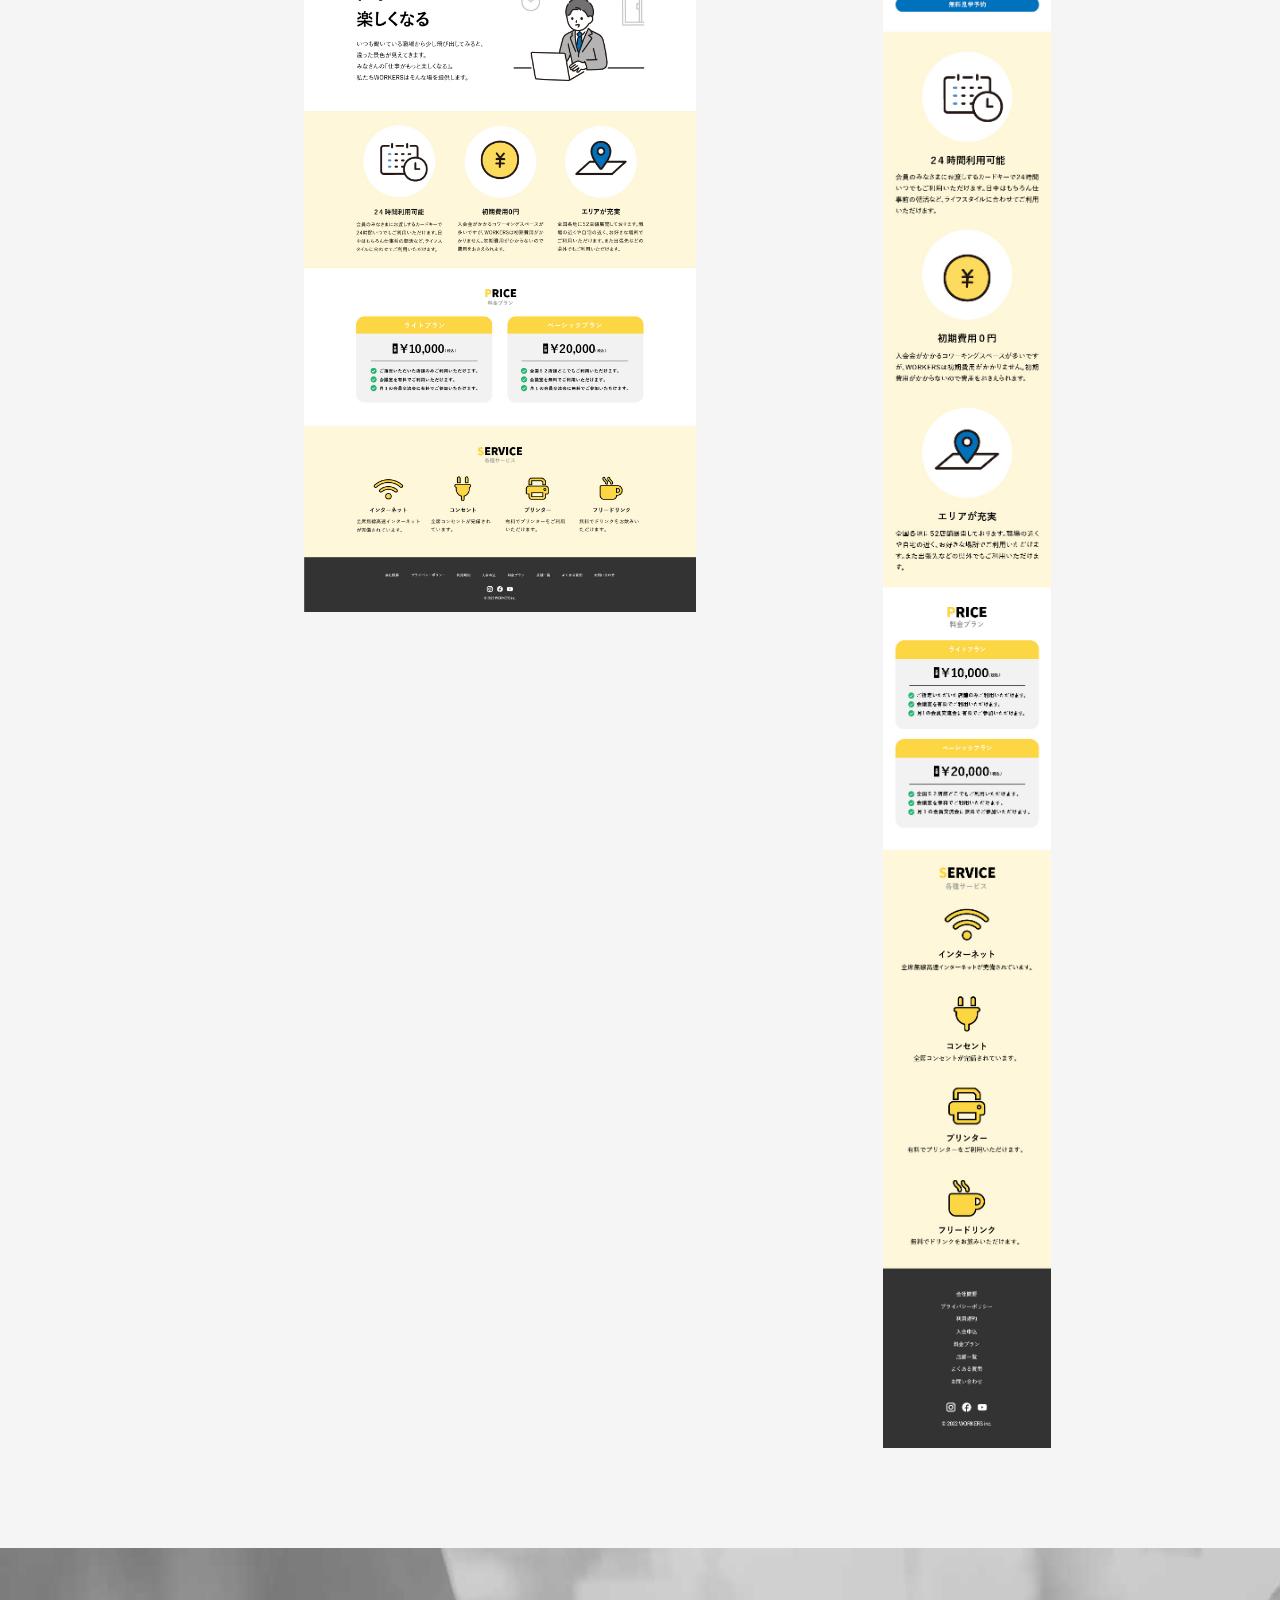
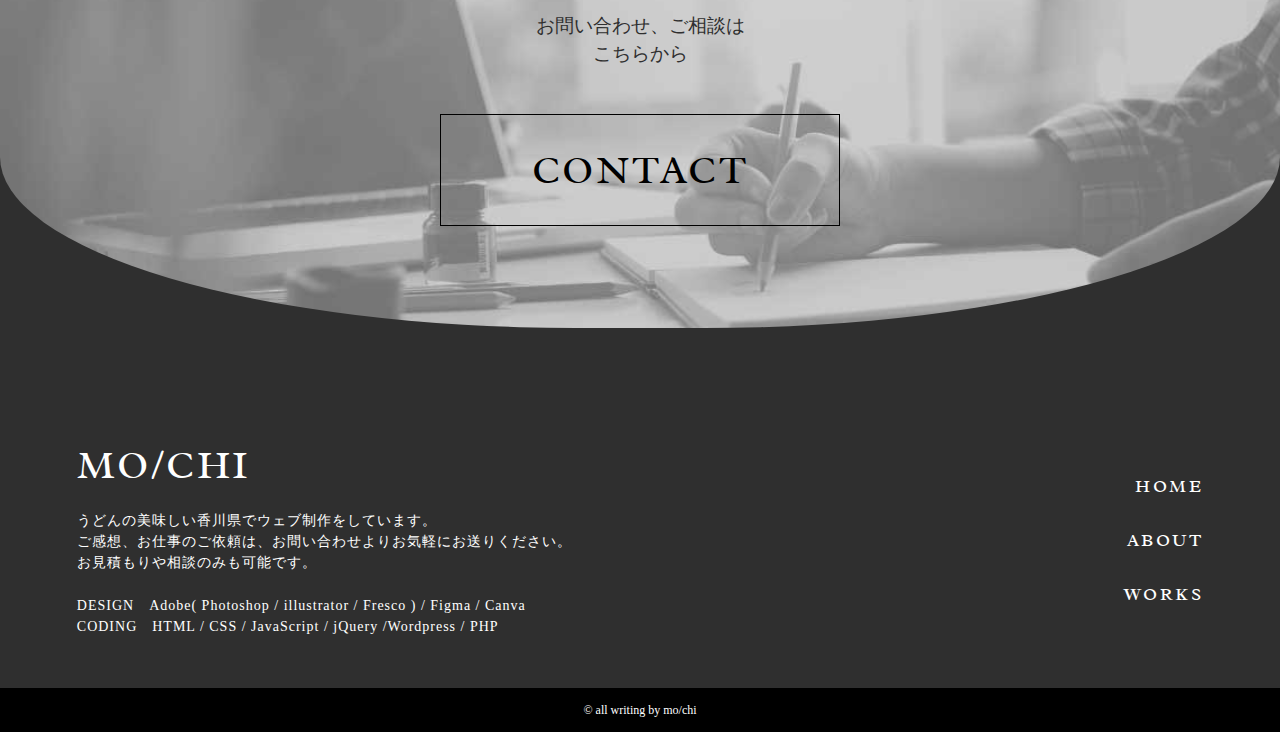
<file: portfolio.code/src/works/work-work.html>
<!DOCTYPE html>
<html lang="ja">
  <head>
    <meta charset="UTF-8" />
    <meta name="viewport" content="width=device-width, initial-scale=1.0" />
    <title>MO/CHI | Works | WORKERS 様</title>
    <meta
      name="description"
      content="お客様との対話を重ね、目的にあったWebサイトを、デザインからWeb制作までこなすMO/CHIのポートフォリオサイトです。"
    />
    <link rel="stylesheet" href="../css/reset.css" />
    <link rel="stylesheet" href="../css/common.css" />
    <link rel="stylesheet" href="../css/style.css" />
    <script src="../js/jquery-3.7.1.min.js"></script>
    <script src="../js/script.js"></script>
    <!-- font -->
    <link rel="preconnect" href="https://fonts.googleapis.com" />
    <link rel="preconnect" href="https://fonts.gstatic.com" crossorigin />
    <link
      href="https://fonts.googleapis.com/css2?family=Radley&display=swap"
      rel="stylesheet"
    />
  </head>
  <body>
    <header id="header">
      <div class="header-inner Logo">
        <h1 class="logo contact"><a href="../index.html">MO/CHI</a></h1>
        <!-- hamburger -->
        <!-- 三本線 -->
        <div class="hamburger other"><span></span></div>
        <nav class="header-nav">
          <ul class="nav-list head">
            <li class="nav-item head"><a href="../index.html">HOME</a></li>
            <li class="nav-item head">
              <a href="../index.html#about">ABOUT</a>
            </li>
            <li class="nav-item head">
              <a href="../index.html#works">WORKS</a>
            </li>
            <li class="nav-item head">
              <a href="../contact.html" class="contact-btn contactNav"
                >CONTACT</a
              >
            </li>
          </ul>
        </nav>
      </div>
    </header>

    <main>
      <div class="page-kv js-box">
        <div class="back other">
          <span></span>
        </div>
        <div class="page-inner">
          <h2 class="page-ttl">WORKS</h2>
        </div>
      </div>
      <div class="pointer">
        <a href="work-dez.html"><div class="past"></div></a>
        <a href="work-tr.html"><div class="next"></div></a>
      </div>
      <section class="works-content-wrap">
        <h3 class="works-ttl">WORKERS 様</h3>
        <p class="works-ttl-sub">DESIGN</p>
        <img
          src="../img/workers-mokku-main.jpg"
          alt="WORKERS様LP"
          class="works-page-img"
        />
        <div class="works-txt-wrap">
          <p class="works-txt">
            デザインスクールの課題で作成させていただきました。
            コンセプトカラーである黄色を基調として、アイコンやイラストを用いてサイトの説明をわかりやすくまとめております。
            この度はありがとうございました。
          </p>
          <p class="pic">
            CLIENT / WORKERS　様
            <br />SCOPE / DESIGN
          </p>
          <div class="site-view">
            <div class="view1">
              <img
                src="../img/workers-lp.jpg"
                alt="WORKERS様PC画面"
                class="works-pc-img"
              />
            </div>

            <div class="view2">
              <img
                src="../img/workers-sp.jpg"
                alt="WORKERS様SP画面"
                class="works-sp-img"
              />
            </div>
          </div>
        </div>
      </section>
    </main>
    <footer id="footer">
      <div class="footer-contact main">
        <div class="footer-contact-txt">
          <p>お問い合わせ、ご相談は <br />こちらから</p>
          <a href="../contact.html" class="contact-btn Footer">CONTACT</a>
        </div>
      </div>
      <div class="footer-inner">
        <div class="footer-content">
          <h1 class="logo">MO/CHI</h1>
          <p class="footer-txt">
            うどんの美味しい香川県でウェブ制作をしています。
            <br />
            ご感想、お仕事のご依頼は、お問い合わせよりお気軽にお送りください。
            <br />
            お見積もりや相談のみも可能です。
          </p>
          <p class="skill">
            DESIGN　Adobe( Photoshop / illustrator / Fresco ) / Figma / Canva
            <br />
            CODING　HTML / CSS / JavaScript / jQuery /Wordpress / PHP
          </p>
        </div>
        <div class="footer-list">
          <nav class="footer-nav">
            <ul class="nav-list Footer">
              <li class="nav-item Footer">
                <a href="../index.html">HOME</a>
              </li>
              <li class="nav-item Footer">
                <a href="../index.html#about">ABOUT</a>
              </li>
              <li class="nav-item Footer">
                <a href="../index.html#works">WORKS</a>
              </li>
            </ul>
          </nav>
        </div>
      </div>
      <p class="footer-copy">&copy; all writing by mo/chi</p>
    </footer>
  </body>
</html>
</file>
<file: portfolio.code/src/css/common.css>
@charset "utf-8";
/* 共通クラス */
html {
  background-color: #f5f5f5;
}

body {
  color: #2f2f2f;
}

.sp {
  display: none;
}

.pc {
  display: block;
}

/* btn */
.contact-btn {
  width: 400px;
  margin: 0 auto;
  padding: 25px 0;
  text-align: center;
  display: block;
}

.contact-btn:hover {
  opacity: 0.6;
}

.contact-btn.contact {
  color: #4a4a4a;
  background-color: #e6e6e6;
  font-size: 36px;
}

.contact-btn.contactNav {
  font-size: 40px;
  color: #4a4a4a;
  background-color: #e6e6e6;
}

.contact-btn.Footer {
  color: #000;
  border: 1px solid #000;
  font-size: 40px;
}

h1,
h2,
h3,
.main-ttl-box p,
.nav-item,
.main-txt,
.contact-btn {
  font-family: "Radley", serif;
  font-weight: 400;
  font-style: normal;
  letter-spacing: 2.5px;
}

.logo {
  font-size: 40px;
}

.logo.contact {
  font-size: 30px;
}

/* loading */
.load {
  background-color: #2f2f2f;
  max-width: 100%;
  width: 100%;
  height: 100vh;
  position: fixed;
  z-index: 9999;
}

#load {
  position: absolute;
  width: 600px;
  height: 36px;
  left: 50%;
  top: 40%;
  margin-left: -300px;
  overflow: visible;
  -webkit-user-select: none;
  -moz-user-select: none;
  -ms-user-select: none;
  user-select: none;
  cursor: default;
}

#load div {
  position: absolute;
  width: 20px;
  height: 36px;
  opacity: 0;
  font-family: Helvetica, Arial, sans-serif;
  animation: move 2s linear infinite;
  -o-animation: move 2s linear infinite;
  -moz-animation: move 2s linear infinite;
  -webkit-animation: move 2s linear infinite;
  transform: rotate(180deg);
  -o-transform: rotate(180deg);
  -moz-transform: rotate(180deg);
  -webkit-transform: rotate(180deg);
  color: #f5f5f5;
}

#load div:nth-child(2) {
  animation-delay: 0.2s;
  -o-animation-delay: 0.2s;
  -moz-animation-delay: 0.2s;
  -webkit-animation-delay: 0.2s;
}
#load div:nth-child(3) {
  animation-delay: 0.4s;
  -o-animation-delay: 0.4s;
  -webkit-animation-delay: 0.4s;
  -webkit-animation-delay: 0.4s;
}
#load div:nth-child(4) {
  animation-delay: 0.6s;
  -o-animation-delay: 0.6s;
  -moz-animation-delay: 0.6s;
  -webkit-animation-delay: 0.6s;
}
#load div:nth-child(5) {
  animation-delay: 0.8s;
  -o-animation-delay: 0.8s;
  -moz-animation-delay: 0.8s;
  -webkit-animation-delay: 0.8s;
}
#load div:nth-child(6) {
  animation-delay: 1s;
  -o-animation-delay: 1s;
  -moz-animation-delay: 1s;
  -webkit-animation-delay: 1s;
}
#load div:nth-child(7) {
  animation-delay: 1.2s;
  -o-animation-delay: 1.2s;
  -moz-animation-delay: 1.2s;
  -webkit-animation-delay: 1.2s;
}

@keyframes move {
  0% {
    left: 0;
    opacity: 0;
  }
  35% {
    left: 41%;
    -moz-transform: rotate(0deg);
    -webkit-transform: rotate(0deg);
    -o-transform: rotate(0deg);
    transform: rotate(0deg);
    opacity: 1;
  }
  65% {
    left: 59%;
    -moz-transform: rotate(0deg);
    -webkit-transform: rotate(0deg);
    -o-transform: rotate(0deg);
    transform: rotate(0deg);
    opacity: 1;
  }
  100% {
    left: 100%;
    -moz-transform: rotate(-180deg);
    -webkit-transform: rotate(-180deg);
    -o-transform: rotate(-180deg);
    transform: rotate(-180deg);
    opacity: 0;
  }
}

@-moz-keyframes move {
  0% {
    left: 0;
    opacity: 0;
  }
  35% {
    left: 41%;
    -moz-transform: rotate(0deg);
    transform: rotate(0deg);
    opacity: 1;
  }
  65% {
    left: 59%;
    -moz-transform: rotate(0deg);
    transform: rotate(0deg);
    opacity: 1;
  }
  100% {
    left: 100%;
    -moz-transform: rotate(-180deg);
    transform: rotate(-180deg);
    opacity: 0;
  }
}

@-webkit-keyframes move {
  0% {
    left: 0;
    opacity: 0;
  }
  35% {
    left: 41%;
    -webkit-transform: rotate(0deg);
    transform: rotate(0deg);
    opacity: 1;
  }
  65% {
    left: 59%;
    -webkit-transform: rotate(0deg);
    transform: rotate(0deg);
    opacity: 1;
  }
  100% {
    left: 100%;
    -webkit-transform: rotate(-180deg);
    transform: rotate(-180deg);
    opacity: 0;
  }
}

@-o-keyframes move {
  0% {
    left: 0;
    opacity: 0;
  }
  35% {
    left: 41%;
    -o-transform: rotate(0deg);
    transform: rotate(0deg);
    opacity: 1;
  }
  65% {
    left: 59%;
    -o-transform: rotate(0deg);
    transform: rotate(0deg);
    opacity: 1;
  }
  100% {
    left: 100%;
    -o-transform: rotate(-180deg);
    transform: rotate(-180deg);
    opacity: 0;
  }
}

/* header */

.header {
  max-width: 100%;
  width: 100%;
  height: 100px;
  background: linear-gradient(0deg, rgba(245, 245, 245, 0), #f5f5f5 100%);
  position: fixed;
  top: 0;
  z-index: 999;
}

.header-inner {
  width: 100%;
  padding: 30px;
  z-index: 2;
  display: flex;
  align-items: center;
}

.header-inner.Logo {
  color: #fff;
  display: flex;
  align-items: center;
  justify-content: space-between;
  padding: 20px 50px;
  position: absolute;
  /* top: 20px; */
  right: 0;
}

.hamburger {
  display: block;
  width: 30px;
  height: 30px;
  position: absolute;
  top: 30px;
  right: 30px;
  cursor: pointer;
  z-index: 9999;
}

.hamburger.other {
  position: fixed;
  /* top: 20px; */
  right: 50px;
}

.hamburger span {
  position: absolute;
  content: "";
  width: 30px;
  height: 0.8px;
  background-color: #333333;
  top: 14px;
  z-index: 10;
  transition: 0.3s;
}

.hamburger span::before,
.hamburger span::after {
  position: absolute;
  content: "";
  width: 30px;
  height: 0.8px;
  background-color: #333333;
  transition: 0.3s;
}

.hamburger span::before {
  top: -10px;
}
.hamburger span::after {
  bottom: -10px;
}

/* 三本線を×印に */
.open span,
.hamburger.hamColor.open span,
.hamburger.other.open.hamColor span,
.hamburger.other.hamScroll.open.hamColor span,
.hamburger.other.open span {
  background-color: transparent;
}

.open span::before {
  transform: rotate(-45deg);
  top: 0;
  background-color: #fff;
}
.open span::after {
  transform: rotate(45deg);
  bottom: 0;
  background-color: #fff;
}

.hamburger.open.hamColor span::before,
.hamburger.open.hamColor span::after {
  background-color: #fff;
  transition: color 0.1s ease-out;
}

.hamburger.other span,
.hamburger.other span::before,
.hamburger.other span::after {
  background-color: #f5f5f5;
}

.hamburger.other.hamScroll span,
.hamburger.other.hamScroll span::before,
.hamburger.other.hamScroll span::after {
  background-color: #333333;
  transition: color 0.1s ease-out;
}

.hamburger.other.hamScroll.open.hamColor span::before,
.hamburger.other.hamScroll.open.hamColor span::after {
  background-color: #fff;
}
.open.hamburger.other.hamScroll span {
  background-color: transparent;
}
.open.hamburger.other.hamScroll span::before,
.open.hamburger.other.hamScroll span::after {
  background-color: #fff;
}

/* nav */

.header-nav {
  display: none;
}

.header-nav {
  position: fixed;
  top: 0;
  left: 0;
  background-color: #000000e6;
  max-width: 100%;
  width: 100%;
  height: 100vh;
  z-index: 9990;
}

.nav-list.head {
  display: flex;
  flex-direction: column;
  justify-content: center;
  align-items: center;
  width: 100%;
  height: 100vh;
  gap: 10%;
}

.nav-item.head {
  color: #fff;
  font-size: 40px;
}

.nav-item.Footer {
  font-size: 18px;
  margin: 4.8% 0;
}

/* pointer */
.pointer {
  width: 85%;
  /* padding: 0 5%; */
  margin: 0 auto;
  display: flex;
  align-items: center;
  justify-content: space-between;
  position: fixed;
  top: 10px;
  right: 0;
  left: 0;
  bottom: 0;
}
.past {
  position: relative;
  padding-left: 25px;
}

.past::before {
  content: "";
  margin: auto;
  position: absolute;
  top: 0;
  bottom: 0;
  right: 2px;
  width: 30px;
  height: 30px;
  border-top: 1.5px solid #333333;
  border-right: 1.5px solid #333333;
  transform: rotate(-135deg);
}

.next {
  position: relative;
  padding-left: 25px;
}

.next::before {
  content: "";
  margin: auto;
  position: absolute;
  top: 0;
  bottom: 0;
  right: 2px;
  width: 30px;
  height: 30px;
  border-top: 1.5px solid #333333;
  border-right: 1.5px solid #333333;
  transform: rotate(45deg);
}

/* footer */
#footer {
  max-width: 100%;
  background-color: #2f2f2f;
  position: relative;
}

.footer-contact {
  border-radius: 0 0 45% 45%;
  padding: 5% 0 8%;
}

.footer-contact.main {
  background-image: url(../img/monokuro-footer.jpg);
  background-size: cover;
}

.footer-contact-txt p {
  font-size: 19px;
  margin-bottom: 3.5%;
}

.footer-inner {
  display: flex;
  align-items: center;
  margin-top: 5%;
  color: #fff;
  padding: 4% 6%;
}

.footer-inner.thank {
  margin-top: 0;
  padding-top: 50px;
}

.footer-content,
.footer-list {
  width: 50%;
}

.footer-contact,
.footer-copy {
  text-align: center;
}

.footer-content {
  text-align: left;
}

.footer-list {
  text-align: right;
}

.footer-txt,
.skill {
  font-size: 14px;
  letter-spacing: 1px;
}

.footer-txt {
  margin: 4% 0;
}

.footer-copy {
  color: #fff;
  font-size: 12px;
  background-color: #000;
  padding: 1% 0;
}

/* fade in */

.js-box {
  display: none;
}

.js-fade {
  opacity: 0;
  visibility: hidden;
  transform: translateY(-50px);
  transition: opacity 1s, visibility 1s, transform 1s;
}
.scroll {
  opacity: 1;
  visibility: visible;
  transform: translateY(0px);
}

.js-fade-side {
  opacity: 0;
  visibility: hidden;
  transform: translateX(-50px);
  transition: opacity 0.5s, visibility 4s, transform 1s;
}
.js-fade-side.scroll {
  opacity: 1;
  visibility: visible;
  transform: translateX(0px);
}

/* back */
/* concept */
.concept-inner {
  color: #fff;
  background-color: #333333e6;
  max-width: 100%;
  height: auto;
  margin: 0 auto;
  padding: 10% 0;
  position: relative;
  z-index: 20;
}
/* other */
.page-kv {
  max-width: 100%;
  padding: 100px 0;
  text-align: center;
  overflow: hidden;
  position: relative;
}

.thanks-wrapper {
  max-width: 100%;
  height: 100vh;
  padding: 100px 0;
  overflow: hidden;
  position: relative;
}

.page-inner {
  background-color: #333333e6;
  width: 100%;
  position: absolute;
  top: 0;
  left: 0;
  padding: 100px 0;
  z-index: 1;
}

/* thanks */
.page-inner.thanks-page {
  background-color: #333333c8;
  /* position: relative; */
  padding: 0;
  height: 80%;
  /* border-radius: 0 0 20% 20%; */
}

/* 背景の動き */
@keyframes scroll-anime {
  from {
    transform: translateX(-100%);
  }
  to {
    transform: translateX(100%);
  }
}
.back span {
  width: 100%;
  height: 80vw;
  background-image: url(../img/back-c.png);
  background-repeat: repeat-x;
  background-size: 100% auto;
  background-position: center;
  position: absolute;
  top: 0;
  left: 0;
  animation: scroll-anime 13s linear infinite;
}

.back.other span {
  width: 100%;
  height: 50vw;
  background-image: url(../img/back-c.png);
  background-repeat: repeat-x;
  background-size: 100% auto;
  background-position: center;
  position: absolute;
  top: 0;
  left: 0;
  animation: scroll-anime 13s linear infinite;
}

.back.thanks-page span {
  height: 80%;
}

.back::before {
  content: "";
  width: 100%;
  height: 50vw;
  position: absolute;
  top: 0;
  left: 0;
  background-image: url(../img/back-u.png);
  background-repeat: repeat-x;
  background-size: 100% auto;
  background-position: top;
  animation: scroll-anime 18s linear infinite;
}

.back.other::before {
  content: "";
  height: 30vw;
  background-size: 100% auto;
}

.back.thanks-page::before {
  content: "";
  height: 100vh;
  background-size: 100% auto;
}

.back::after {
  content: "";
  max-width: 100%;
  width: 100%;
  height: 50vw;
  position: absolute;
  bottom: 30%;
  left: 0;
  background-image: url(../img/back-d.png);
  background-repeat: repeat-x;
  background-size: 100% auto;
  background-position: bottom;
  animation: scroll-anime 20s linear infinite;
}

.back.other::after {
  content: "";
  height: 30vw;
  background-size: 100% auto;
}
.back.thanks-page::after {
  content: "";
  height: 80%;
  background-size: 100% auto;
  bottom: 20%;
}

/* sp */

@media screen and (max-width: 1100px) {
  .back span {
    height: 100%;
  }

  .back::before {
    height: 100%;
  }

  .back::after {
    height: 100%;
  }

  .contact-btn {
    width: 250px;
    padding: 10px 0;
  }
  /* btn */
  .contact-btn.contact {
    font-size: 20px;
  }

  .contact-btn.contactNav {
    font-size: 24px;
  }

  .contact-btn.Footer {
    font-size: 20px;
  }
}

@media screen and (max-width: 768px) {
  .sp {
    display: block;
  }

  .pc {
    display: none;
  }

  .logo {
    font-size: 32px;
  }

  /* header */
  .header-inner.__logo {
    padding: 30px;
  }

  /* hamburger */
  .hamburger,
  .hamburger span,
  .hamburger span::before,
  .hamburger span::after {
    width: 25px;
  }

  /* nav */
  .nav-item.head {
    font-size: 24px;
  }

  /* pointer */
  .pointer {
    width: 90%;
  }

  .past::before {
    width: 20px;
    height: 20px;
    border-top: 0.5px solid #333333;
    border-right: 0.5px solid #333333;
  }

  .next::before {
    width: 20px;
    height: 20px;
    border-top: 0.5px solid #333333;
    border-right: 0.5px solid #333333;
  }

  /* footer */
  .footer-contact {
    padding: 10% 0 15%;
    border-radius: 0 0 40% 40%;
  }

  .footer-contact-txt p {
    font-size: 14px;
  }

  .footer-inner {
    flex-direction: column;
    align-items: baseline;
    margin-top: 15%;
    padding: 4% 6% 20%;
  }

  .footer-content,
  .footer-list {
    width: 100%;
  }

  .footer-content::after {
    content: "";
    border-bottom: 1px solid #fff;
    display: block;
    width: 70%;
    margin: 50px 0;
  }

  .footer-list {
    text-align: start;
  }
}
</file>
<file: portfolio.code/src/css/style.css>
@charset "utf-8";

/* main visual */
.mv {
  max-width: 100%;
  width: 100%;
  height: 100vh;
  text-align: center;
  /* padding-top: 6%; */
  /* margin-bottom: 10%; */
}
@media screen and (max-width: 1200px) {
  .mv {
    padding-top: 20%;
  }
}
@media screen and (max-width: 1024px) {
  .mv {
    padding-top: 30%;
  }
}
@media screen and (max-width: 768px) {
  .mv {
    padding-top: 45%;
  }
}

.mv-ttl {
  width: 100%;
  height: auto;
  position: absolute;
  top: 50%;
  left: 50%;
  transform: translateX(-50%) translateY(-50%);
}

.main-ttl-box {
  font-size: 40px;
  line-height: 1.5;
  margin-bottom: 20px;
}

.main-ttl {
  font-size: 60px;
  word-spacing: 10px;
  margin-top: 2%;
}

.main-txt {
  font-size: 45px;
  margin-top: 20px;
}

/* g-sap */
.mvBox {
  /* height: 300px; */
  display: grid;
  place-items: center;
}

.container {
  display: flex;
  align-items: center;
  gap: 32px;
}
.rect {
  width: 20%;
  height: 100px;
  object-fit: cover;
  display: block;
}

/* fade-out */
/* .fade-out {
  opacity: 0;
} */

/*  */
/* .mv-img {
  padding: 20px;
  height: 500px;
  width: 100%;
  perspective: 1000px;
  overflow: hidden;
  display: flex;
  flex-direction: column;
  align-items: center;
  margin: 0 auto;
}
.mv-img > * {
  flex: 0 0 auto;
}
.mv-img figure {
  margin: 0;
  width: 300px;
  height: auto;
  transform-style: preserve-3d;
  transition: transform 1s;
  transform-origin: 50% 50% -482.8427124746px;
}
.mv-img figure img {
  width: 100%;
  box-sizing: border-box;
  padding: 0 40px;
} */
/* .mv-img figure img:not(:first-of-type) {
  position: absolute;
  left: 0;
  top: 0;
  transform-origin: 50% 50% -482.8427124746px;
} */
/* .mv-img figure img:nth-child(2) {
  transform: rotateY(5.085398rad) translateZ(50px);  */
/* 画像同士の間隔を調整 */
/* }
.mv-img figure img:nth-child(3) {
  transform: rotateY(3.770796rad) translateZ(100px);  */
/* 画像同士の間隔をさらに調整 */
/* }
.mv-img figure img:nth-child(4) {
  transform: rotateY(1.256194rad) translateZ(50px);  */
/* 画像同士の間隔を調整 */
/* }
.mv-img figure img:nth-child(5) {
  transform: rotateY(2.541593rad) translateZ(100px);  */
/* 画像同士の間隔をさらに調整 */
/* }

.mv-img nav {
  display: flex;
  justify-content: center;
  margin: 20px 0 0;
}
.mv-img nav button {
  flex: 0 0 auto;
  margin: 0 5px;
  cursor: pointer;
  color: #333;
  background: none;
  border: 1px solid;
  letter-spacing: 1px;
  padding: 5px 10px;
}

@media screen and (max-width: 1260px) {
  .mv-img {
    perspective: 500px;
    height: 500px;
  }
  .mv-img figure {
    width: 400px;
  }
} */

/* concept */
.concept {
  max-width: 100%;
  position: relative;
  overflow: hidden;
}

.concept-inner {
  line-height: 2;
}

.concept-txt-box {
  width: 80%;
  margin: 0 auto;
  text-align: center;
}

.concept-txt {
  font-size: 21px;
  letter-spacing: 2px;
  margin-bottom: 2%;
}

.contact-txt {
  margin: 6% auto 70px;
  letter-spacing: 2px;
  font-size: 21px;
}

/* works */
#works {
  max-width: 98%;
  margin: 13% auto;
}

.works-list {
  display: flex;
  align-items: center;
  flex-wrap: wrap;
  gap: 5px;
  width: 100%;
}
@media screen and (max-width: 1100px) {
  .works-list {
    gap: 3px;
  }
}

/* 画像にフィルターをかける */
.works-item {
  width: 33%;
  transition: 0.2s linear;
  filter: grayscale(100%);
  /* フィルター色をこれで調整 */
}
/* ホバー時にフィルターを解除 */
.works-item:hover {
  filter: none;
}

/* works page */
#works a {
  opacity: 1;
}
.works-content-wrap {
  max-width: 73%;
  margin: 100px auto;
}

.works-ttl,
.works-ttl-sub {
  text-align: center;
}

.works-ttl {
  font-size: 35px;
  margin-bottom: 10px;
}
.works-ttl-sub {
  font-size: 24px;
  margin-bottom: 88px;
}

.works-content-wrap img {
  width: 60%;
  margin: 0 auto;
}

.works-txt-wrap {
  font-size: 24px;
  letter-spacing: 1px;
  margin-top: 110px;
}

.pic {
  margin: 50px 0 100px;
}

.site-view {
  margin: 0 auto;
  display: flex;
  /* gap: 10px; */
  width: 100%;
}

.site-view img {
  object-fit: cover;
}

.view1 {
  width: 70%;
}
.view2 {
  width: 30%;
}

.works-pc-img,
.works-pc-img.one,
.works-sp-img {
  width: 100%;
}

/* about */
#about {
  background-color: #404243;
  max-width: 100%;
  height: 37%;
  margin: 13% auto 0;
}
.about-wrap {
  display: flex;
  align-items: center;
}

.about-ttl-box {
  font-size: 36px;
  color: #fff;
  background-image: url(../img/monokuro-about.jpg);
  background-size: cover;
  padding: 15% 0 15%;
  width: 50%;
  height: auto;
  text-align: center;
  letter-spacing: 5px;
}

.about-ttl-sub {
  font-size: 30px;
}

.about-txt-box {
  color: #fff;
  width: 50%;
  /* text-wrap: wrap; */
  padding: 0 4%;
}

.about-txt-box p {
  font-size: 16px;
  letter-spacing: 2px;
  margin-bottom: 20px;
}

/* service */
.service {
  background-color: #fff;
}

.service-wrap {
  max-width: 73%;
  margin: 0 auto;
  padding: 13% 0;
}
.service-ttl {
  font-size: 48px;
  text-align: center;
  margin-bottom: 80px;
}

.service-ttl::before {
  content: "できること";
  display: block;
  font-size: 12px;
}

.service-content-list {
  margin: 0 auto;
  display: flex;
  align-items: start;
  justify-content: space-between;
}

.service-item {
  text-align: center;
  width: 24.6%;
}

.service-item-ttl {
  font-size: 18px;
  letter-spacing: 3px;
  margin: 2.2% 0 1.9%;
}

.service-icon {
  width: 150px;
  object-fit: cover;
  margin: 0 auto;
}

.service-txt {
  text-align: start;
  letter-spacing: 2px;
}

/* contact */
.contact-txt__contact {
  font-size: 21px;
  text-align: center;
  margin: 6% 0;
}

/* contact-form */
.form {
  max-width: 60%;
  margin: 80px auto;
}

.form-item {
  margin: 0 auto;
  padding-top: 24px;
  padding-bottom: 24px;
  width: 100%;
}

.form-item-label {
  letter-spacing: 0.05em;
  font-weight: bold;
  font-size: 18px;
  width: 100%;
}

.form-item-label.isMsg {
  margin-top: 8px;
  margin-bottom: auto;
}

.form-item-input {
  border: 1px solid #fff;
  height: 48px;
  width: 100%;
  background: #fff;
  font-size: 18px;
}

.form-item-textarea {
  border: 1px solid #fff;
  height: 300px;
  width: 100%;
  background: #fff;
  font-size: 18px;
}

.form-btn {
  font-weight: bold;
  font-size: 21px;
  letter-spacing: 0.05em;
  color: #fff;
  background: #2f2f2f;
  width: 100%;
  margin: 100px auto;
  padding-top: 20px;
  padding-bottom: 20px;
  display: block;
}

/* answer */
.answer {
  color: #7b7777;
  text-decoration: underline;
}

.answer-wrap {
  max-width: 1000px;
  margin: 100px auto;
  padding: 8%;
}

.answer-wrap::before {
  content: "";
  border-top: 1px solid #2f2f2f;
  width: 100%;
  margin-bottom: 100px;
  display: block;
}

.answer-ttl {
  font-size: 23px;
}

.answer-ttl::before {
  content: "";
  border-left: 3px solid #2f2f2f;
  margin-right: 20px;
}

.page-ttl {
  font-size: 40px;
  color: #fff;
  text-align: center;
  margin: 0 auto;
}

/* アコーディオン */
.answer-content,
.answer-accordion {
  max-width: 1024px;
  margin: 0 auto;
}

.answer-icon {
  font-size: 30px;
}
.accordion_header {
  font-size: 16px;
  letter-spacing: 2px;
  text-decoration: underline 1px;
  padding: 20px 0;
  cursor: pointer;
  transition-duration: 0.2s;
}

.accordion_header:hover {
  opacity: 0.8;
}

.accordion_inner {
  font-size: 16px;
  letter-spacing: 2px;
  display: none;
  padding: 10px 0;
  box-sizing: border-box;
}

.answer-txt.in {
  margin-top: 10px;
}

/* thanks */
.thanks {
  background: #2f2f2f;
}

.thanks-wrap {
  max-width: 1200px;
  width: 100%;
  margin: 15% auto;
  color: #fff;
  padding: 0 4%;
  /* border-radius: 0 0 15% 15%; */
}

.thanks-ttl {
  font-size: 60px;
  margin-bottom: 80px;
}

.thanks-txt {
  font-size: 18px;
  margin-bottom: 20px;
  letter-spacing: 2px;
}

.thanks-txt.top {
  margin-bottom: 50px;
}

.thanks-txt.p {
  margin-bottom: 100px;
}

/* sp */
@media screen and (max-width: 1180px) {
  .concept-txt-box {
    text-align: start;
  }
  .container {
    gap: 10px;
  }
  .main-txt {
    margin-top: 40px;
  }

  .main-txt.sp {
    display: block;
  }
  .service-item {
    width: 30%;
  }
}
@media screen and (max-width: 930px) {
  /* about */
  #about {
    height: auto;
  }

  .about-wrap {
    flex-direction: column;
    align-items: normal;
  }

  .about-ttl-box {
    font-size: 30px;
    width: 100%;
    /* height: 260px; */
  }
  .about-ttl-sub {
    font-size: 20px;
  }

  .about-txt-box {
    width: 100%;
    padding: 10% 5%;
  }

  .about-txt-box p {
    font-size: 14px;
    margin-bottom: 30px;
  }
}

@media screen and (max-width: 768px) {
  .main-ttl {
    font-size: 30px;
  }

  .container {
    gap: 10px;
  }

  .main-ttl-box,
  .main-txt {
    font-size: 24px;
  }

  .main-txt {
    margin-top: 30px;
  }

  /* concept */
  .concept-ttl {
    font-size: 14px;
    margin: 5% auto 15%;
  }

  .concept-txt {
    font-size: 13px;
    margin-bottom: 30px;
  }

  .contact-txt {
    font-size: 12px;
    margin: 10% auto 10%;
  }

  /* works */
  #works {
    max-width: 100%;
    margin: 13% auto 0;
  }

  .works-list {
    align-items: normal;
  }

  .works-item {
    width: 49%;
    /* margin: 0 auto; */
  }

  /* works-page */
  .works-content-wrap img {
    width: 80%;
  }
  .works-ttl {
    font-size: 20px;
  }

  .works-ttl-sub {
    font-size: 15px;
    margin-bottom: 50px;
  }

  .works-page-img img {
    width: 90%;
  }

  .works-txt-wrap {
    font-size: 15px;
    margin-top: 70px;
  }

  .pic {
    margin: 50px 0;
  }

  /* service */
  .service-wrap {
    padding: 20% 0;
  }
  .service-ttl {
    font-size: 36px;
  }

  .service-ttl::before {
    font-size: 18px;
  }

  .service-content-list {
    flex-direction: column;
    gap: 60px;
  }
  .service-item {
    width: 100%;
  }

  /* contact */
  .contact-txt__contact {
    font-size: 16px;
  }

  /* form */
  .form {
    max-width: 80%;
  }

  .form-item-label {
    max-width: 100%;
    font-size: 14px;
  }
  .form-item-label.isMsg {
    margin-top: 0;
  }

  .form-item-input {
    margin-top: 18px;
    height: 40px;
    flex: inherit;
    font-size: 15px;
  }

  .form-item-textarea {
    margin-top: 18px;
    margin-left: 0;
    height: 200px;
    flex: inherit;
    font-size: 15px;
  }

  .form-btn {
    margin-top: 24px;
    padding: 8px 0;
    font-size: 14px;
  }

  /* answer */
  .answer-ttl {
    font-size: 20px;
  }

  .answer-content,
  .answer-accordion {
    max-width: 100%;
  }

  .answer-icon {
    font-size: 25px;
  }

  .accordion_header {
    font-size: 16px;
  }

  .accordion_inner {
    font-size: 15px;
  }

  /* thanks page */

  .thanks-wrap {
    max-width: 100%;
    padding: 20% 50px 10%;
  }

  .thanks-ttl {
    font-size: 36px;
  }

  .thanks-txt {
    font-size: 14px;
  }
}
</file>
